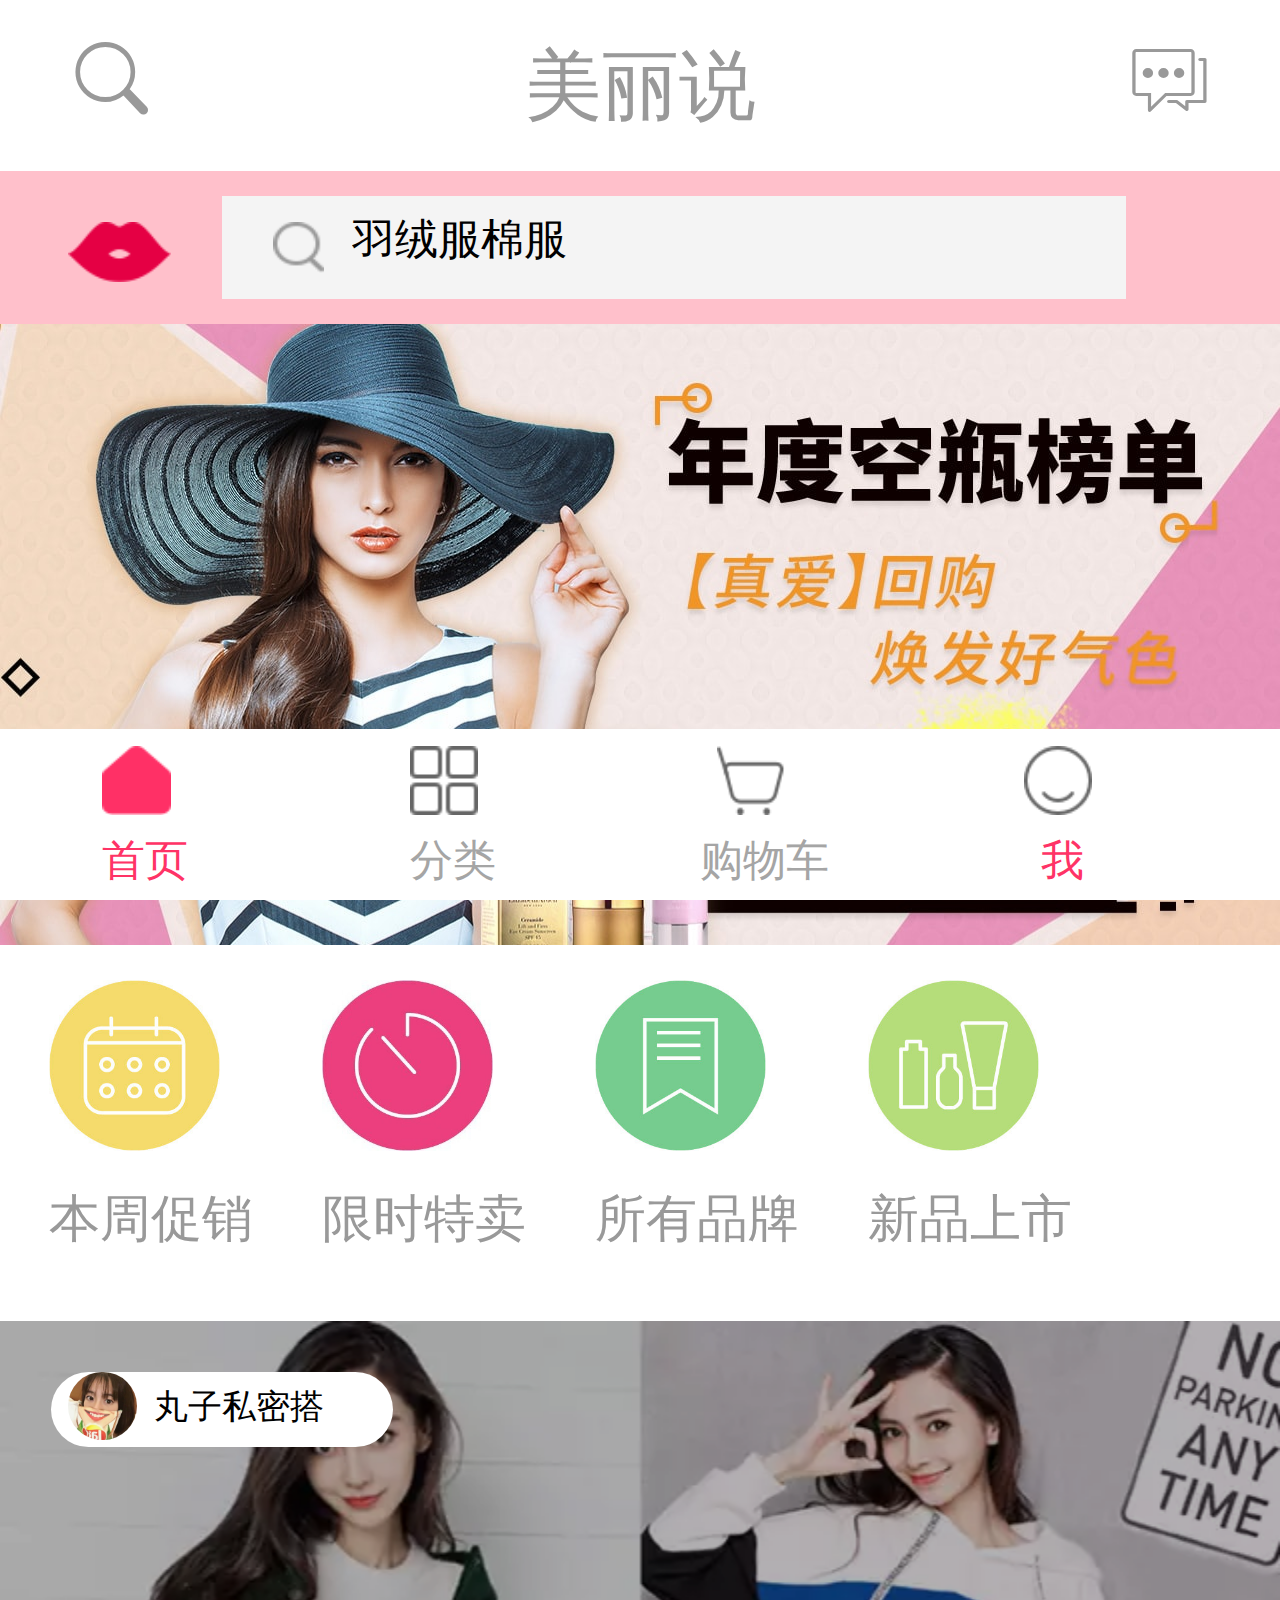
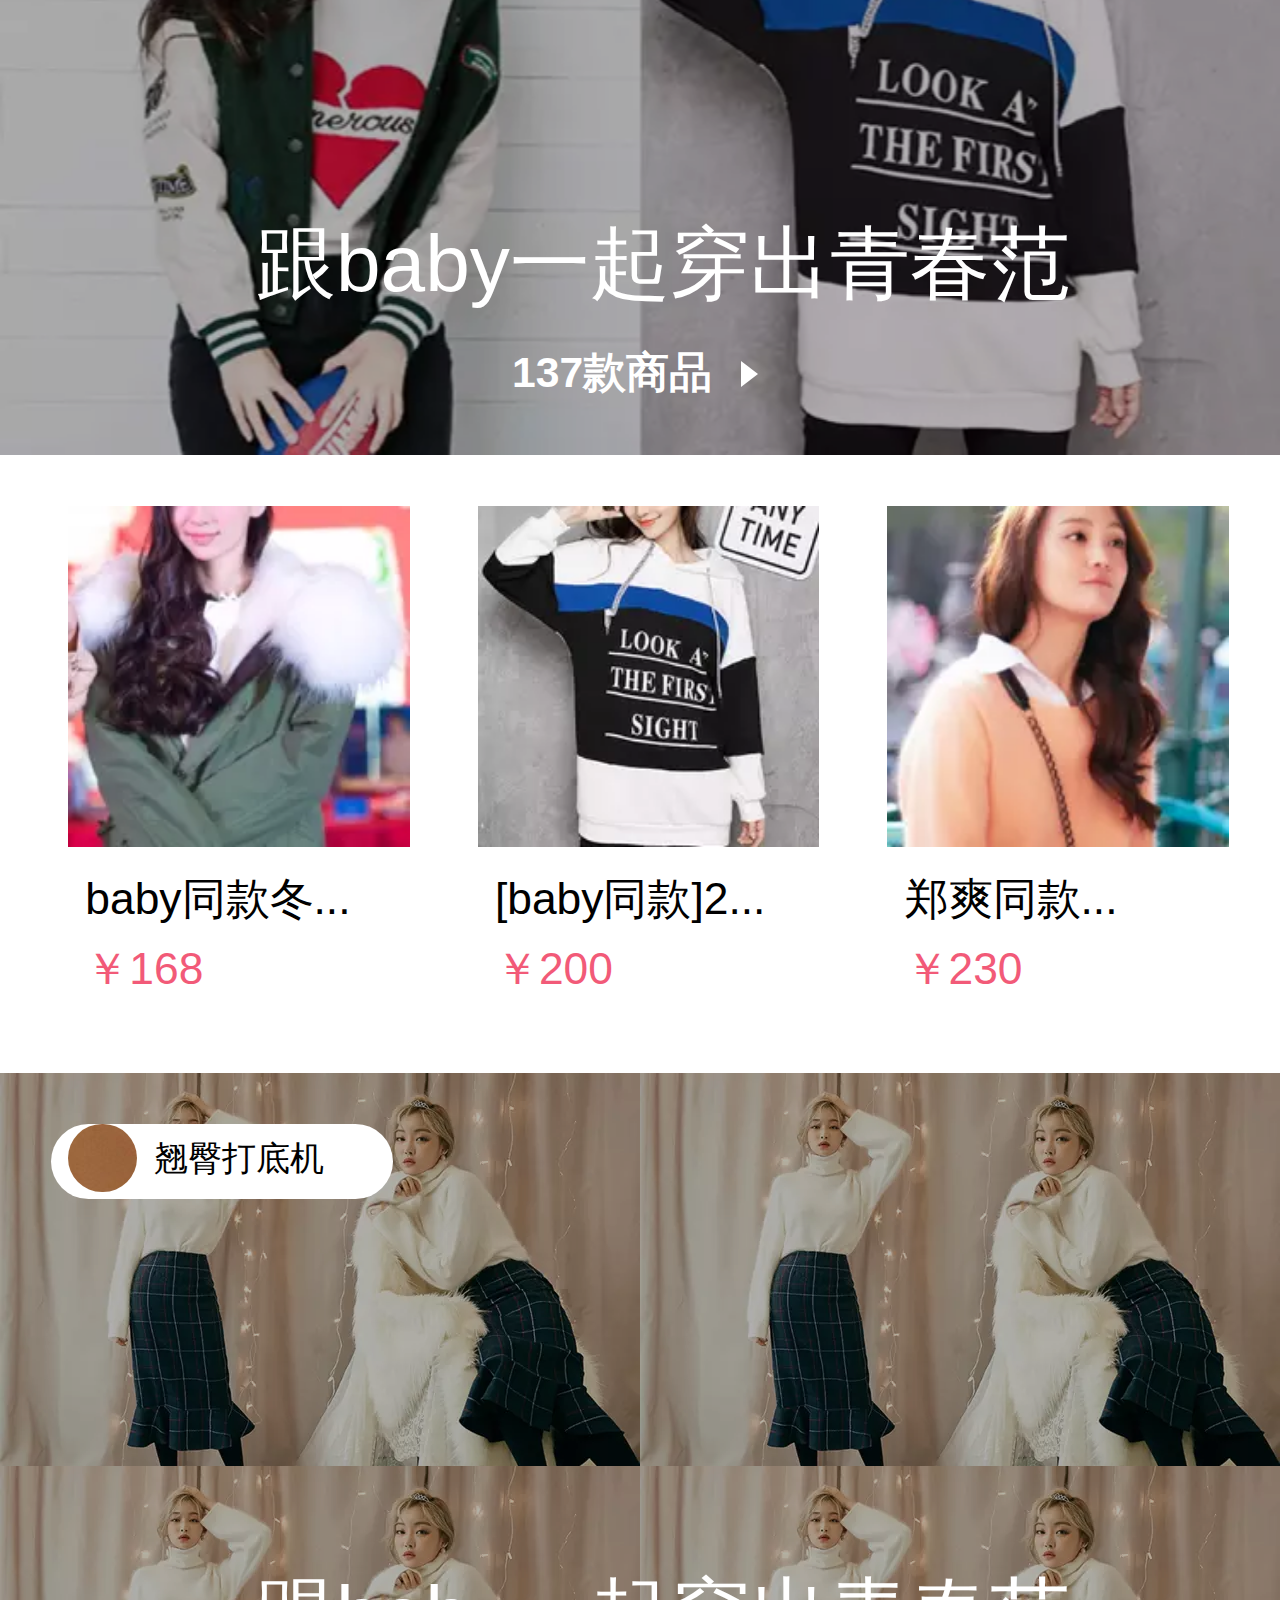
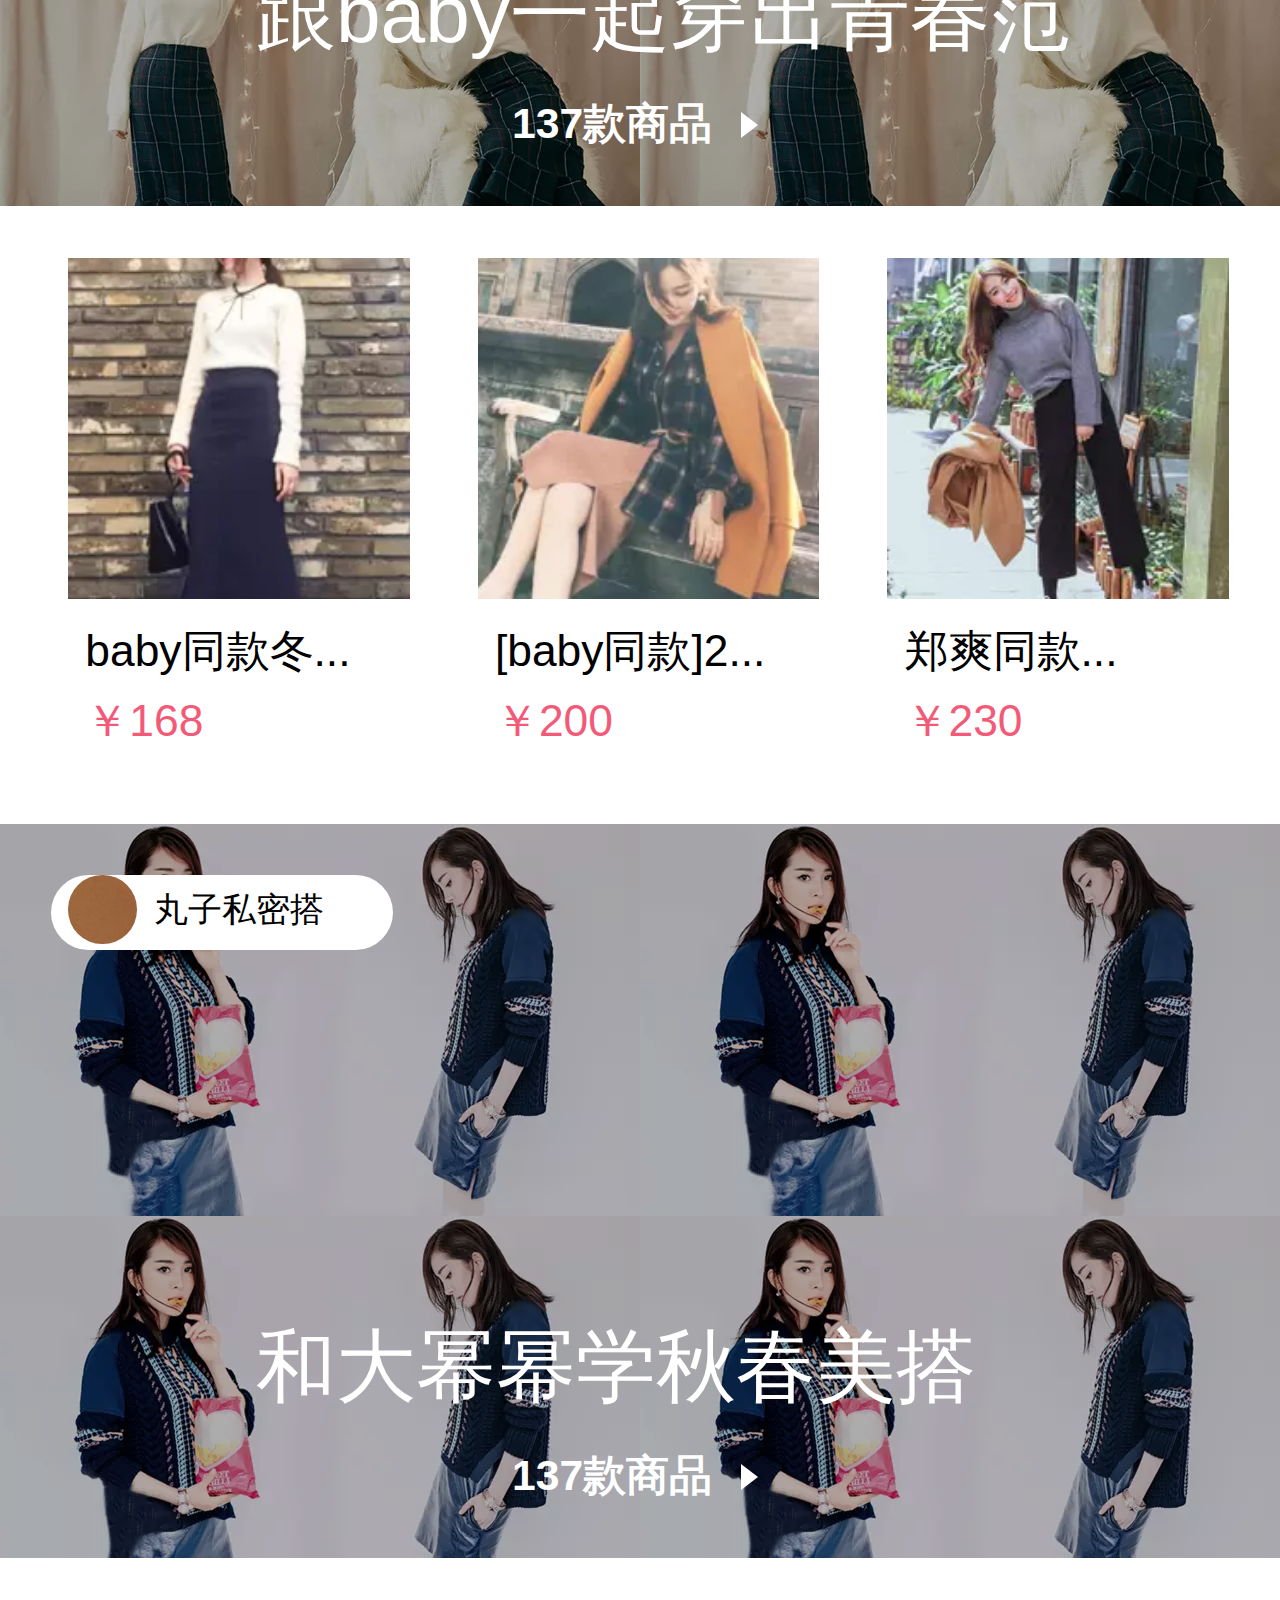
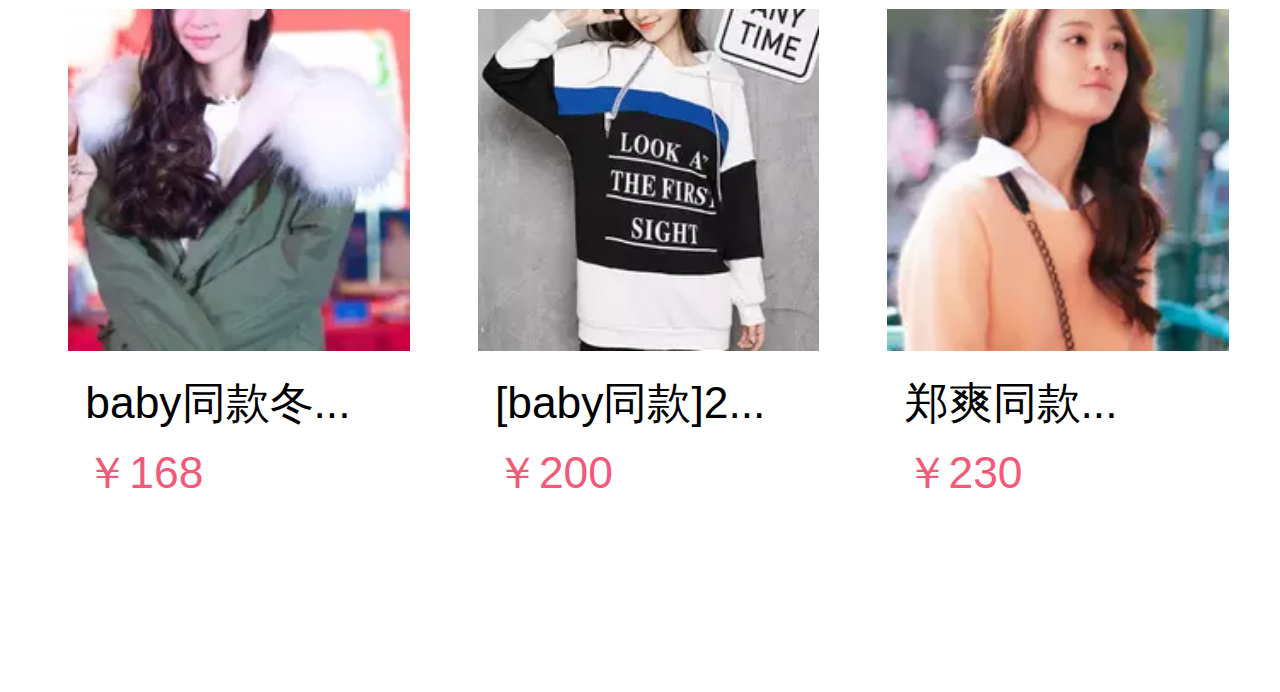
<file: index.html>
<!doctype html>
<html lang="en">
<head>
    <meta charset="UTF-8">
    <meta name="viewport"
          content="width=device-width, user-scalable=no, initial-scale=1.0, maximum-scale=1.0, minimum-scale=1.0">
    <meta http-equiv="X-UA-Compatible" content="ie=edge">
    <title>Document</title>
    <script src="js/jquery.js"></script>
    <script src="js/swiper.animate1.0.2.min (1).js"></script>
    <script src="js/swiper.jquery.js"></script>
    <script src="js/bili.js"></script>
    <link rel="stylesheet" href="css/animate.min.css">
    <link rel="stylesheet" href="css/swiper.min.css">
    <link rel="stylesheet" href="css/index.css">
    <script>
        window.onload=function(){
            resize(750);
        }
    </script>
</head>
<body>
<div class="header">
    <div class="iconfont search"></div>
    <a href="reg.html"><div class="iconfont new"></div></a>
    <div class="zhong">美丽说</div>
</div>
<div class="sou">
    <img src="img/chun.png" alt="">
    <div class="searchs">
        <img src="img/search.png" alt="">
        <input type="text" value="羽绒服棉服"></div>
</div>
<div class="swiper-container">
    <div class="swiper-wrapper">
        <div class="swiper-slide"></div>
        <div class="swiper-slide"></div>
        <div class="swiper-slide"></div>
        <div class="swiper-slide"></div>
    </div>
    <div class="swiper-pagination"></div>
</div>
<ul class="xinpin">
    <li><a href="">本周促销</a></li>
    <li><a href="">限时特卖</a></li>
    <li><a href="">所有品牌</a></li>
    <li><a href="">新品上市</a></li>
</ul>
<div class="yong">
    <a href="list.html"><div class="zhezhao"> </div></a>
    <div class="da">
        <span class="pingtu"></span>
        <span class="pingzi">丸子私密搭</span>
    </div>
    <p class="yongzi">跟baby一起穿出青春范</p>
    <p class="yongzi1">137款商品
    <i class="icon"></i></p>
</div>
<div class="shop">
    <div class="shop1">
        <img src="img/shop1.png_200x200.v1cAC.70.webp" alt="">
        <p><a href="">baby同款冬...</a></p>
        <span>￥168</span>
    </div>
    <div class="shop1">
        <img src="img/shop2.jpg_200x200.v1cAC.70.webp" alt="">
        <p><a href="">[baby同款]2...</a></p>
        <span>￥200</span>
    </div>
    <div class="shop1">
        <img src="img/shop3.png_200x200.v1cAC.70.webp" alt="">
        <p><a href="">郑爽同款...</a></p>
        <span>￥230</span>
    </div>
</div>



<div class="yong yong1">
    <div class="zhezhao"> </div>
    <div class="da">
        <span class="pingtu pingtu1"></span>
        <span class="pingzi">翘臀打底机</span>
    </div>
    <p class="yongzi">跟baby一起穿出青春范</p>
    <p class="yongzi1">137款商品
        <i class="icon"></i></p>
</div>
<div class="shop">
    <div class="shop1">
        <img src="img/shop4.png_200x200.v1cAC.70.webp" alt="">
        <p><a href="">baby同款冬...</a></p>
        <span>￥168</span>
    </div>
    <div class="shop1">
        <img src="img/shop5.png_200x200.v1cAC.70.webp" alt="">
        <p><a href="">[baby同款]2...</a></p>
        <span>￥200</span>
    </div>
    <div class="shop1">
        <img src="img/shop6.jpg_200x200.v1cAC.70.webp" alt="">
        <p><a href="">郑爽同款...</a></p>
        <span>￥230</span>
    </div>
</div>


<div class="yong yong1 yong3">
    <div class="zhezhao"> </div>
    <div class="da">
        <span class="pingtu pingtu1"></span>
        <span class="pingzi">丸子私密搭</span>
    </div>
    <p class="yongzi">和大幂幂学秋春美搭</p>
    <p class="yongzi1">137款商品
        <i class="icon"></i></p>
</div>
<div class="shop shops">
    <div class="shop1">
        <img src="img/shop1.png_200x200.v1cAC.70.webp" alt="">
        <p><a href="">baby同款冬...</a></p>
        <span>￥168</span>
    </div>
    <div class="shop1">
        <img src="img/shop2.jpg_200x200.v1cAC.70.webp" alt="">
        <p><a href="">[baby同款]2...</a></p>
        <span>￥200</span>
    </div>
    <div class="shop1">
        <img src="img/shop3.png_200x200.v1cAC.70.webp" alt="">
        <p><a href="">郑爽同款...</a></p>
        <span>￥230</span>
    </div>
</div>
<footer>
    <div class="foot">
        <div class="foot1">
            <img src="img/index.png" alt="">
            <p><a href="">首页</a></p>
        </div>
        <div class="foot1 foot2">
            <img src="img/2.png" alt="">
            <p><a href="">分类</a></p>
        </div>
        <div class="foot1 foot2 foot3">
            <img src="img/3.png" alt="">
            <p><a href="">购物车</a></p>
        </div>
        <div class="foot1 foot2 foot4">
            <a href="about.html"><img src="img/4.png" alt=""></a>
            <p>我</p>
        </div>
    </div>
</footer>
</body>
<script>
    var swiper = new Swiper('.swiper-container',{
                pagination: '.swiper-pagination'
            }
    )
</script>
</html>
</file>
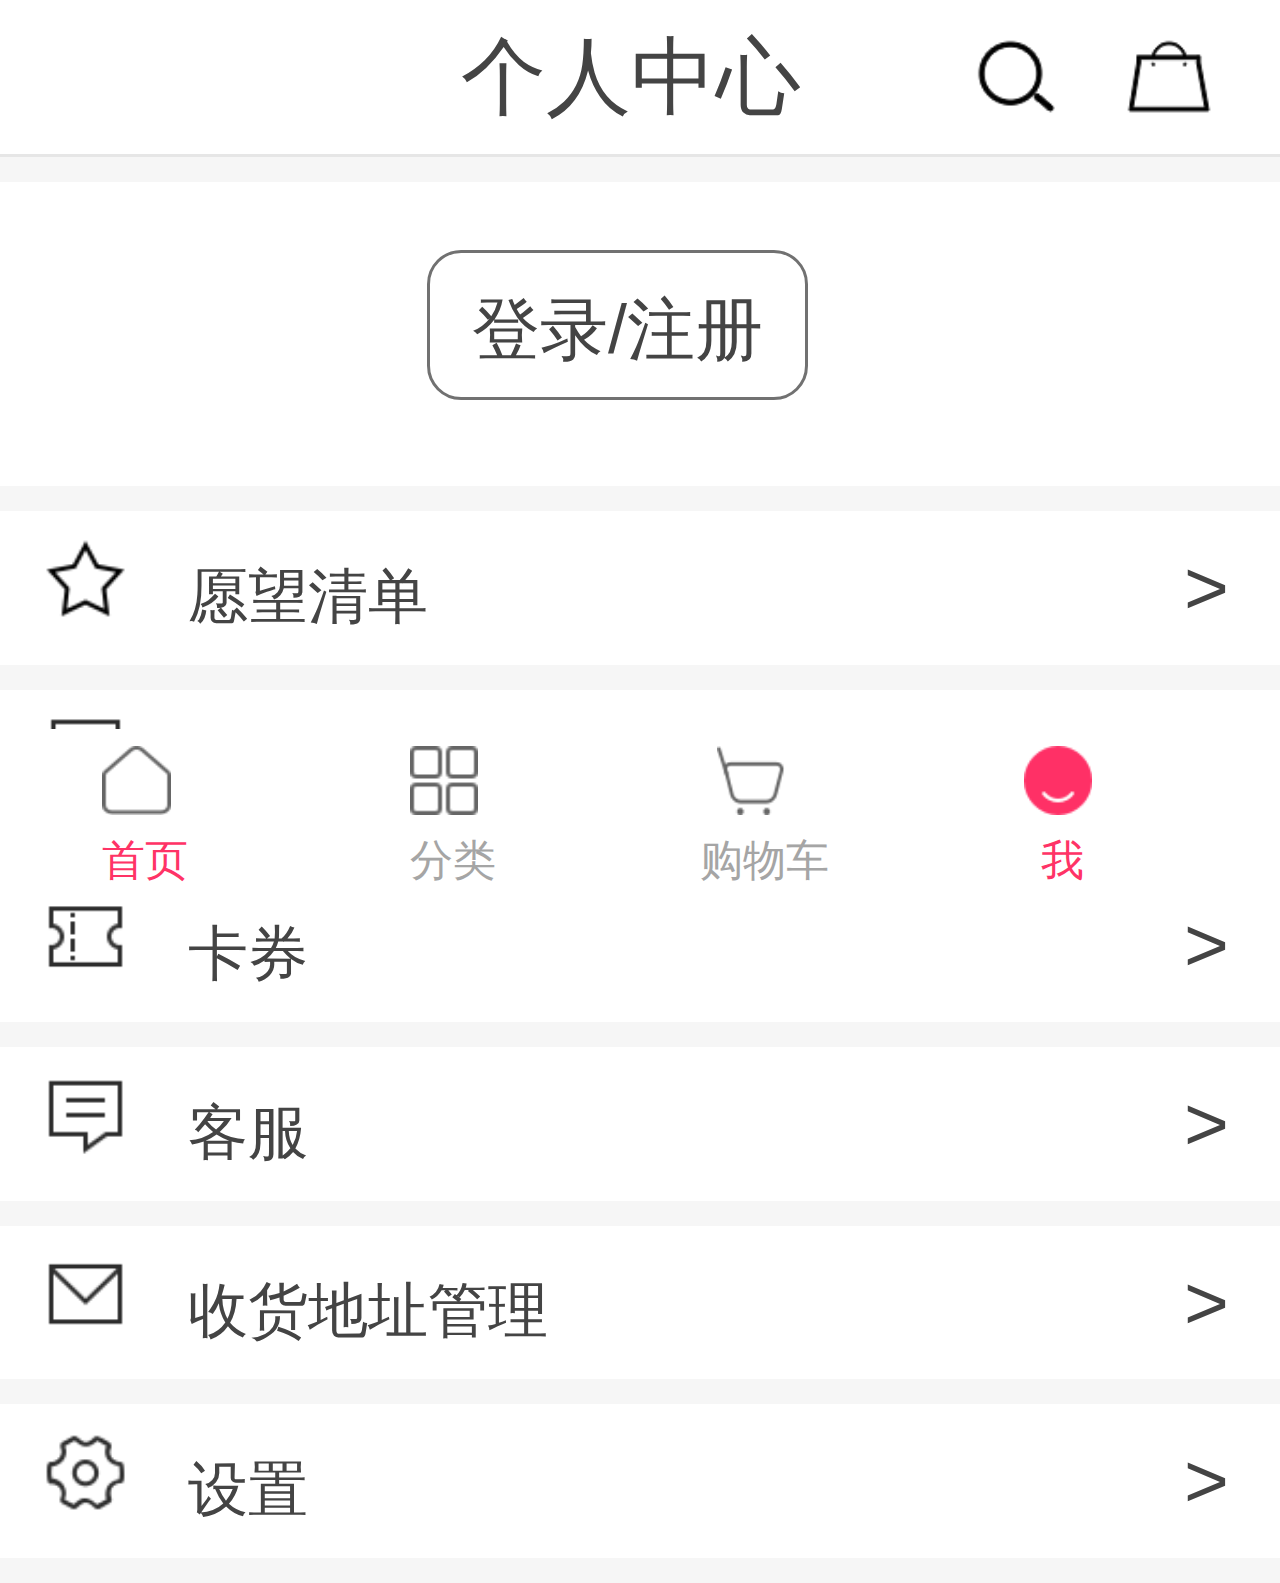
<file: about.html>
<!doctype html>
<html lang="en">
<head>
    <meta charset="UTF-8">
    <meta name="viewport"
          content="width=device-width, user-scalable=no, initial-scale=1.0, maximum-scale=1.0, minimum-scale=1.0">
    <meta http-equiv="X-UA-Compatible" content="ie=edge">
    <title>Document</title>
    <script src="js/jquery.js"></script>
    <script src="js/swiper.animate1.0.2.min (1).js"></script>
    <script src="js/swiper.jquery.js"></script>
    <script src="js/bili.js"></script>
    <link rel="stylesheet" href="css/animate.min.css">
    <link rel="stylesheet" href="css/swiper.min.css">
    <link rel="stylesheet" href="css/index.css">
    <script>
        window.onload=function(){
            resize(750);
        }
    </script>
</head>
<body>
<header>
 <span class="personal">个人中心</span>
    <img src="img/search_icon.png" alt="" class="search1">
    <img src="img/cart_icon.png" alt="" class="cart">
</header>
<div class="abfenge"></div>
<div class="ablogin"><a href="login.html">登录/注册</a></div>
<div class="abfenge1"></div>
<div class="abxin">
    <img src="img/wish.png" alt="">
    <p>愿望清单</p>
    <span> <a href="login.html">></a> </span>
</div>
<div class="abxin">
    <img src="img/wish1.png" alt="">
    <p>订单</p>
    <span><a href="login.html"> > </a></span>
</div>
<div class="abxin">
    <img src="img/wish2.png" alt="">
    <p>卡券</p>
    <span><a href="login.html">></a>  </span>
</div>
<div class="abxin">
    <img src="img/wish3.png" alt="">
    <p>客服</p>
    <span><a href="login.html">></a>  </span>
</div>
<div class="abxin">
    <img src="img/wish4.png" alt="">
    <p>收货地址管理</p>
    <span><a href="login.html"> > </a></span>
</div>
<div class="abxin">
    <img src="img/wish5.png" alt="">
    <p>设置</p>
    <span><a href="login.html">></a>  </span>
</div>

<footer>
    <div class="foot">
        <div class="foot1 foot2">
            <a href="index.html"><img src="img/indexs.png" alt=""></a>
            <p>首页</p>
        </div>
        <div class="foot1 foot2">
            <img src="img/2.png" alt="">
            <p><a href="">分类</a></p>
        </div>
        <div class="foot1 foot2 foot3">
            <img src="img/3.png" alt="">
            <p><a href="">购物车</a></p>
        </div>
        <div class="foot1 foot2 foot4">
            <img src="img/me.png" alt="">
            <p><a href="">我</a></p>
        </div>
    </div>
</footer>
</body>
</html>
</file>
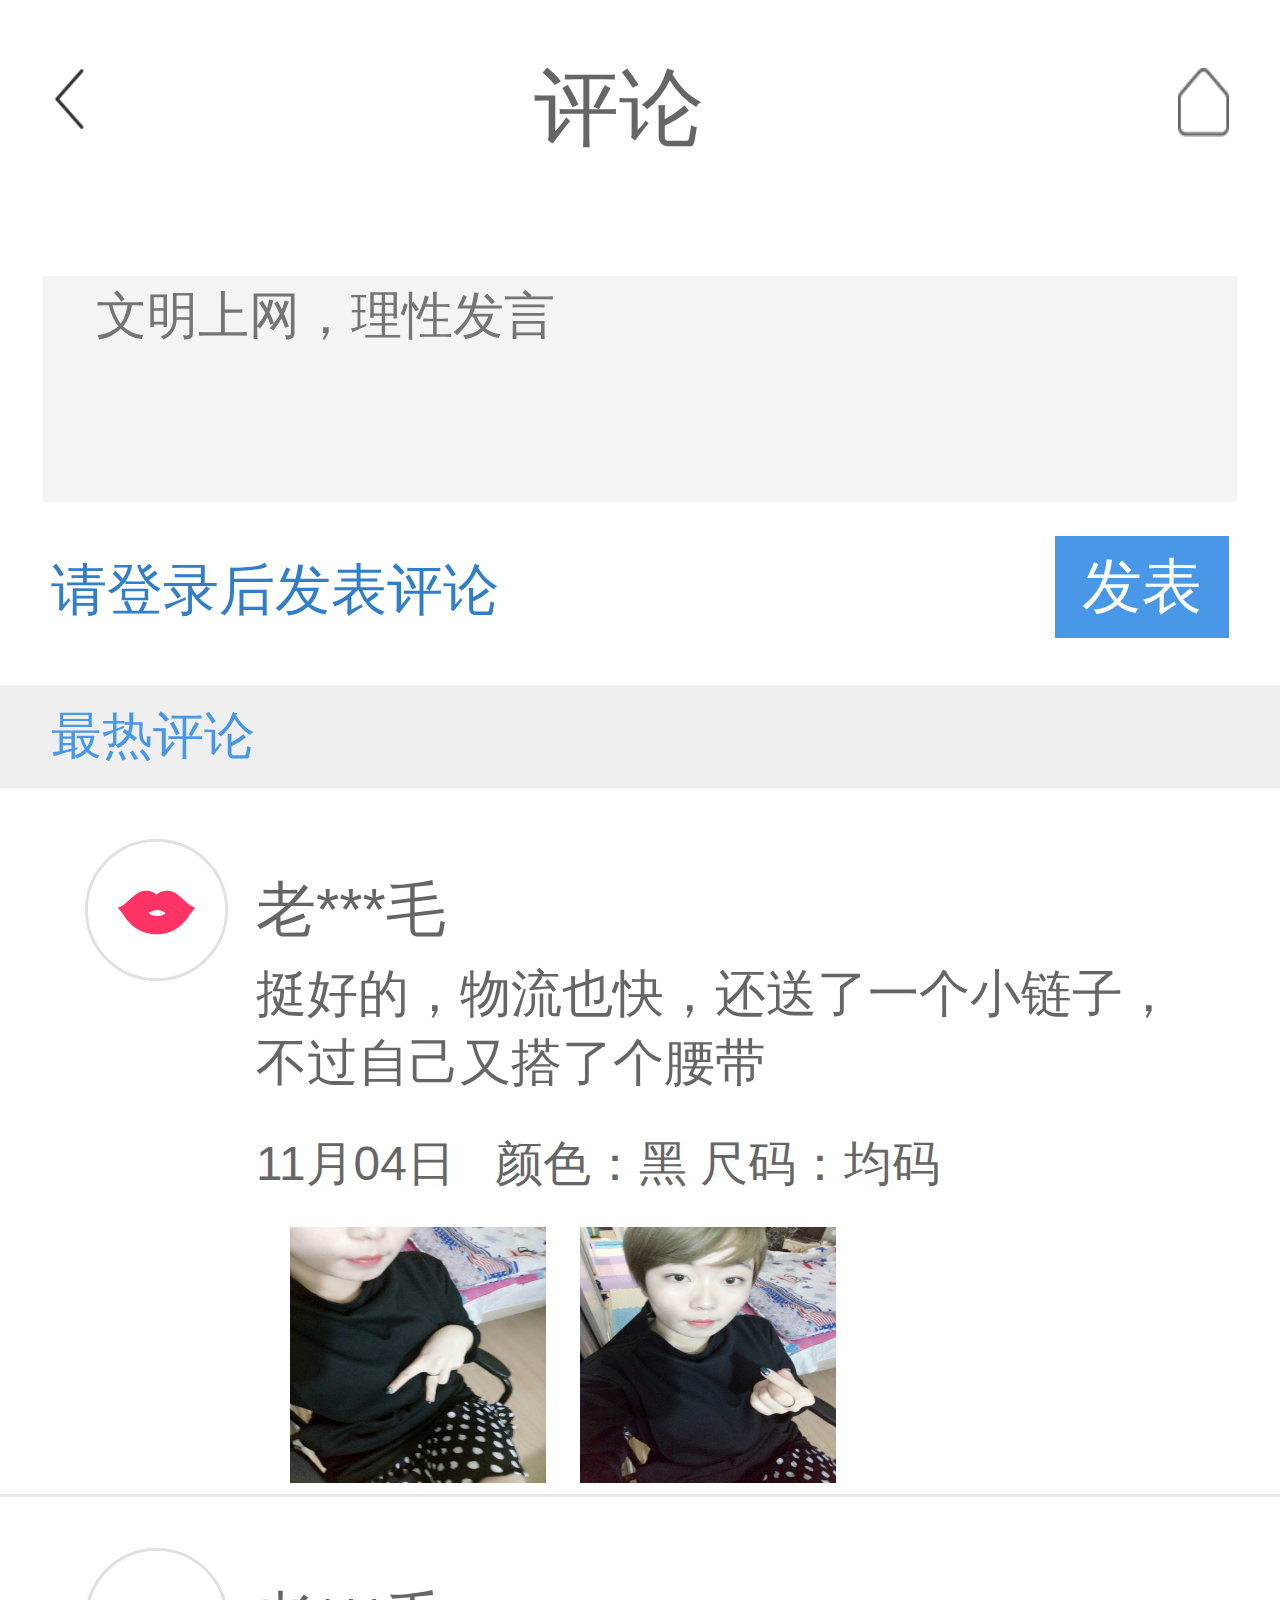
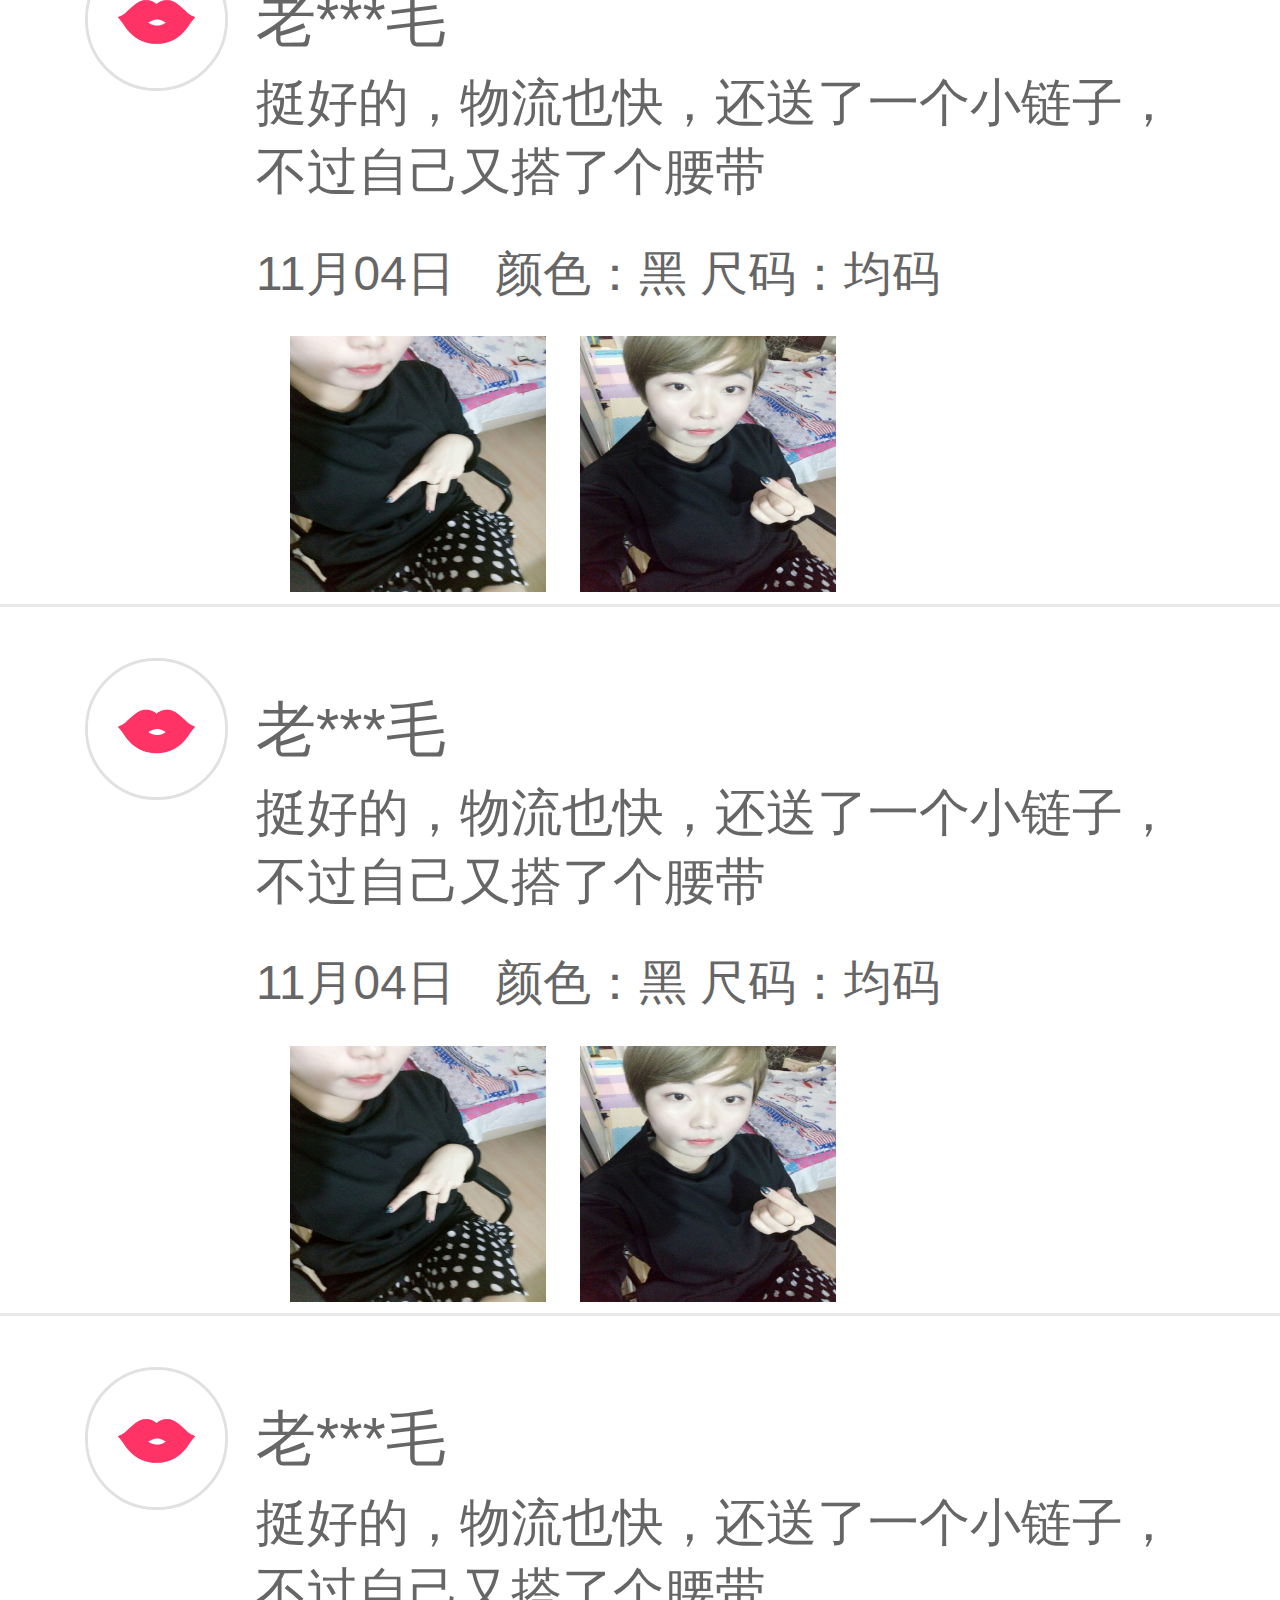
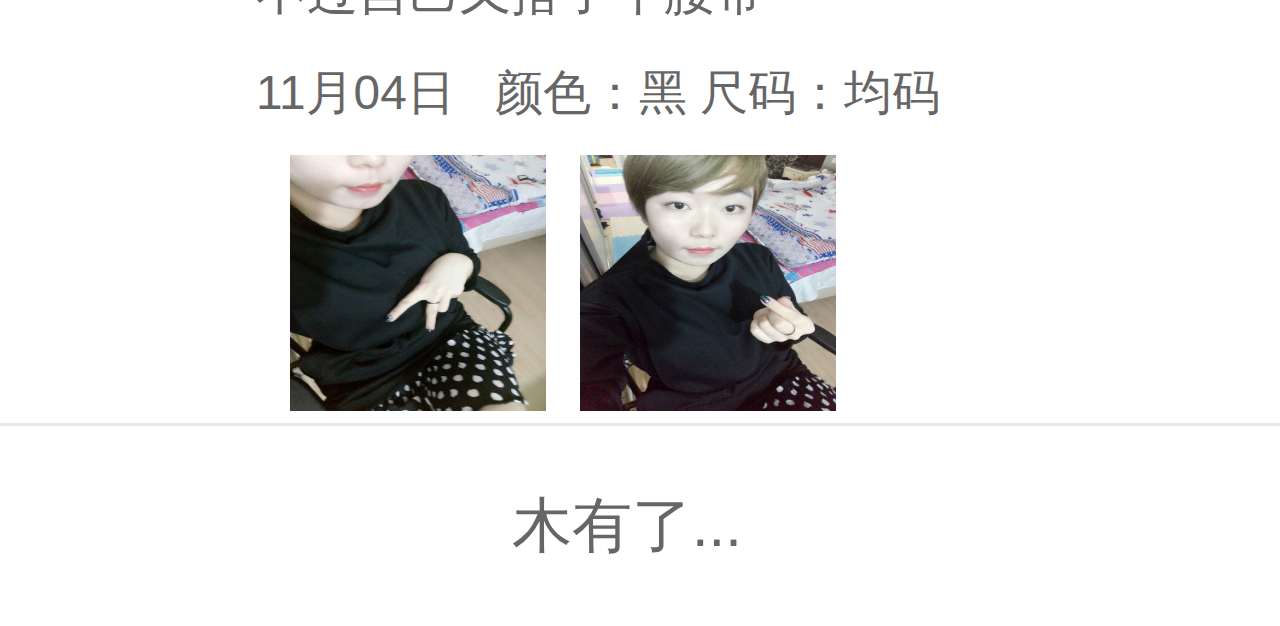
<file: comment.html>
<!doctype html>
<html lang="en">
<head>
    <meta charset="UTF-8">
    <meta name="viewport"
          content="width=device-width, user-scalable=no, initial-scale=1.0, maximum-scale=1.0, minimum-scale=1.0">
    <meta http-equiv="X-UA-Compatible" content="ie=edge">
    <title>Document</title>
    <script src="js/jquery.js"></script>
    <script src="js/swiper.animate1.0.2.min (1).js"></script>
    <script src="js/swiper.jquery.js"></script>
    <script src="js/bili.js"></script>
    <link rel="stylesheet" href="css/animate.min.css">
    <link rel="stylesheet" href="css/swiper.min.css">
    <link rel="stylesheet" href="css/index.css">
    <script>
        window.onload=function(){
            resize(750);
        }
    </script>
</head>
<body>
<div class="coheader">
    <a href="show.html"><img src="img/back.png" alt=""></a>
    <span class="comment">评论</span>
    <a href="index.html"><img src="img/indexs.png" alt="" class="coindex"></a>
</div>
<div class="commentss">
    <textarea name="" id="" cols="30" rows="10" placeholder="文明上网，理性发言"></textarea>
</div>
<p class="comment_zi">请登录后发表评论</p>
<div class="fabiao">发表</div>
<div class="hot">最热评论</div>
<div class="co_coment">
    <div class="cotou">
        <img src="img/cotou.png" alt="">
    </div>
    <div class="colun">
        <p class="couser">老***毛</p>
        <p class="cocon"> 挺好的，物流也快，还送了一个小链子，不过自己又搭了个腰带</p>
        <p class="cotime">11月04日 &nbsp&nbsp颜色：黑&nbsp尺码：均码</p>
        <img src="img/aa.jpg" alt="">
        <img src="img/bb.jpg" alt="">
    </div>

</div>

<div class="co_coment">
    <div class="cotou">
        <img src="img/cotou.png" alt="">
    </div>
    <div class="colun">
        <p class="couser">老***毛</p>
        <p class="cocon"> 挺好的，物流也快，还送了一个小链子，不过自己又搭了个腰带</p>
        <p class="cotime">11月04日 &nbsp&nbsp颜色：黑&nbsp尺码：均码</p>
        <img src="img/aa.jpg" alt="">
        <img src="img/bb.jpg" alt="">
    </div>

</div>
<div class="co_coment">
    <div class="cotou">
        <img src="img/cotou.png" alt="">
    </div>
    <div class="colun">
        <p class="couser">老***毛</p>
        <p class="cocon"> 挺好的，物流也快，还送了一个小链子，不过自己又搭了个腰带</p>
        <p class="cotime">11月04日 &nbsp&nbsp颜色：黑&nbsp尺码：均码</p>
        <img src="img/aa.jpg" alt="">
        <img src="img/bb.jpg" alt="">
    </div>
</div>

<div class="co_coment">
    <div class="cotou">
        <img src="img/cotou.png" alt="">
    </div>
    <div class="colun">
        <p class="couser">老***毛</p>
        <p class="cocon"> 挺好的，物流也快，还送了一个小链子，不过自己又搭了个腰带</p>
        <p class="cotime">11月04日 &nbsp&nbsp颜色：黑&nbsp尺码：均码</p>
        <img src="img/aa.jpg" alt="">
        <img src="img/bb.jpg" alt="">
    </div>
</div>
<p class="comeiyou">木有了...</p>
</body>
</html>
</file>
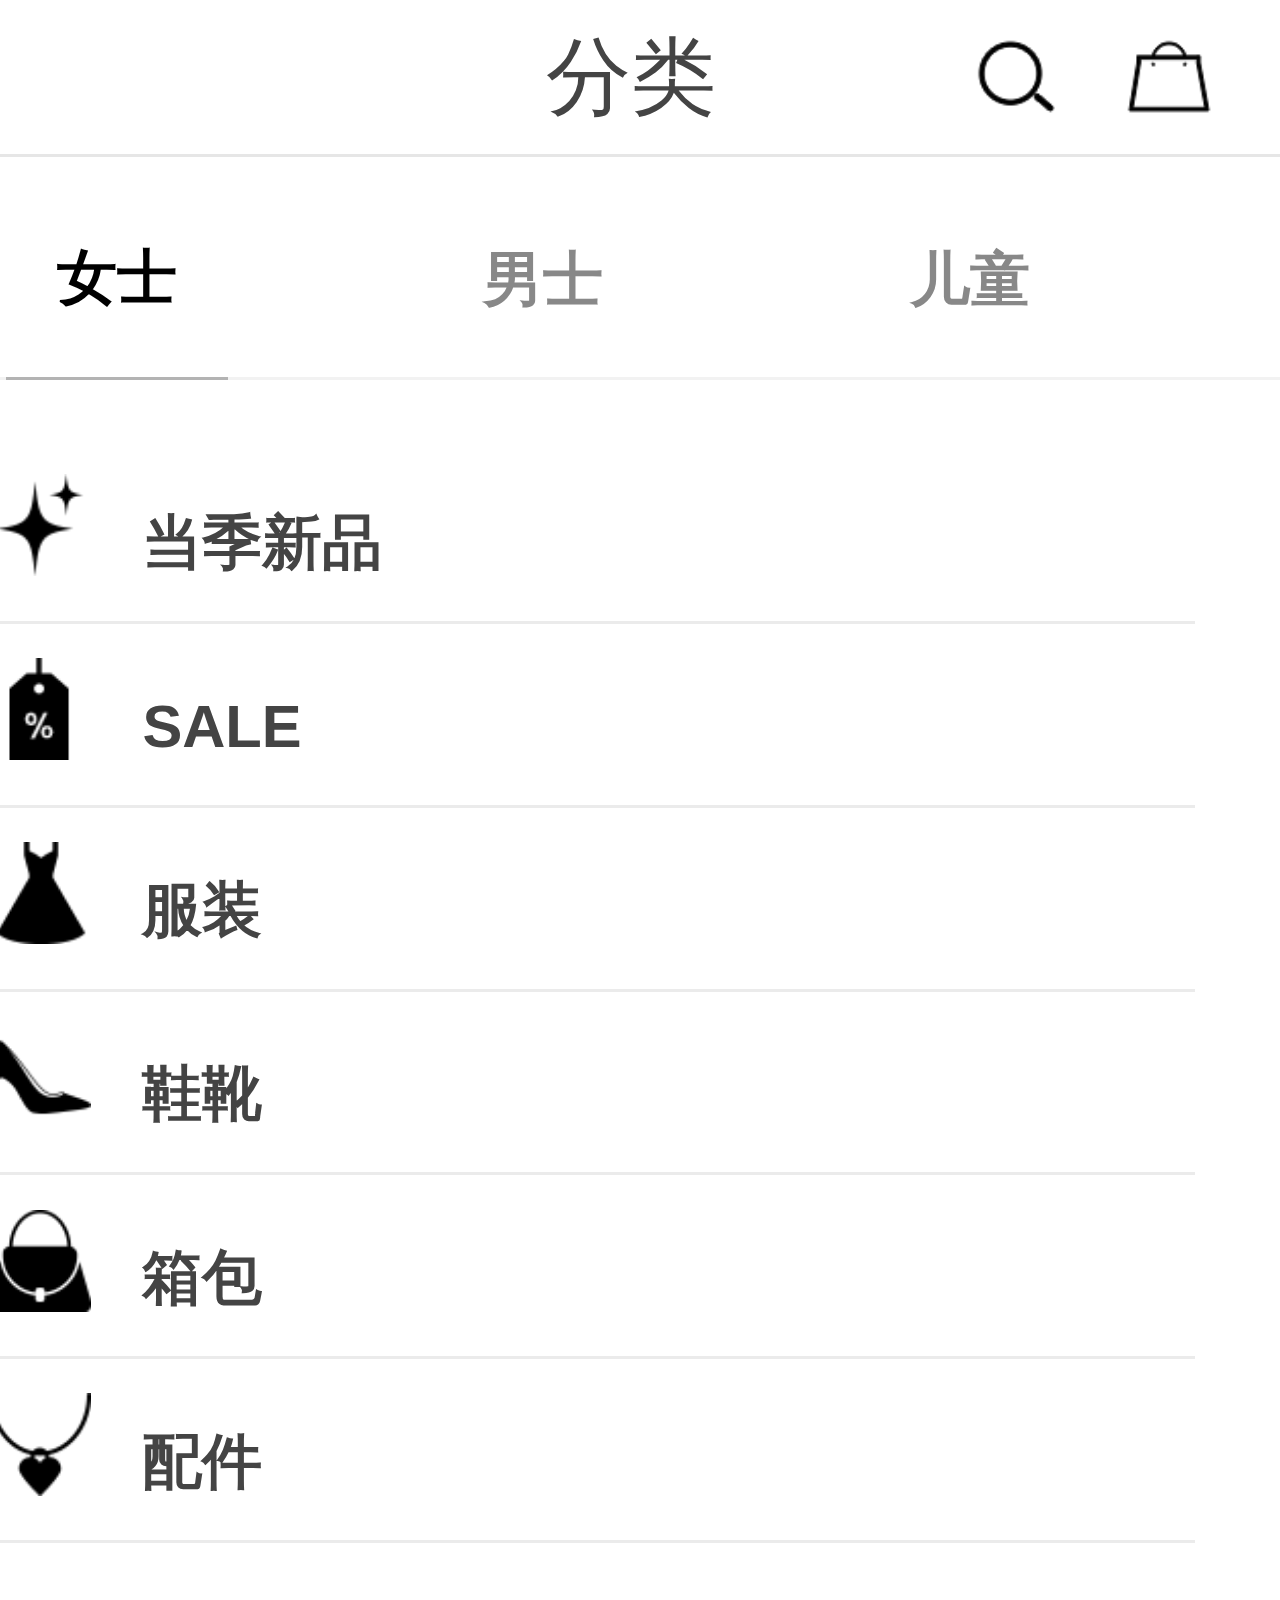
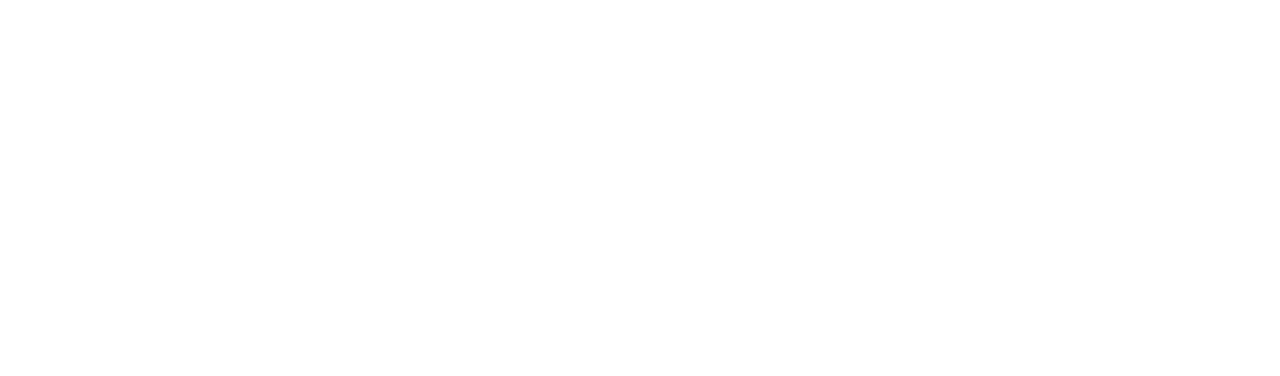
<file: fenlei.html>
<!doctype html>
<html lang="en">
<head>
    <meta charset="UTF-8">
    <meta name="viewport"
          content="width=device-width, user-scalable=no, initial-scale=1.0, maximum-scale=1.0, minimum-scale=1.0">
    <meta http-equiv="X-UA-Compatible" content="ie=edge">
    <title>Document</title>
    <script src="js/jquery.js"></script>
    <script src="js/swiper.animate1.0.2.min (1).js"></script>
    <script src="js/swiper.jquery.js"></script>
    <script src="js/bili.js"></script>
    <script src="js/index.js"></script>
    <link rel="stylesheet" href="css/animate.min.css">
    <link rel="stylesheet" href="css/swiper.min.css">
    <link rel="stylesheet" href="css/index.css">
    <script>
        window.onload=function(){
            resize(750);
        }
    </script>
</head>
<body>
<header>
    <span class="personal">分类</span>
    <img src="img/search_icon.png" alt="" class="search1">
    <img src="img/cart_icon.png" alt="" class="cart">
</header>
<ul class="menu">
    <li class="list active"><a href="javascript:;">女士</a></li>
    <li class="list"><a href="javascript:;">男士</a></li>
    <li class="list" ><a href="javascript:;">儿童</a></li>
</ul>
<div class="main">
 <ul class="menu_list">
     <li>
         <img src="img/c1.jpg" alt="">
         <p>当季新品</p>
         <!--<span><a href="login.html">></a>  </span>-->
     </li>
     <li>
         <img src="img/c2.jpg" alt="">
         <p>SALE</p>
         <!--<span><a href="login.html">></a>  </span>-->
     </li>
     <li>
         <img src="img/n1.jpg" alt="">
         <p>服装</p>
         <!--<span><a href="login.html">></a>  </span>-->
     </li>
     <li>
         <img src="img/n2.jpg" alt="">
         <p>鞋靴</p>
         <!--<span><a href="login.html">></a>  </span>-->
     </li>
     <li>
         <img src="img/n3.jpg" alt="">
         <p>箱包</p>
         <!--<span><a href="login.html">></a>  </span>-->
     </li>
     <li>
         <img src="img/n4.jpg" alt="">
         <p>配件</p>
         <!--<span><a href="login.html">></a>  </span>-->
     </li>

 </ul>



    <ul class="menu_list">
        <li>
            <img src="img/c1.jpg" alt="">
            <p>当季新品</p>
            <!--<span><a href="login.html">></a>  </span>-->
        </li>
        <li>
            <img src="img/c2.jpg" alt="">
            <p>SALE</p>
            <!--<span><a href="login.html">></a>  </span>-->
        </li>
        <li>
            <img src="img/nan1.jpg" alt="">
            <p>服装</p>
            <!--<span><a href="login.html">></a>  </span>-->
        </li>
        <li>
            <img src="img/nan2.jpg" alt="">
            <p>鞋靴</p>
            <!--<span><a href="login.html">></a>  </span>-->
        </li>
        <li>
            <img src="img/nan3.jpg" alt="">
            <p>箱包</p>
            <!--<span><a href="login.html">></a>  </span>-->
        </li>
        <li>
            <img src="img/nan5.jpg" alt="">
            <p>配件</p>
            <!--<span><a href="login.html">></a>  </span>-->
        </li>

    </ul>

    <ul class="menu_list">
        <li>
            <img src="img/c1.jpg" alt="">
            <p>当季新品</p>
            <!--<span><a href="login.html">></a>  </span>-->
        </li>
        <li>
            <img src="img/c2.jpg" alt="">
            <p>SALE</p>
            <!--<span><a href="login.html">></a>  </span>-->
        </li>
        <li>
            <img src="img/c3.jpg" alt="">
            <p>女童装</p>
            <!--<span><a href="login.html">></a>  </span>-->
        </li>
        <li>
            <img src="img/c4.jpg" alt="">
            <p>男童装</p>
            <!--<span><a href="login.html">></a>  </span>-->
        </li>
        <li>
            <img src="img/c5.jpg" alt="">
            <p>女童鞋</p>
            <!--<span><a href="login.html">></a>  </span>-->
        </li>
        <li>
            <img src="img/c6.jpg" alt="">
            <p>男童鞋</p>
            <!--<span><a href="login.html">></a>  </span>-->
        </li>
        <li>
            <img src="img/c7.jpg" alt="">
            <p>女童装饰</p>
            <!--<span><a href="login.html">></a>  </span>-->
        </li>
        <li>
            <img src="img/c8.jpg" alt="">
            <p>男童装饰</p>
            <!--<span><a href="login.html">></a>  </span>-->
        </li>

    </ul>
</div>
</body>
</html>
</file>
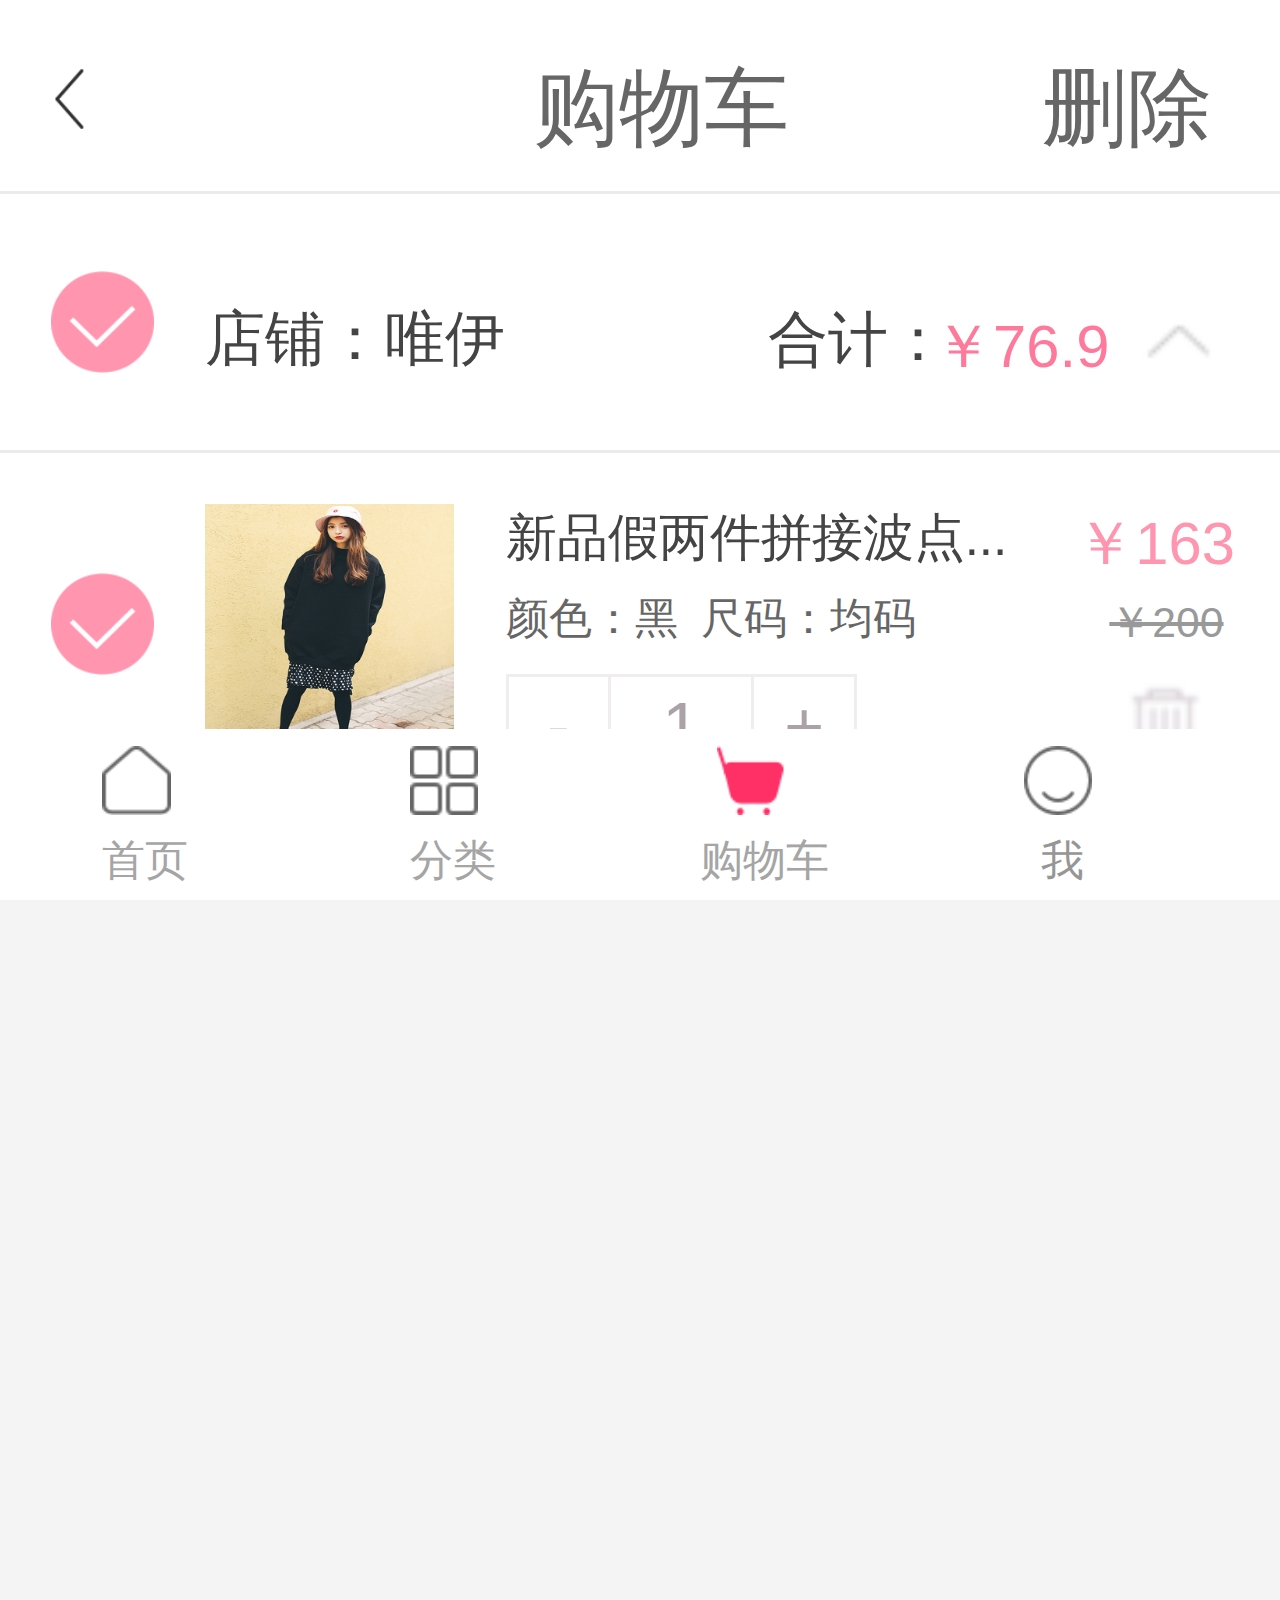
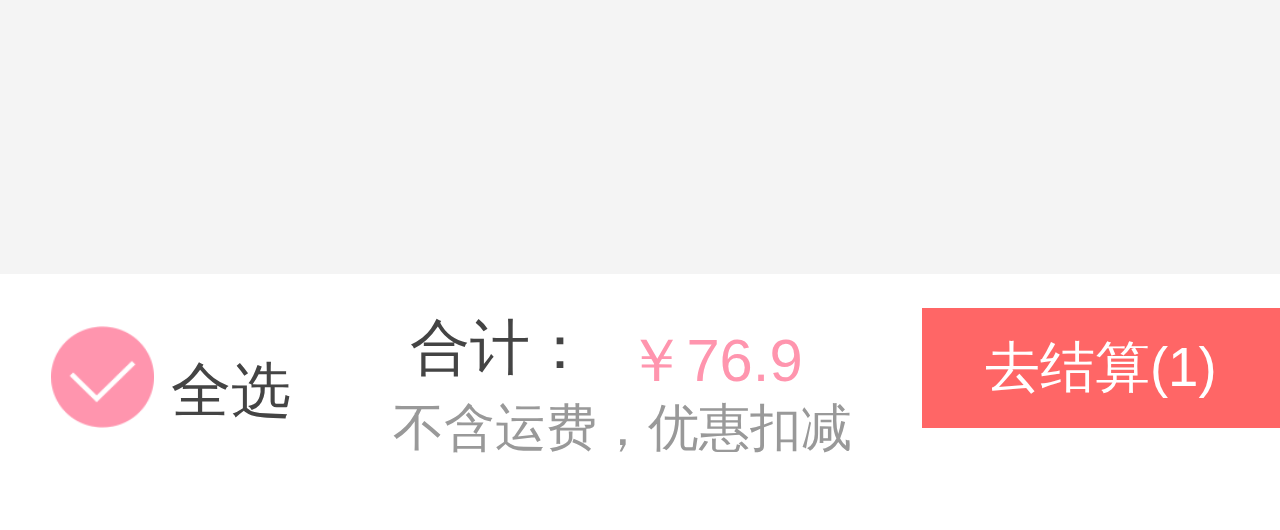
<file: gouwu.html>
<!doctype html>
<html lang="en">
<head>
    <meta charset="UTF-8">
    <meta name="viewport"
          content="width=device-width, user-scalable=no, initial-scale=1.0, maximum-scale=1.0, minimum-scale=1.0">
    <meta http-equiv="X-UA-Compatible" content="ie=edge">
    <title>Document</title>
    <script src="js/jquery.js"></script>
    <script src="js/swiper.animate1.0.2.min (1).js"></script>
    <script src="js/swiper.jquery.js"></script>
    <script src="js/bili.js"></script>
    <link rel="stylesheet" href="css/animate.min.css">
    <link rel="stylesheet" href="css/swiper.min.css">
    <link rel="stylesheet" href="css/index.css">
    <script>
        window.onload=function(){
            resize(750);
        }
    </script>
</head>
<body>
<div class="coheader coheader1">
    <a href="show.html"><img src="img/back.png" alt=""></a>
    <span class="comment">购物车</span>
   <span class="delete">删除</span>
</div>
<div class="go_gowu">
    <img src="img/godui.png" alt="">
    <p class="godian">店铺：唯伊</p>
    <div class="gojia">合计：<span>￥76.9</span></div>
    <a href=""><div class="gojian"></div></a>

</div>
<div class="gotu">
    <img src="img/godui.png" alt="">
    <img src="img/xiao.jpg" alt="" class="goxiao">
    <div class="middle">
        <p class="titles">新品假两件拼接波点...</p>
        <p class="cotimes">颜色：黑&nbsp&nbsp尺码：均码</p>
        <div class="cojian">-</div>
        <div class="cojian1">1</div>
        <div class="cojian2">+</div>
    </div>
    <div class="goright">
        <p>￥163</p>
        <s>￥200</s>
    </div>
    <div class="gode"></div>
</div>
<div class="kongbai"></div>
 <div class="gobuy">
     <img src="img/godui.png" alt="">
     <span>全选</span>
     <div class="goadd">合计：<span>￥76.9</span></div>
     <p>不含运费，优惠扣减</p>
     <div class="gojiesuan">去结算(1)</div>
 </div>
<footer>
    <div class="foot">
        <div class="foot1 foots">
            <img src="img/indexs.png" alt="">
            <p><a href="">首页</a></p>
        </div>
        <div class="foot1 foot2">
            <img src="img/2.png" alt="">
            <p><a href="">分类</a></p>
        </div>
        <div class="foot1 foot2 foot3">
            <img src="img/buyy.png" alt="">
            <p class="goche"><a href="">购物车</a></p>
        </div>
        <div class="foot1 foot2 foot4">
            <a href="about.html"><img src="img/4.png" alt=""></a>
            <p class="me">我</p>
        </div>
    </div>
</footer>
</body>
</html>
</file>
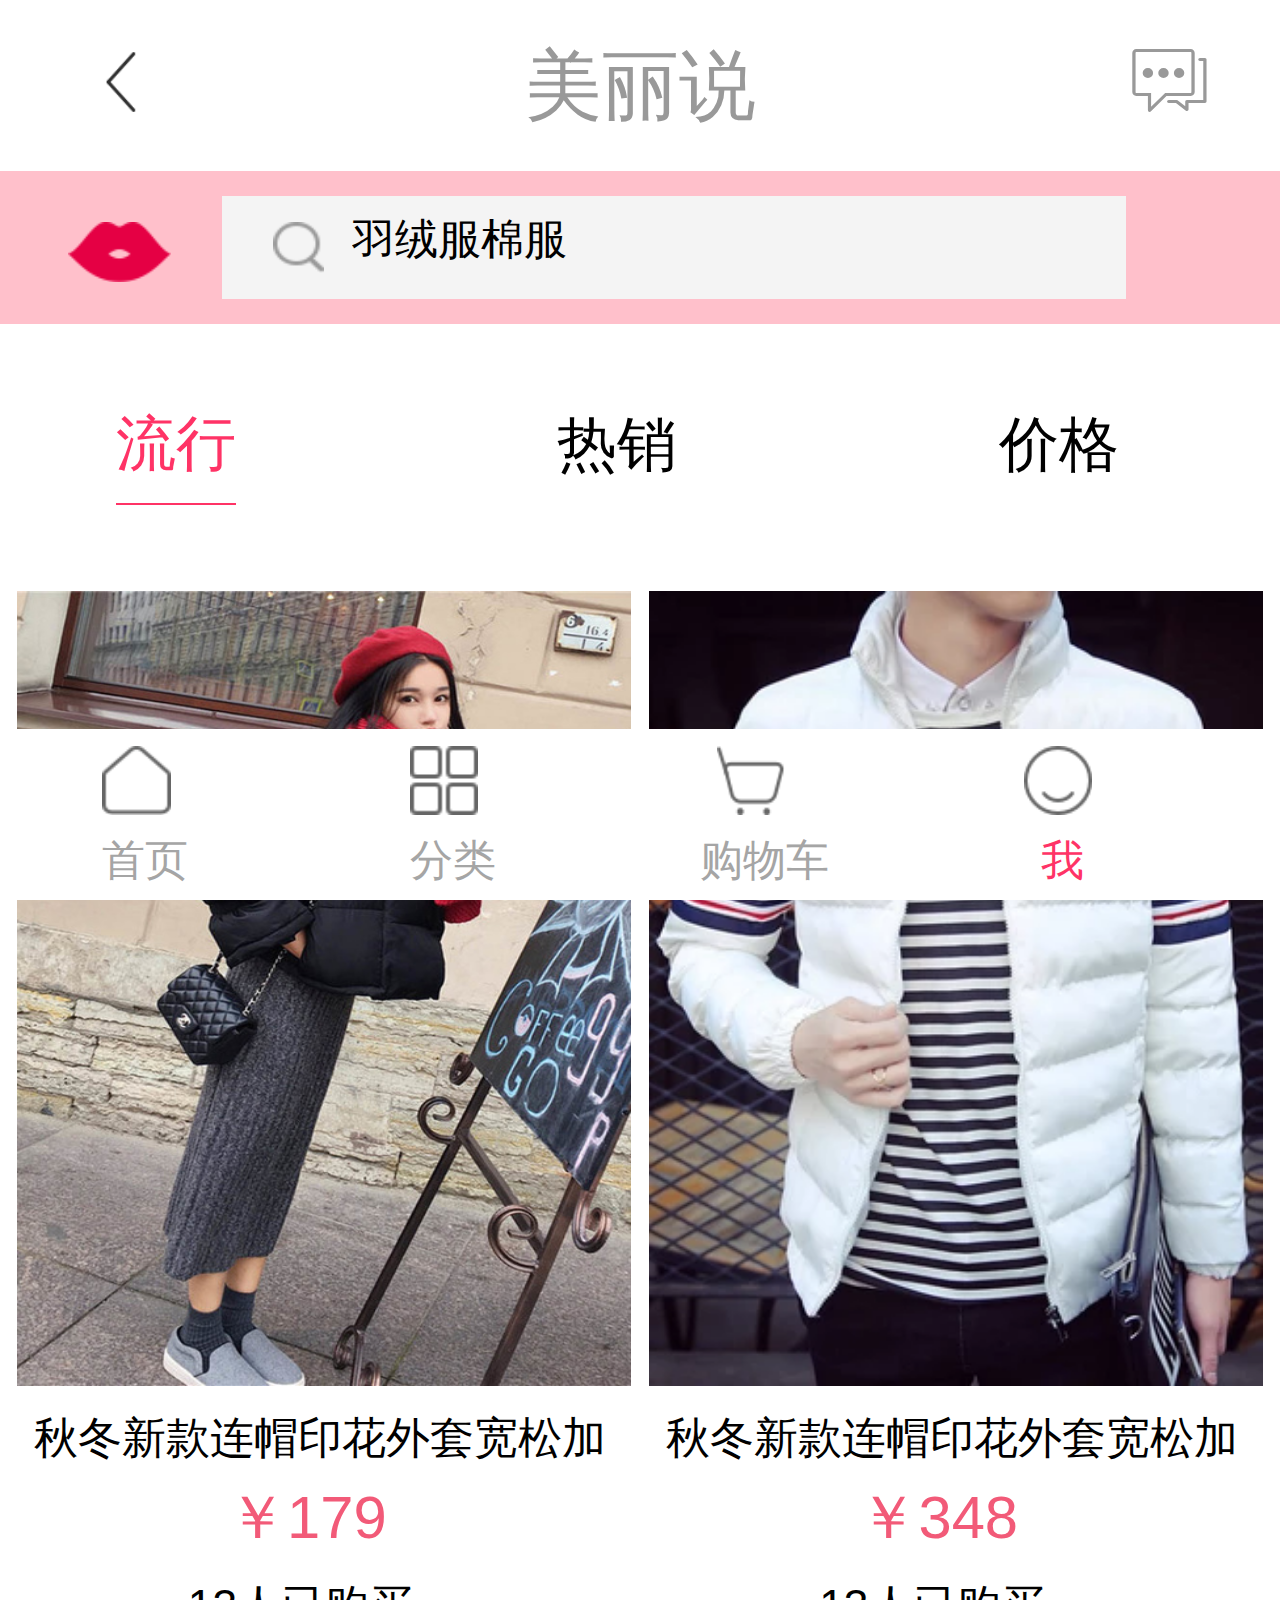
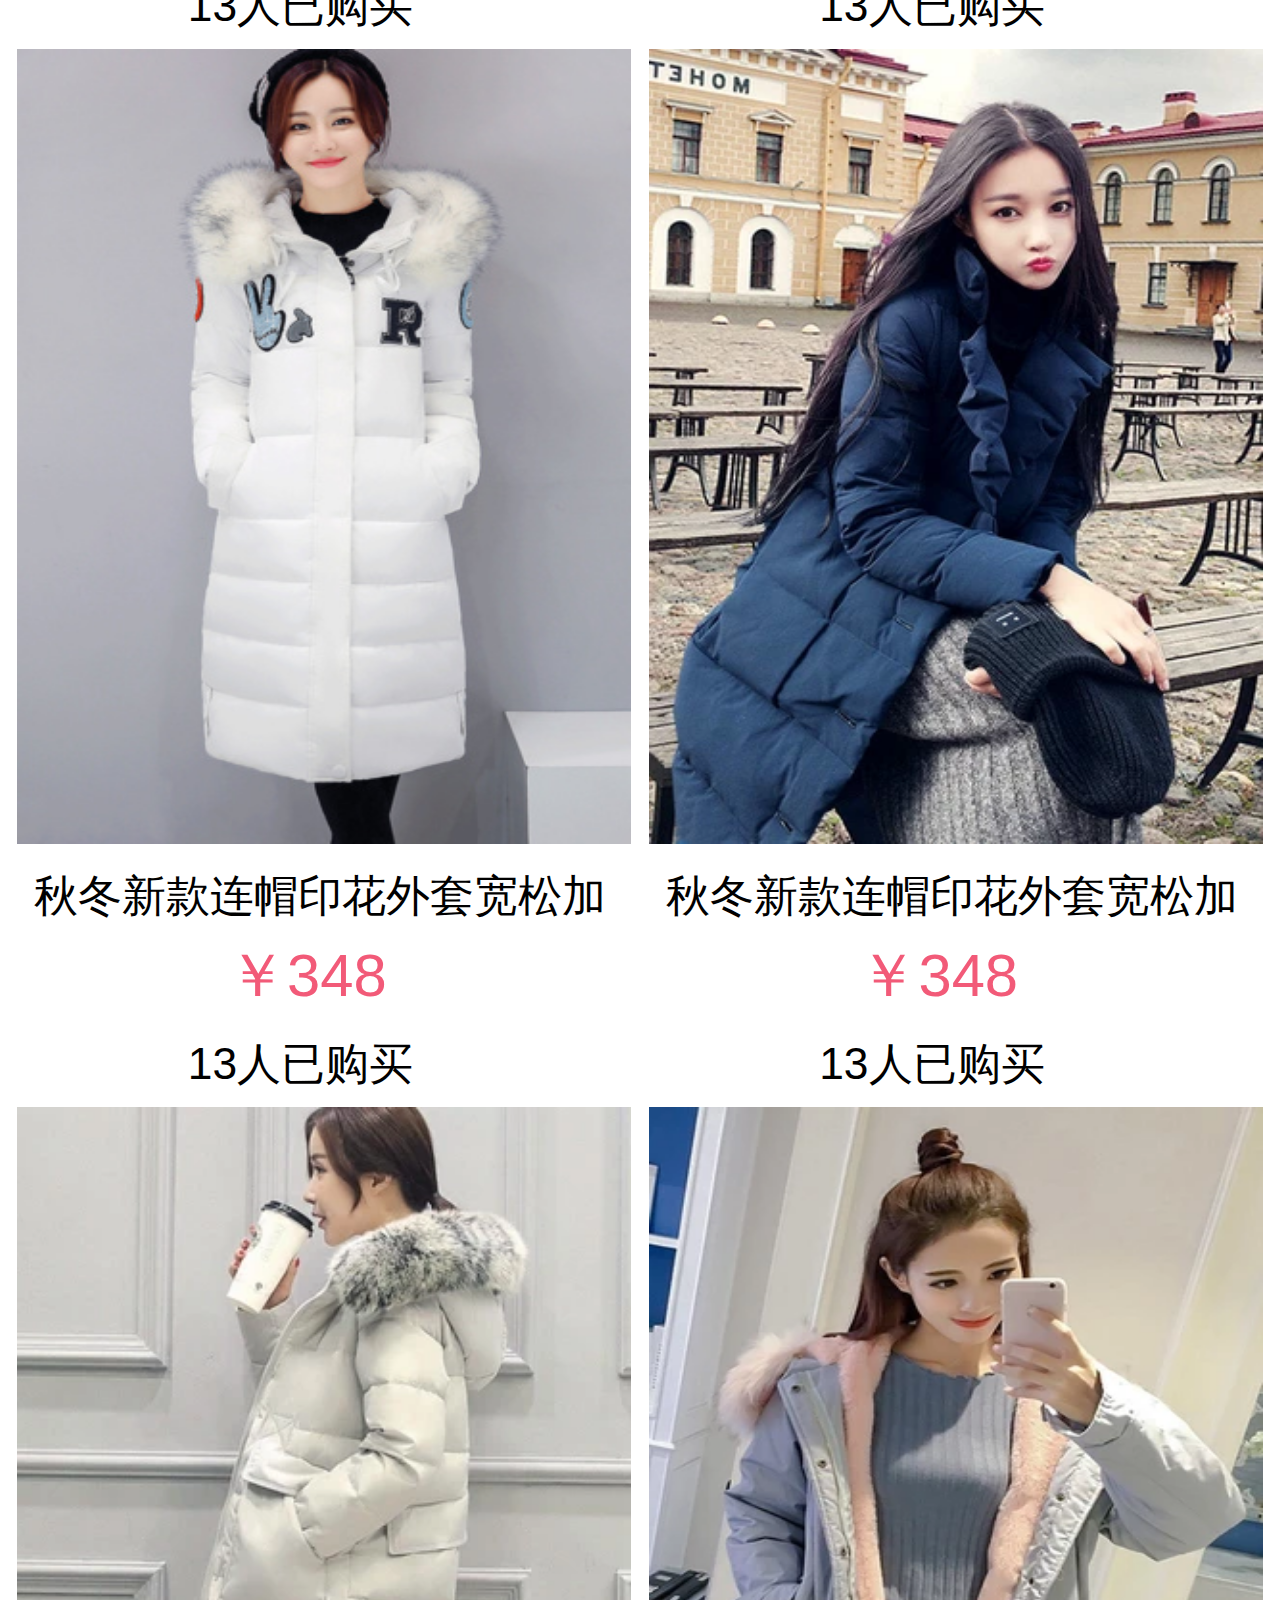
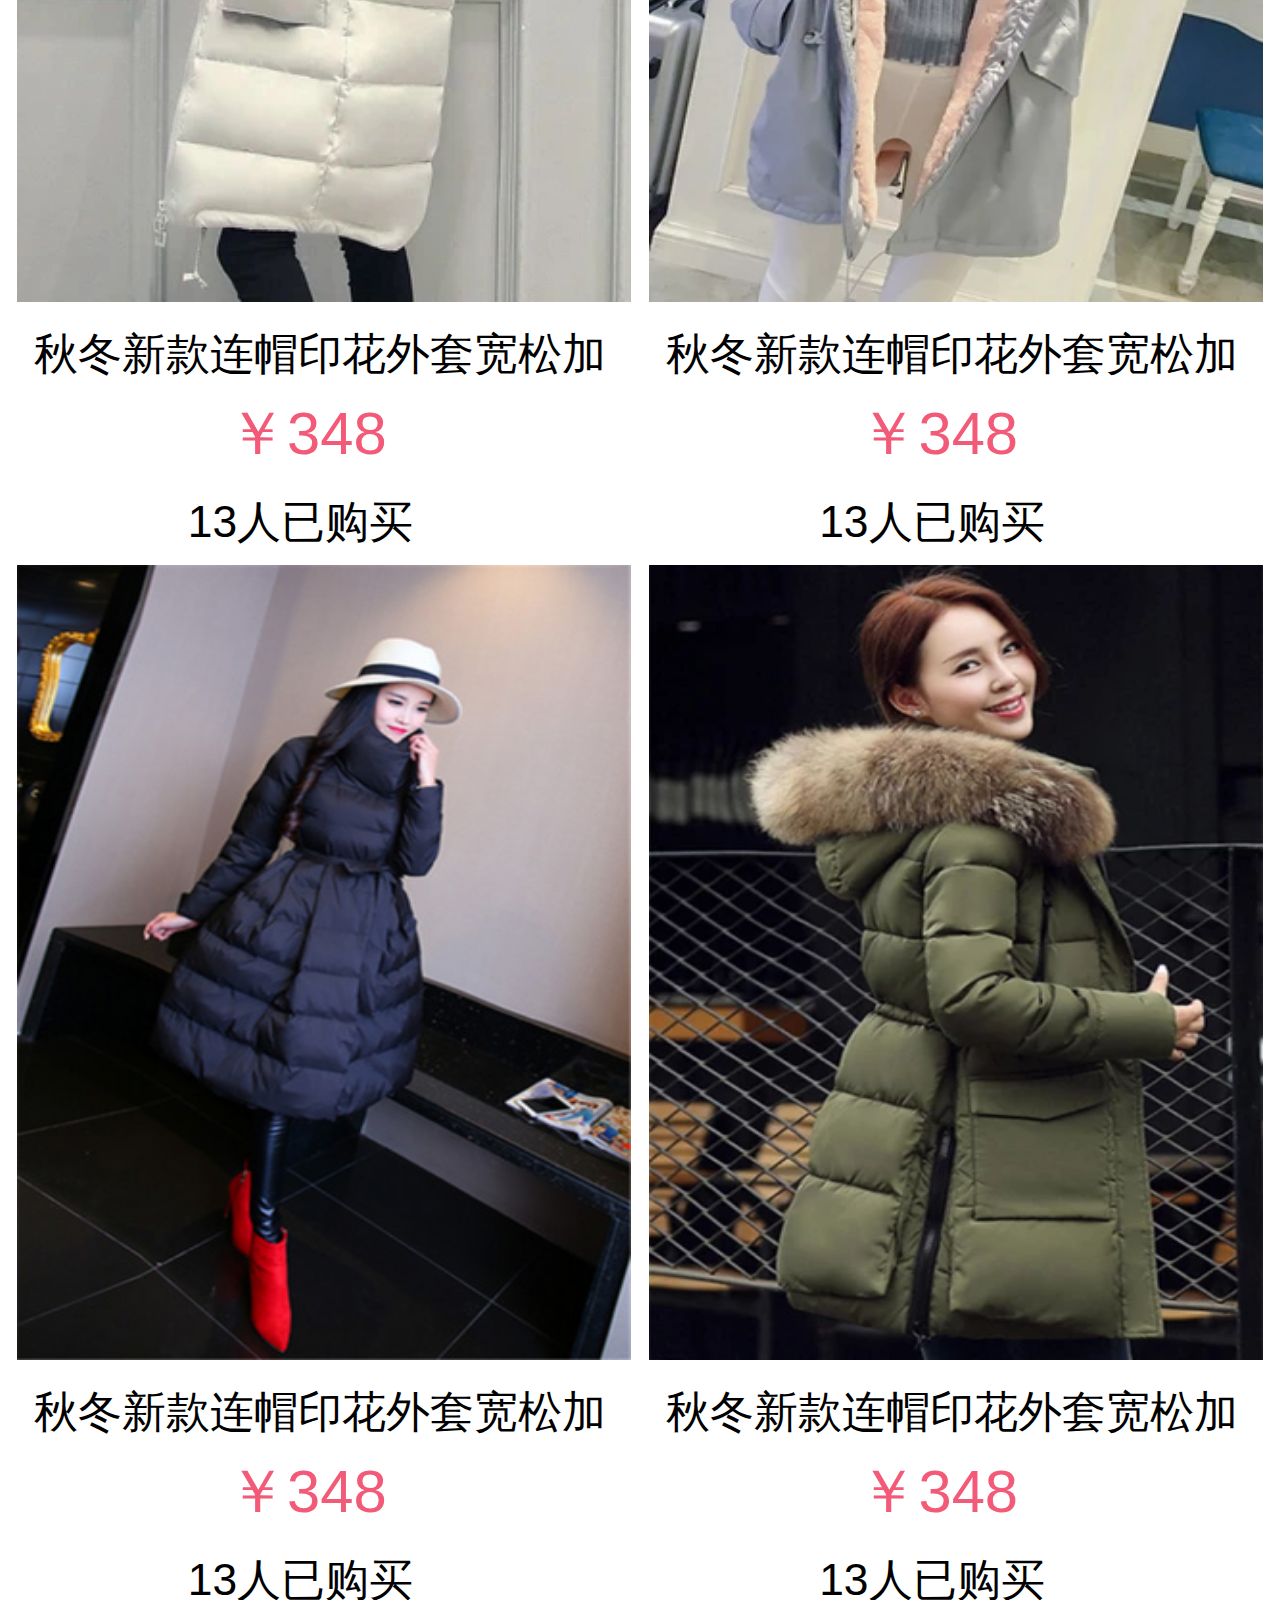
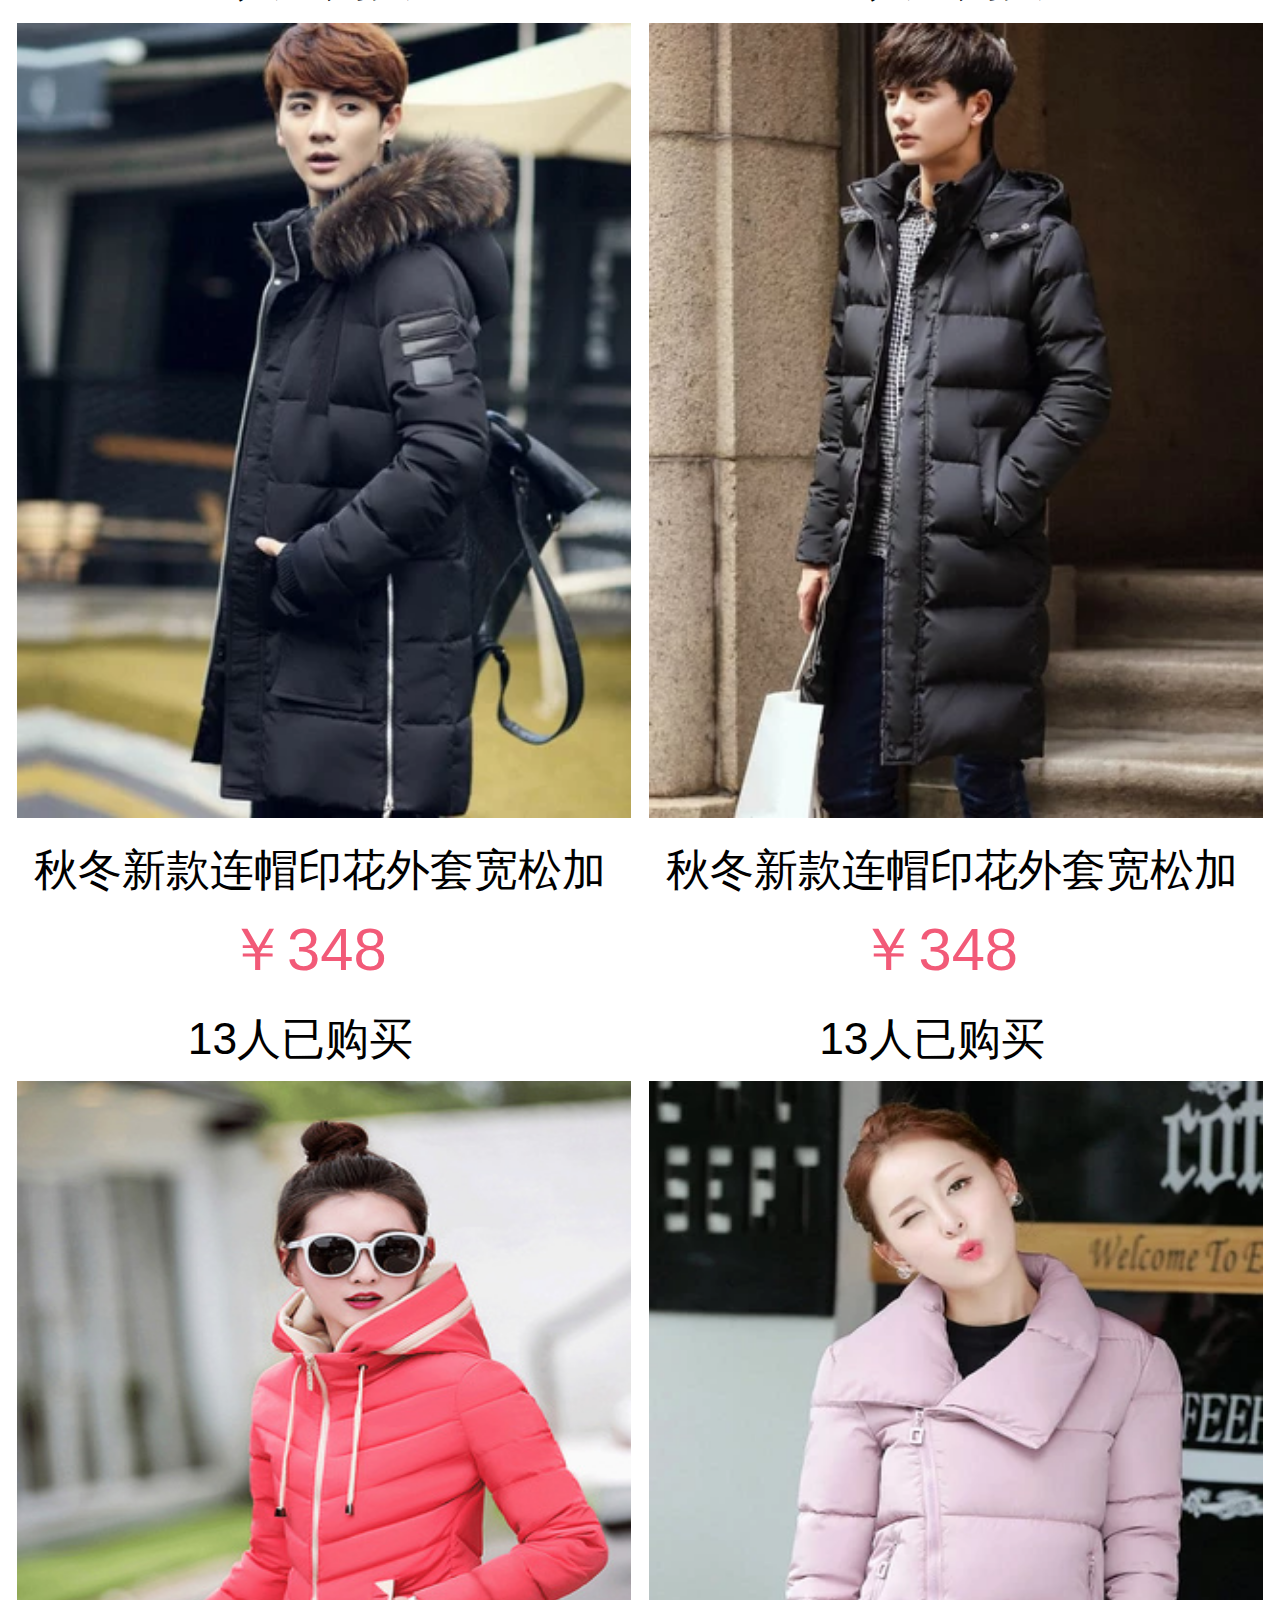
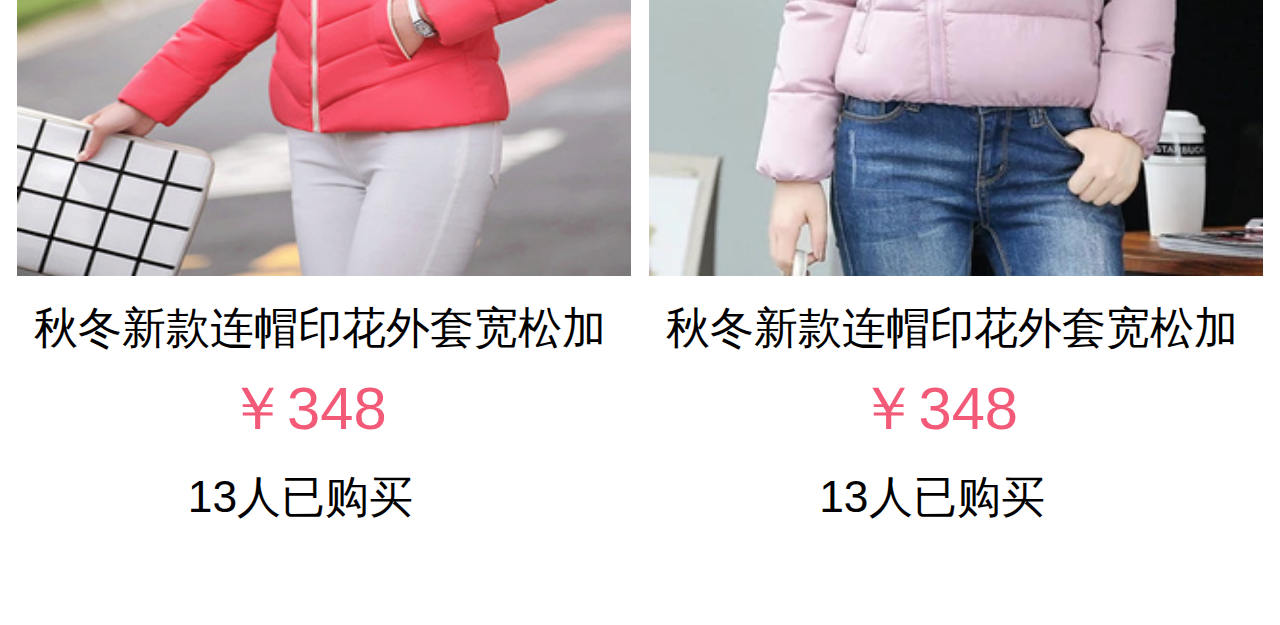
<file: list.html>
<!doctype html>
<html lang="en">
<head>
    <meta charset="UTF-8">
    <meta name="viewport"
          content="width=device-width, user-scalable=no, initial-scale=1.0, maximum-scale=1.0, minimum-scale=1.0">
    <meta http-equiv="X-UA-Compatible" content="ie=edge">
    <title>Document</title>
    <script src="js/jquery.js"></script>
    <script src="js/swiper.animate1.0.2.min (1).js"></script>
    <script src="js/swiper.jquery.js"></script>
    <script src="js/bili.js"></script>
    <link rel="stylesheet" href="css/animate.min.css">
    <link rel="stylesheet" href="css/swiper.min.css">
    <link rel="stylesheet" href="css/index.css">
    <script>
        window.onload=function(){
            resize(750);
        }
    </script>
</head>
<body>
<div class="header">
    <div class="back">
        <a href="index.html"><img src="img/back.png" alt=""></a>
    </div>
    <a href="login.html"><div class="iconfont new"></div></a>
    <div class="zhong">美丽说</div>
</div>
<div class="sou">
    <img src="img/chun.png" alt="">
    <div class="searchs">
        <img src="img/search.png" alt="">
        <input type="text" value="羽绒服棉服"></div>
</div>
<ul class="list">
    <li class="list1"><a href="">流行</a></li>
    <li><a href="">热销</a></li>
    <li><a href="">价格</a></li>
</ul>



    <div class="pop">
        <a href="show.html"><img src="img/bo1.jpg_468x468 (1).jpg" alt=""></a>
        <p class="jieshao"><a href="">秋冬新款连帽印花外套宽松加</a></p>
        <span>￥179</span>
        <p class="people">13人已购买</p>
    </div>

<div class="pop">
    <img src="img/22.jpg_320x999.webp" alt="">
    <p class="jieshao"><a href="">秋冬新款连帽印花外套宽松加</a></p>
    <span>￥348</span>
    <p class="people">13人已购买</p>
</div>

<div class="pop">
    <img src="img/33.jpg" alt="">
    <p class="jieshao"><a href="">秋冬新款连帽印花外套宽松加</a></p>
    <span>￥348</span>
    <p class="people">13人已购买</p>
</div>

<div class="pop">
    <img src="img/44.jpg_320x999.webp" alt="">
    <p class="jieshao"><a href="">秋冬新款连帽印花外套宽松加</a></p>
    <span>￥348</span>
    <p class="people">13人已购买</p>
</div>

<div class="pop">
    <img src="img/55.jpg_320x999.webp" alt="">
    <p class="jieshao"><a href="">秋冬新款连帽印花外套宽松加</a></p>
    <span>￥348</span>
    <p class="people">13人已购买</p>
</div>

<div class="pop">
    <img src="img/66.jpg_320x999.webp" alt="">
    <p class="jieshao"><a href="">秋冬新款连帽印花外套宽松加</a></p>
    <span>￥348</span>
    <p class="people">13人已购买</p>
</div>

<div class="pop">
    <img src="img/77.png_320x999.jpg" alt="">
    <p class="jieshao"><a href="">秋冬新款连帽印花外套宽松加</a></p>
    <span>￥348</span>
    <p class="people">13人已购买</p>
</div>

<div class="pop">
    <img src="img/88.jpg_320x999.webp" alt="">
    <p class="jieshao"><a href="">秋冬新款连帽印花外套宽松加</a></p>
    <span>￥348</span>
    <p class="people">13人已购买</p>
</div>
<div class="pop">
    <img src="img/99.jpg_320x999.webp" alt="">
    <p class="jieshao"><a href="">秋冬新款连帽印花外套宽松加</a></p>
    <span>￥348</span>
    <p class="people">13人已购买</p>
</div>
<div class="pop">
    <img src="img/1010.jpg_320x999.webp" alt="">
    <p class="jieshao"><a href="">秋冬新款连帽印花外套宽松加</a></p>
    <span>￥348</span>
    <p class="people">13人已购买</p>
</div>
<div class="pop">
    <img src="img/1111.jpg" alt="">
    <p class="jieshao"><a href="">秋冬新款连帽印花外套宽松加</a></p>
    <span>￥348</span>
    <p class="people">13人已购买</p>
</div>
<div class="pop">
    <img src="img/1212.jpg_320x999.webp" alt="">
    <p class="jieshao"><a href="">秋冬新款连帽印花外套宽松加</a></p>
    <span>￥348</span>
    <p class="people">13人已购买</p>
</div>

<footer>
    <div class="foot">
        <div class="foot1 foots">
            <img src="img/indexs.png" alt="">
            <p><a href="">首页</a></p>
        </div>
        <div class="foot1 foot2">
            <img src="img/2.png" alt="">
            <p><a href="">分类</a></p>
        </div>
        <div class="foot1 foot2 foot3">
            <img src="img/3.png" alt="">
            <p><a href="">购物车</a></p>
        </div>
        <div class="foot1 foot2 foot4">
            <a href="about.html"><img src="img/4.png" alt=""></a>
            <p>我</p>
        </div>
    </div>
</footer>
</body>
</html>
</file>
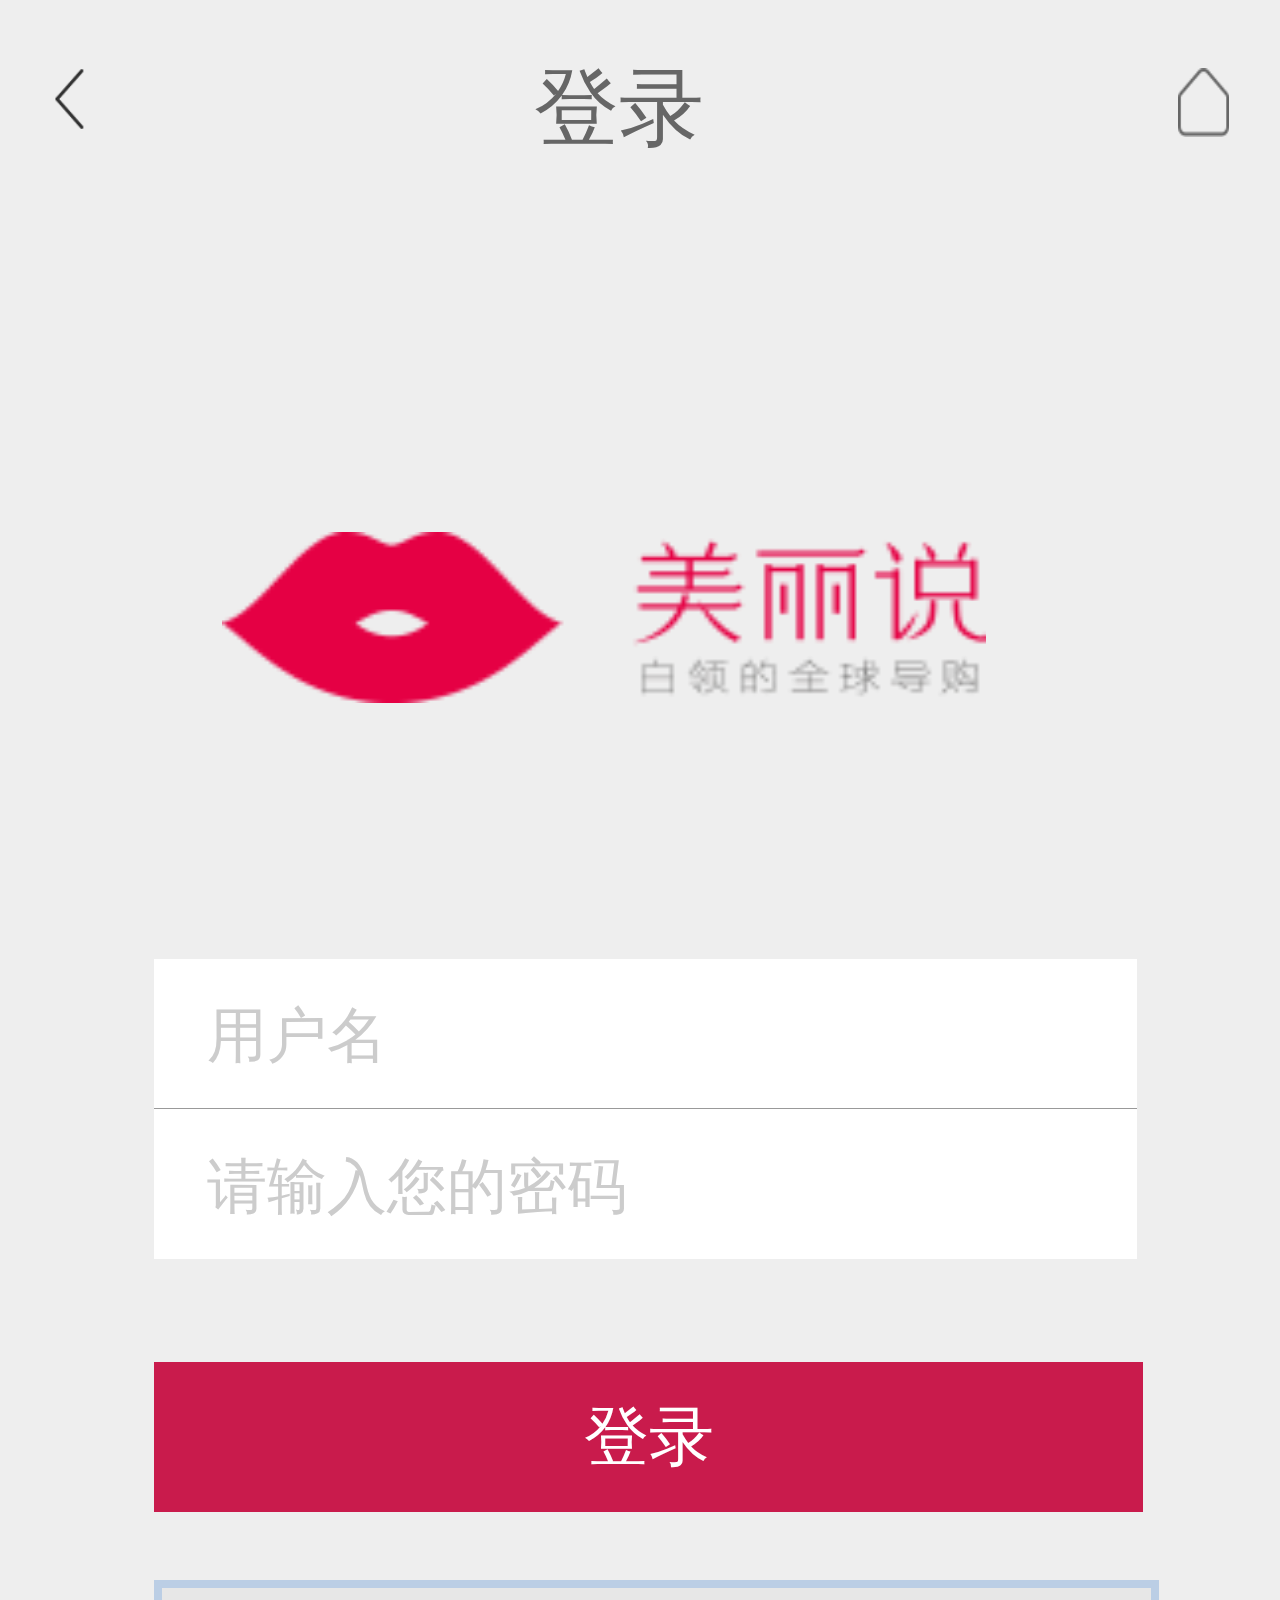
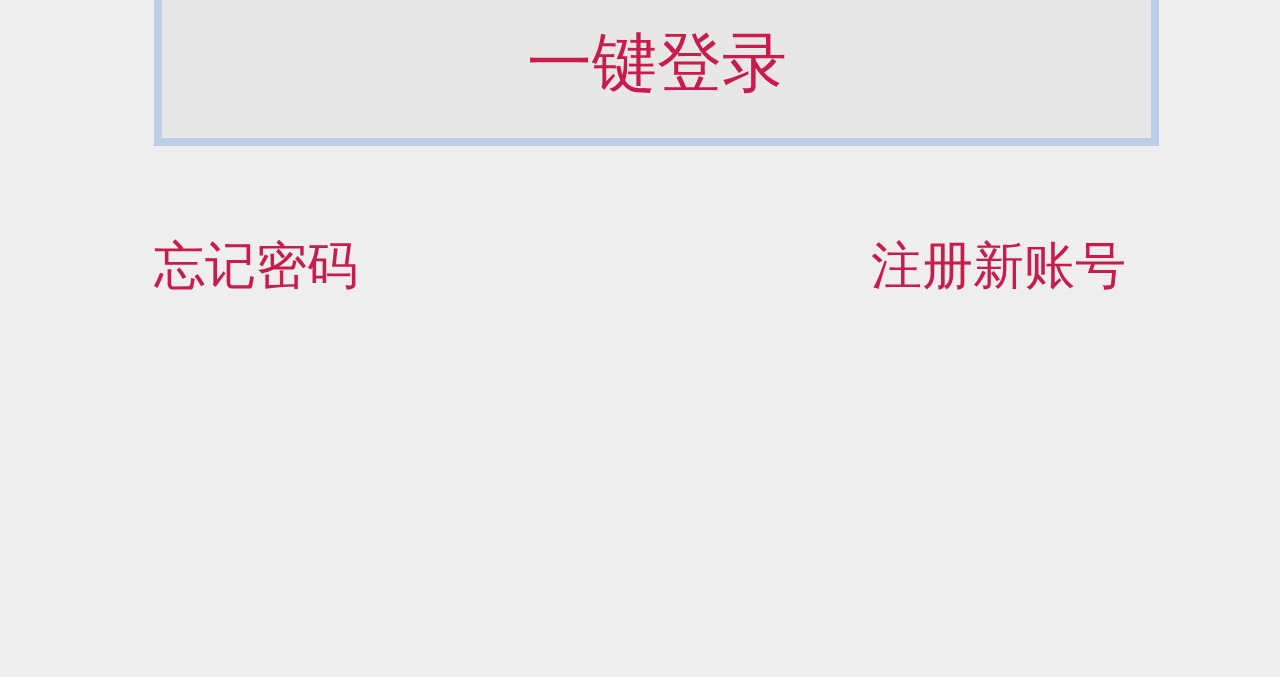
<file: login.html>
<!doctype html>
<html lang="en">
<head>
    <meta charset="UTF-8">
    <meta name="viewport"
          content="width=device-width, user-scalable=no, initial-scale=1.0, maximum-scale=1.0, minimum-scale=1.0">
    <meta http-equiv="X-UA-Compatible" content="ie=edge">
    <title>Document</title>
    <script src="js/jquery.js"></script>
    <script src="js/swiper.animate1.0.2.min (1).js"></script>
    <script src="js/swiper.jquery.js"></script>
    <script src="js/bili.js"></script>
    <link rel="stylesheet" href="css/animate.min.css">
    <link rel="stylesheet" href="css/swiper.min.css">
    <link rel="stylesheet" href="css/index.css">
    <script>
        window.onload=function(){
            resize(750);
        }
    </script>
</head>
<body>
<div class="coheader">
    <a href="show.html"><img src="img/back.png" alt=""></a>
    <span class="comment">登录</span>
    <a href="index.html"><img src="img/indexs.png" alt="" class="coindex"></a>
</div>
<div class="logins">
    <div class="logos"></div>
    <div class="user">
        <input type="text" value="用户名">
    </div>
    <div class="pass">
        <input type="text" value="请输入您的密码">
    </div>
    <div class="deng">登录</div>
    <div class="dengs">一键登录</div>
    <p class="wang">忘记密码</p>
    <p class="zhuce"><a href="reg.html">注册新账号</a></p>

</body>
</html>
</file>
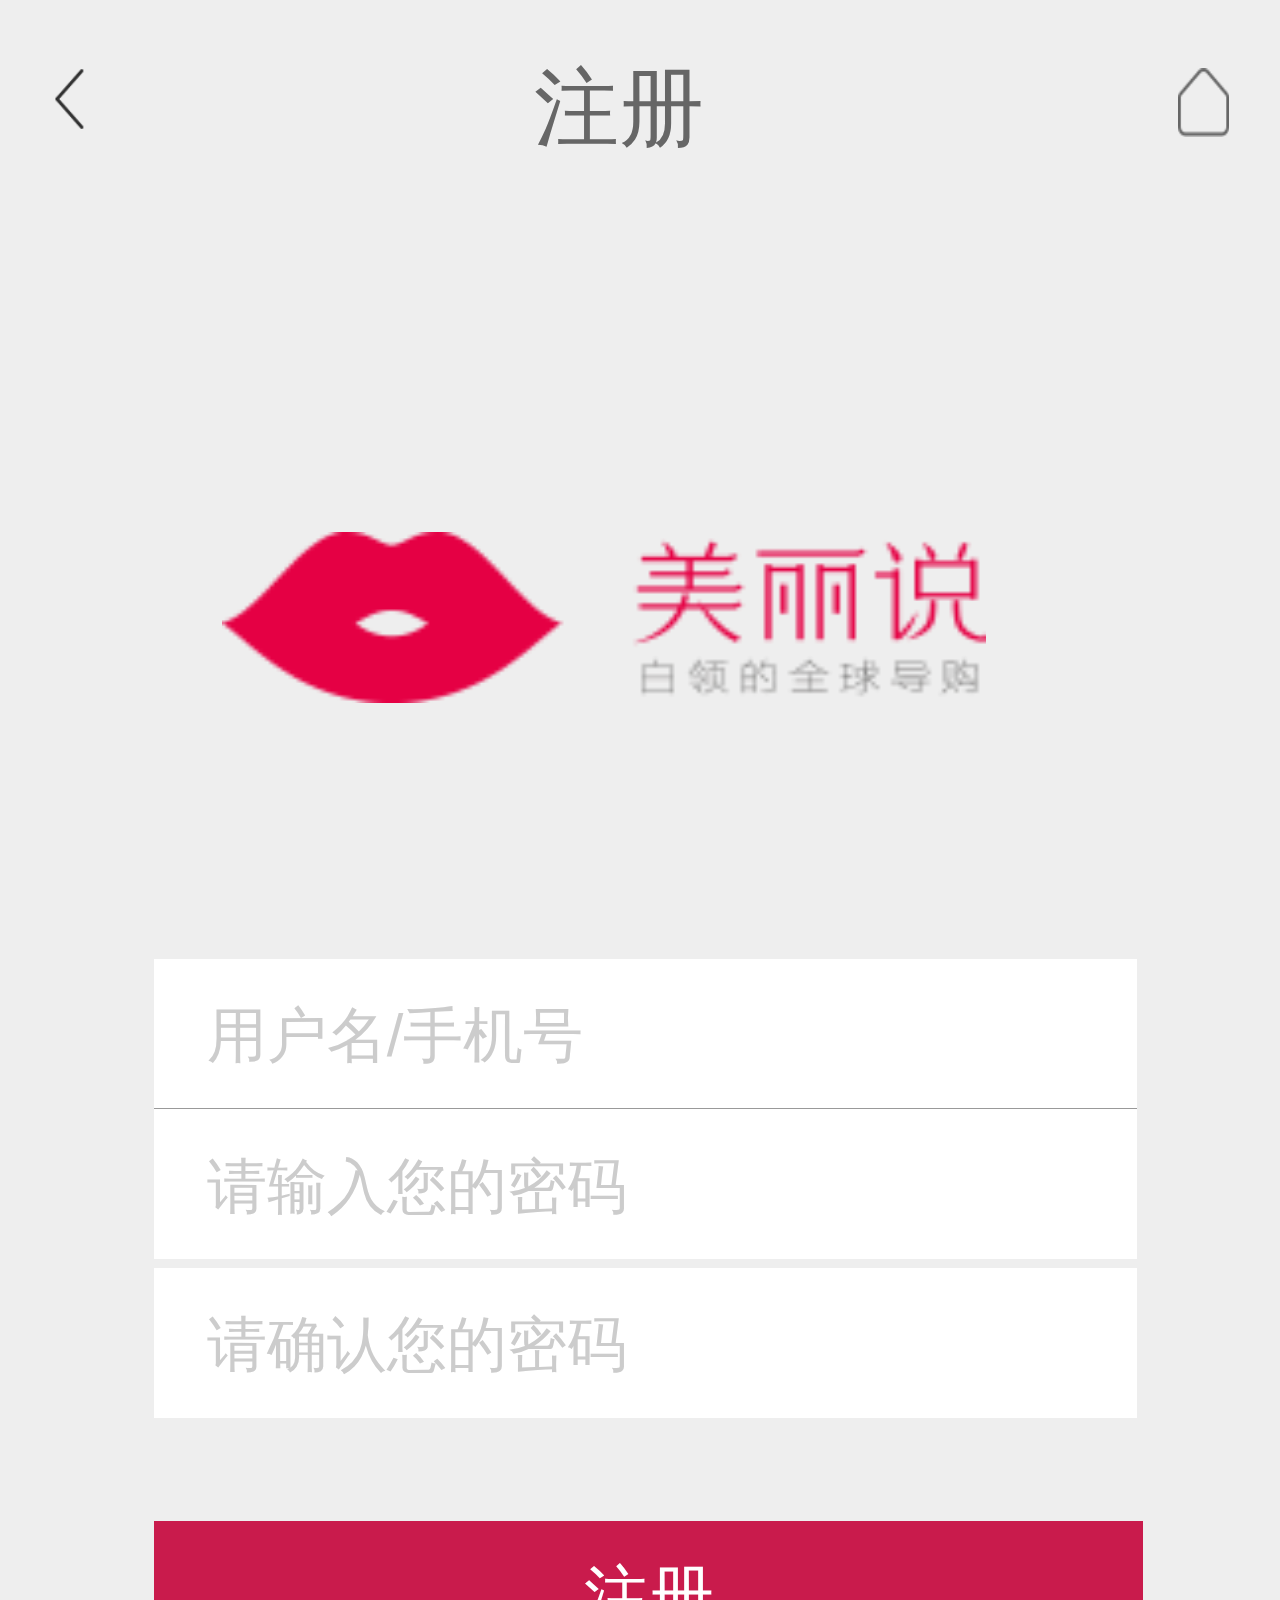
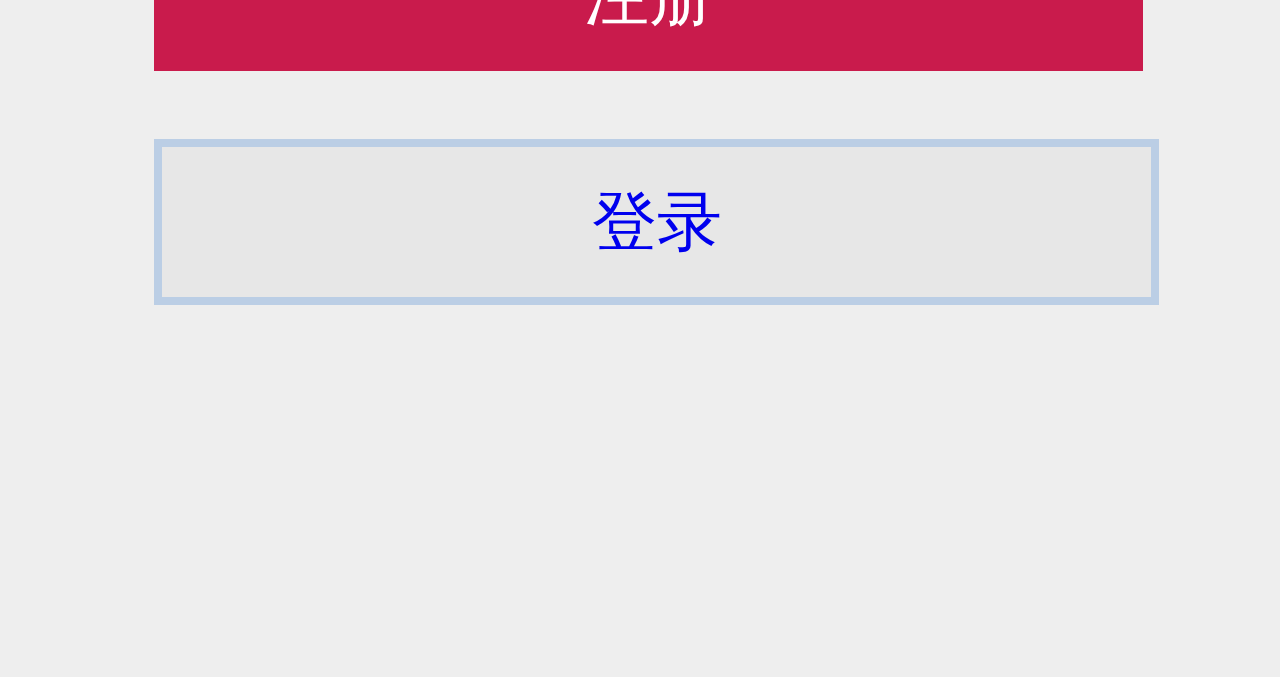
<file: reg.html>
<!doctype html>
<html lang="en">
<head>
    <meta charset="UTF-8">
    <meta name="viewport"
          content="width=device-width, user-scalable=no, initial-scale=1.0, maximum-scale=1.0, minimum-scale=1.0">
    <meta http-equiv="X-UA-Compatible" content="ie=edge">
    <title>Document</title>
    <script src="js/jquery.js"></script>
    <script src="js/swiper.animate1.0.2.min (1).js"></script>
    <script src="js/swiper.jquery.js"></script>
    <script src="js/bili.js"></script>
    <link rel="stylesheet" href="css/animate.min.css">
    <link rel="stylesheet" href="css/swiper.min.css">
    <link rel="stylesheet" href="css/index.css">
    <script>
        window.onload=function(){
            resize(750);
        }
    </script>
</head>
<body>
<div class="coheader">
    <a href="login.html"><img src="img/back.png" alt=""></a>
    <span class="comment">注册</span>
    <a href="index.html"><img src="img/indexs.png" alt="" class="coindex"></a>
</div>
<div class="logins">
    <div class="logos"></div>
    <div class="user">
        <input type="text" value="用户名/手机号">
    </div>
    <div class="pass">
        <input type="text" value="请输入您的密码">
    </div>
    <div class="pass pss1">
        <input type="text" value="请确认您的密码">
    </div>
    <div class="deng">注册</div>
    <div class="dengs"><a href="login.html">登录</a></div>
</body>
</html>
</file>
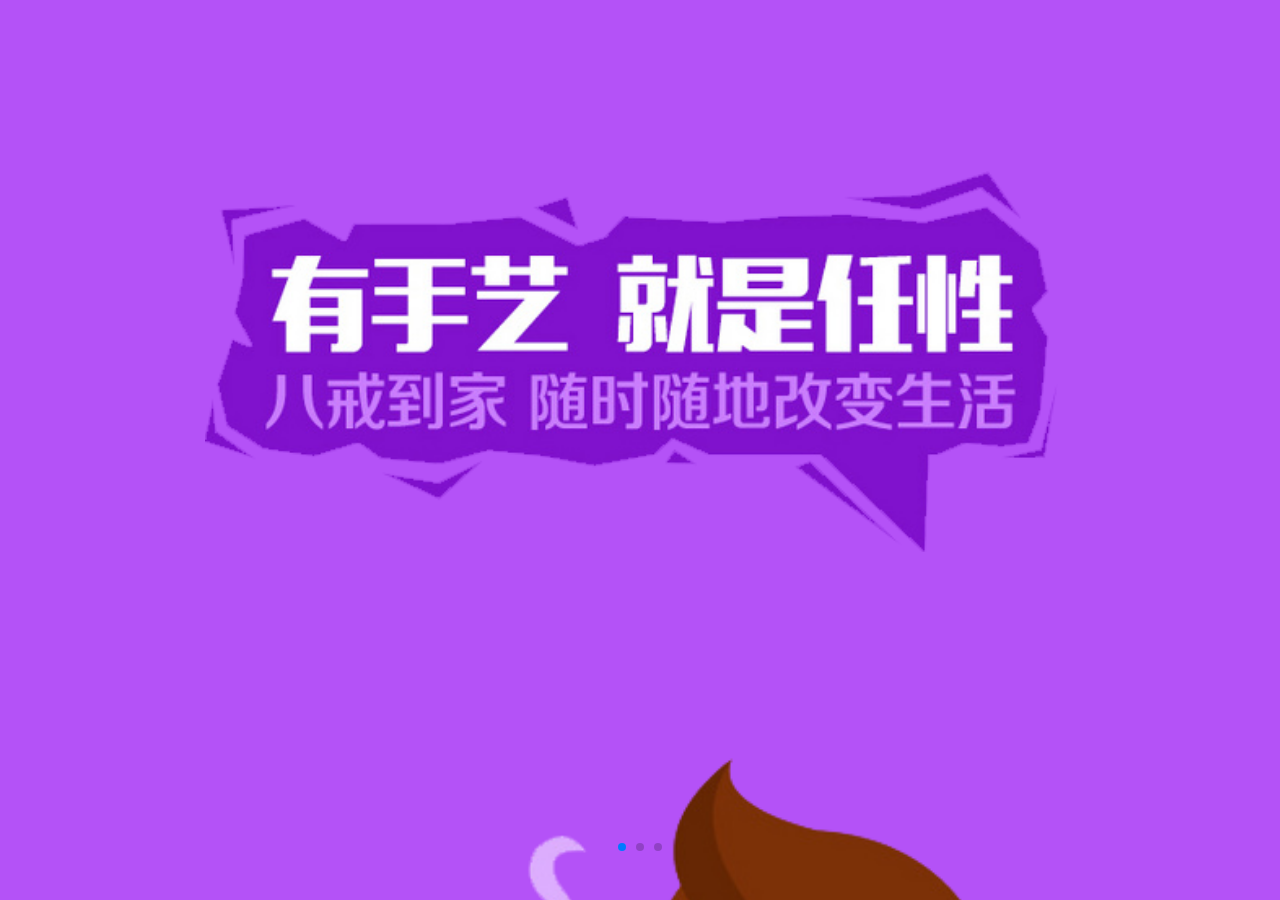
<file: shan.html>
<!doctype html>
<html lang="en">
<head>
    <meta charset="UTF-8">
    <meta name="viewport"
          content="width=device-width, user-scalable=no, initial-scale=1.0, maximum-scale=1.0, minimum-scale=1.0">
    <meta http-equiv="X-UA-Compatible" content="ie=edge">
    <title>Document</title>
    <title>Document</title>
    <script src="js/jquery.js"></script>
    <script src="js/swiper.animate1.0.2.min (1).js"></script>
    <script src="js/swiper.jquery.js"></script>
    <script src="js/bili.js"></script>
    <script src="js/index.js"></script>
    <link rel="stylesheet" href="css/animate.min.css">
    <link rel="stylesheet" href="css/swiper.min.css">
    <link rel="stylesheet" href="css/shan.css">
    <script>
        window.onload=function(){
            resize(750);
        }
    </script>
</head>
<body>
<div class="swiper-container">
    <div class="swiper-wrapper">
        <div class="swiper-slide">
            <div class="tou1 ani"swiper-animate-effect="bounceInDown" swiper-animate-duration="0.5s" swiper-animate-delay="0.3s"></div>
            <div class="con1 ani"swiper-animate-effect="zoomInLeft" swiper-animate-duration="0.5s" swiper-animate-delay="0.3s"></div>
        </div>
        <div class="swiper-slide">
            <div class="tou1 tou2  ani"swiper-animate-effect="bounceInDown" swiper-animate-duration="0.5s" swiper-animate-delay="0.3s"></div>
            <div class="con1 con2 ani"swiper-animate-effect="bounceInUp" swiper-animate-duration="0.5s" swiper-animate-delay="0.3s"></div>
        </div>
        <div class="swiper-slide">
            <div class="tou1 tou3   ani"swiper-animate-effect="bounceInDown" swiper-animate-duration="0.5s" swiper-animate-delay="0.3s"></div>
            <div class="con1 con3 ani"swiper-animate-effect="fadeIn" swiper-animate-duration="0.5s" swiper-animate-delay="0.3s"></div>
            <a href="index.html">  <div class="start ani"swiper-animate-effect="tada" swiper-animate-duration="0.5s" swiper-animate-delay="0.3s">马上体验</div></a>

        </div>


</div>
    <div class="swiper-pagination"></div>
</div>
</body>
<script>
    var swiper = new Swiper('.swiper-container',{
        pagination: '.swiper-pagination',
        onInit: function(swiper){ //Swiper2.x的初始化是onFirstInit
            swiperAnimateCache(swiper);
            swiperAnimate(swiper);
        },
        onSlideChangeEnd: function(swiper){
            swiperAnimate(swiper);
        }
    });
</script>
</html>
</file>
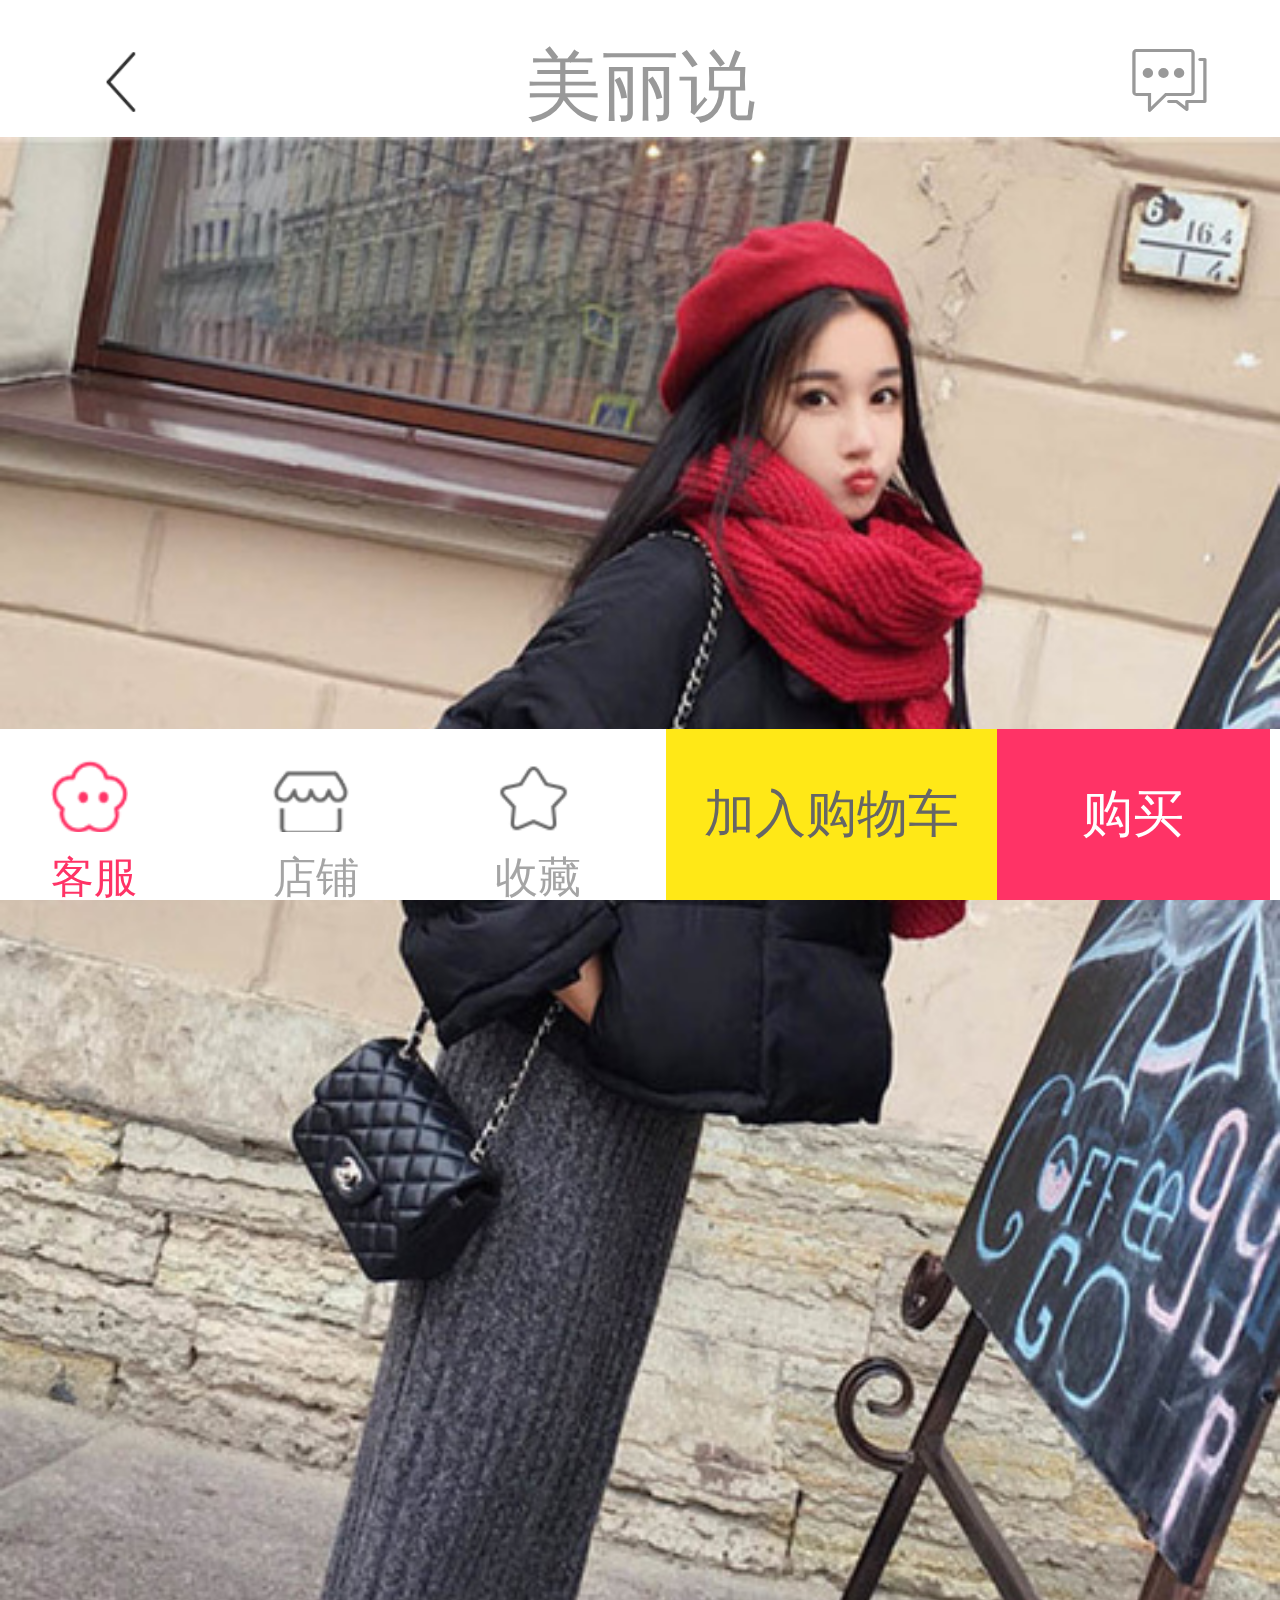
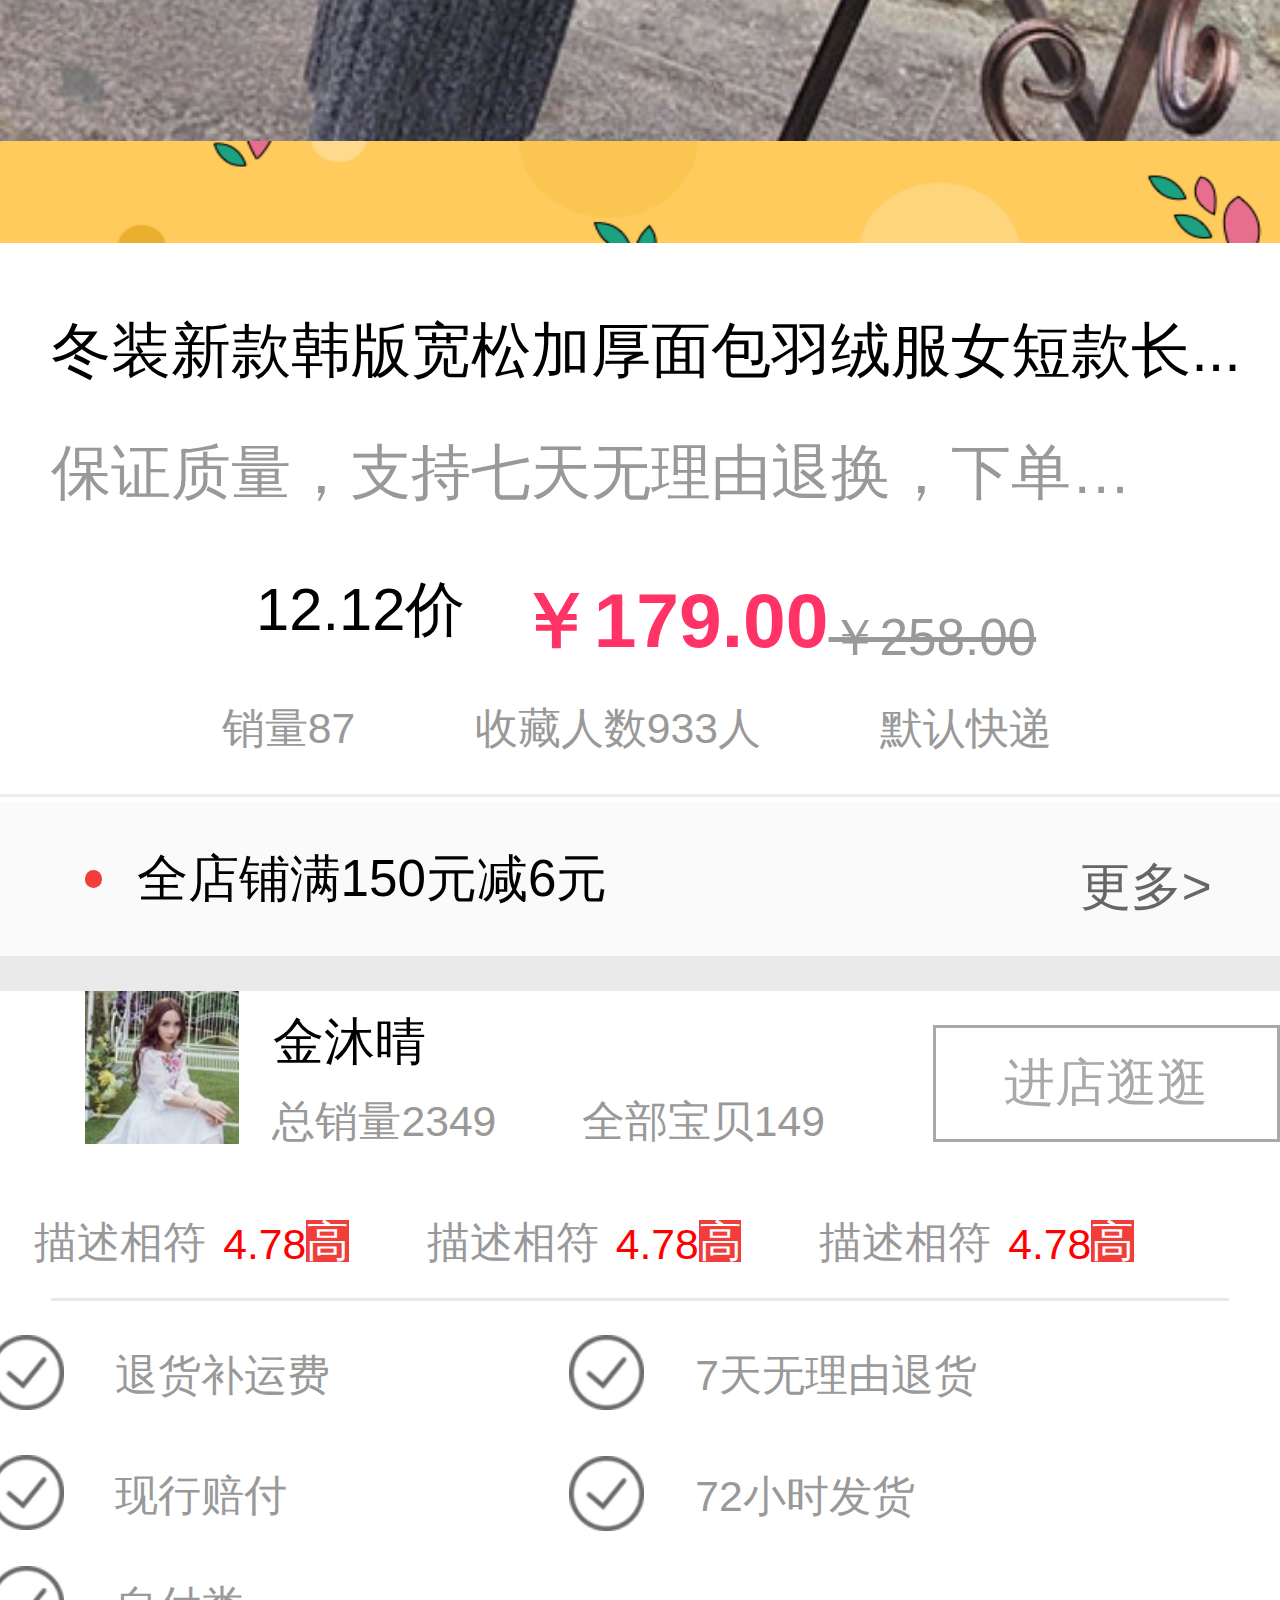
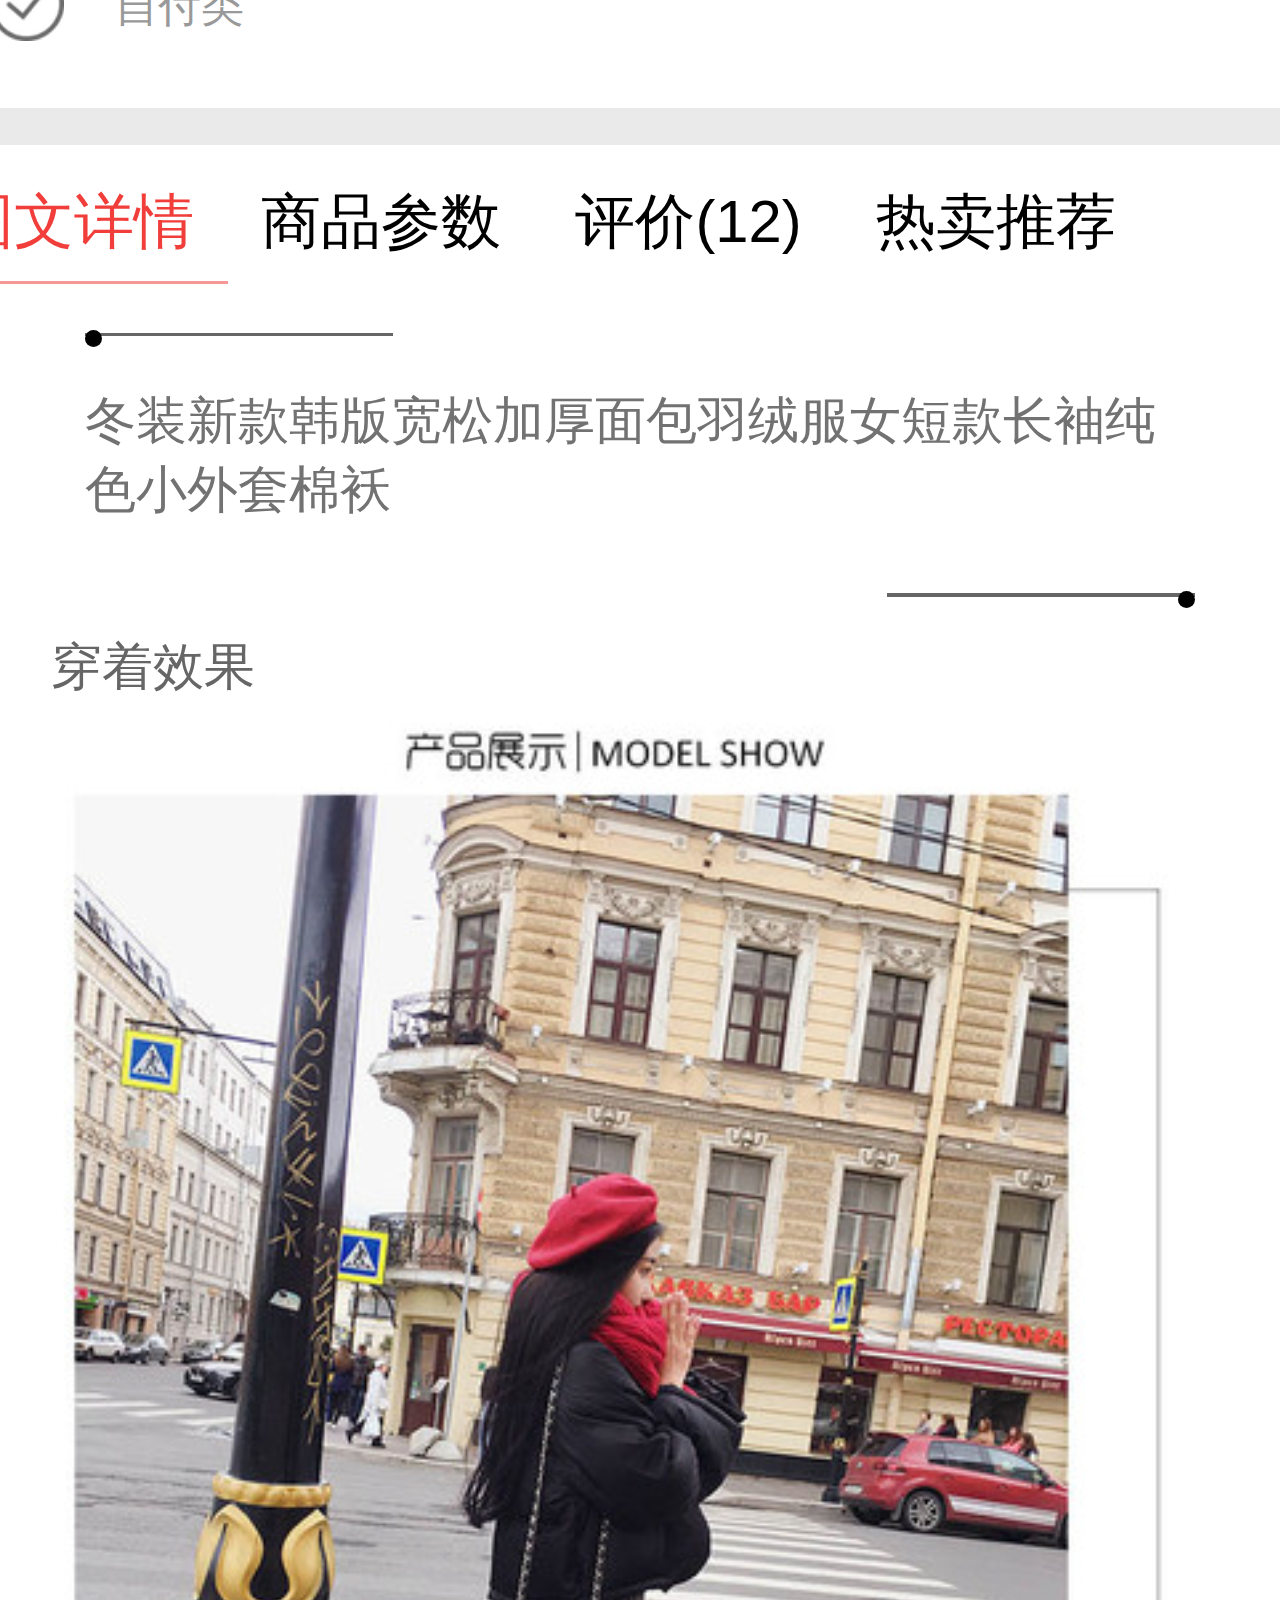
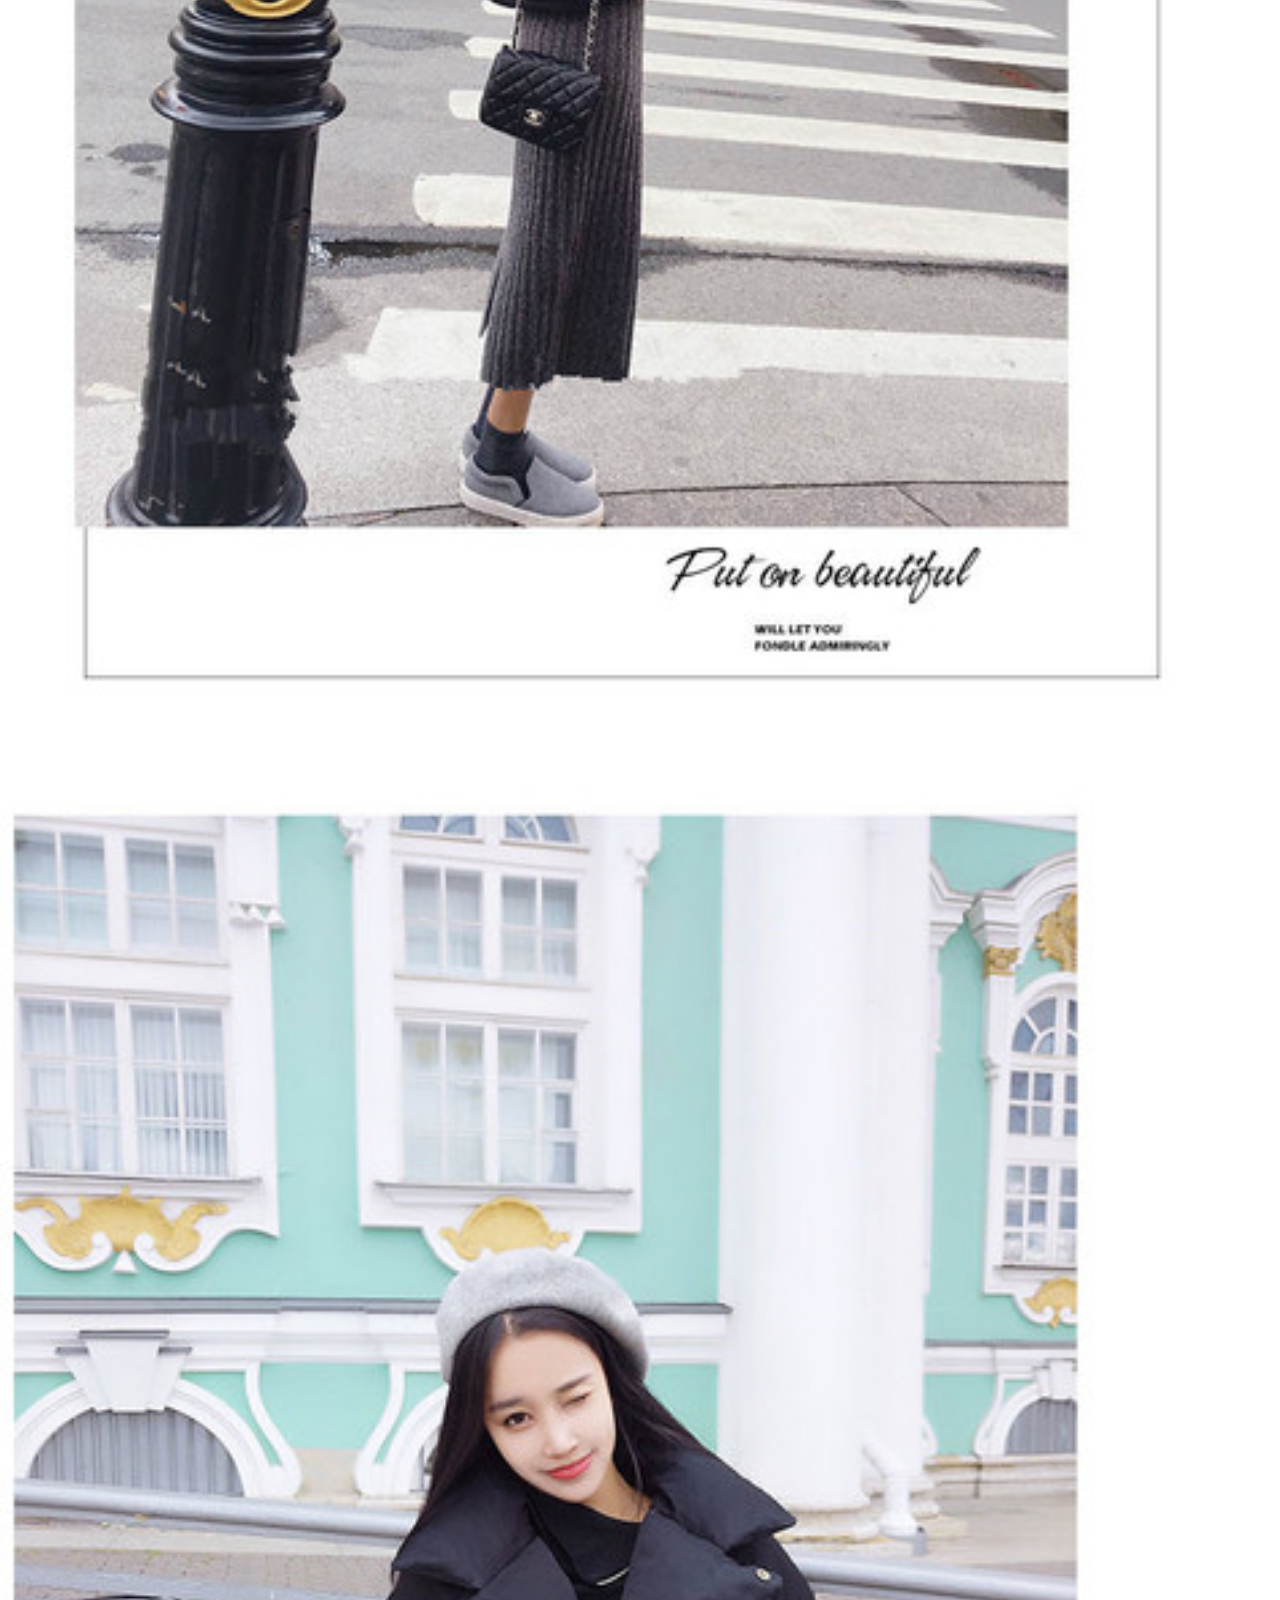
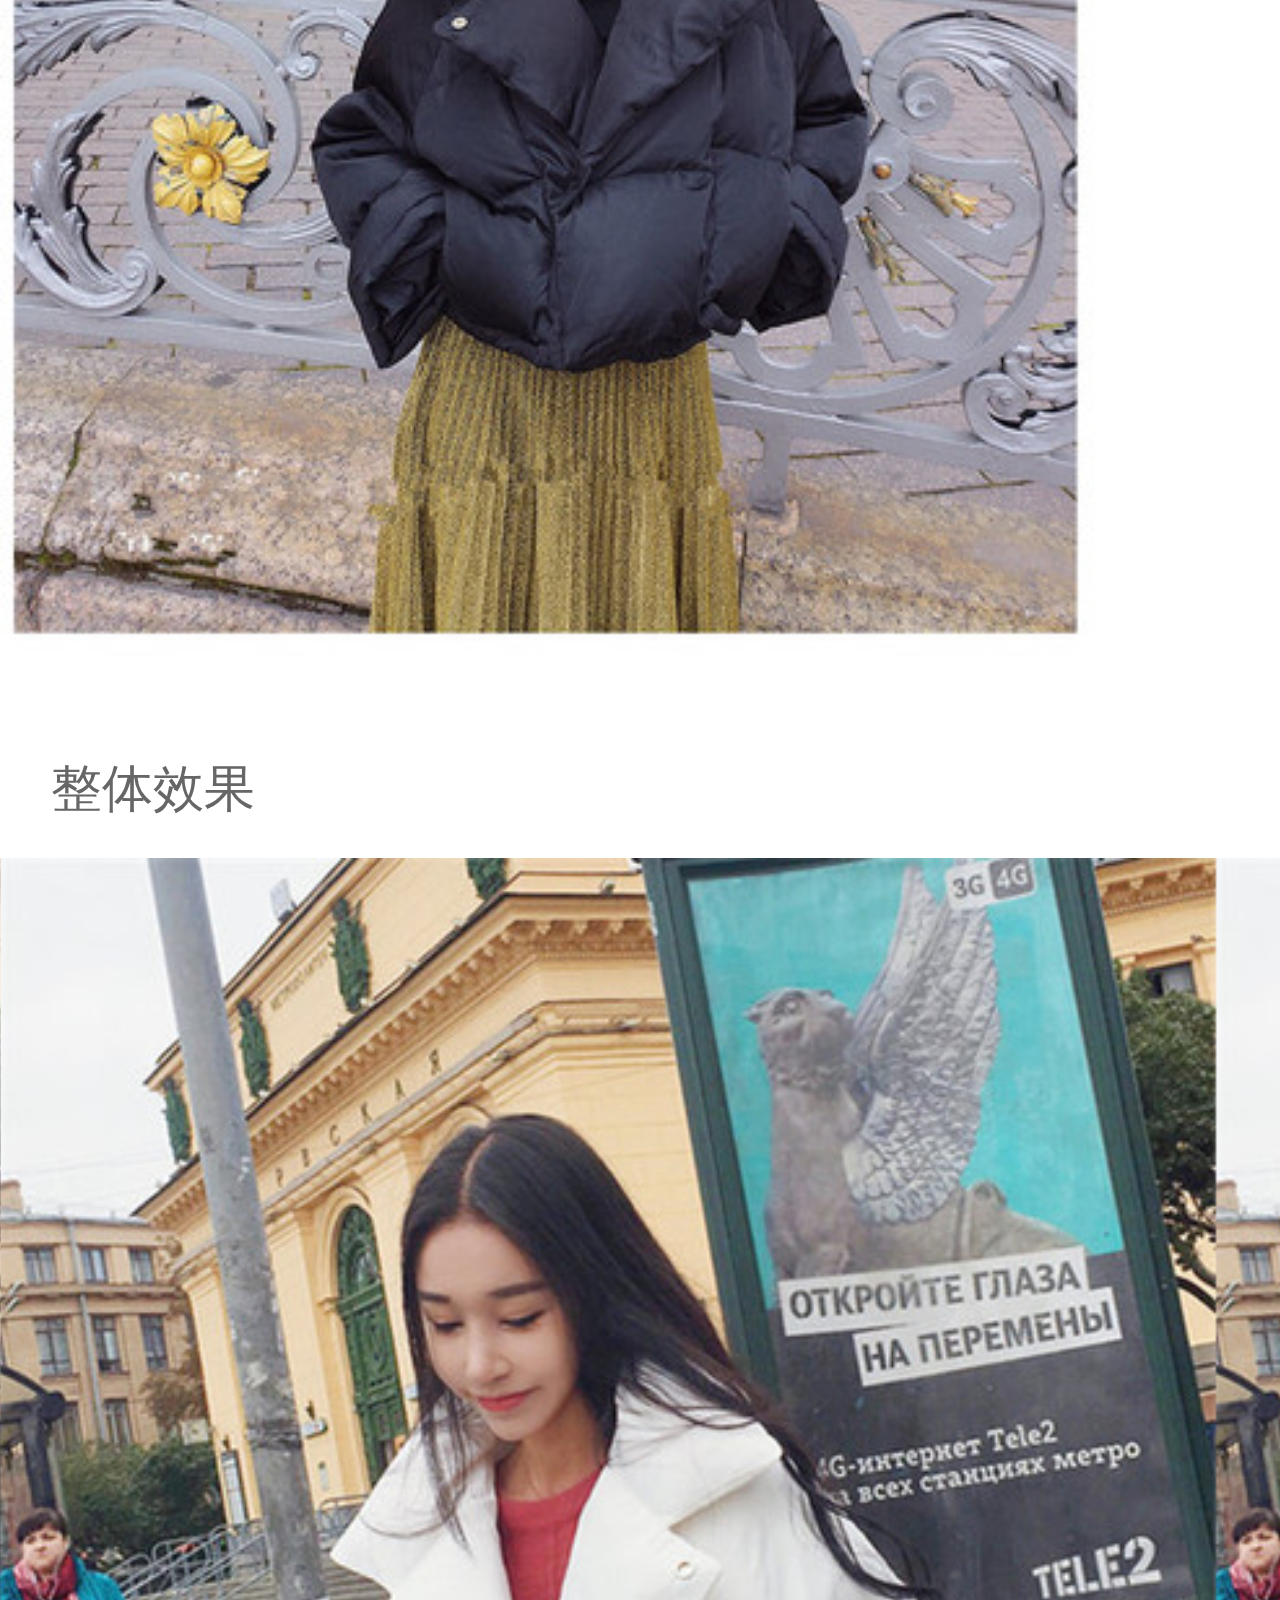
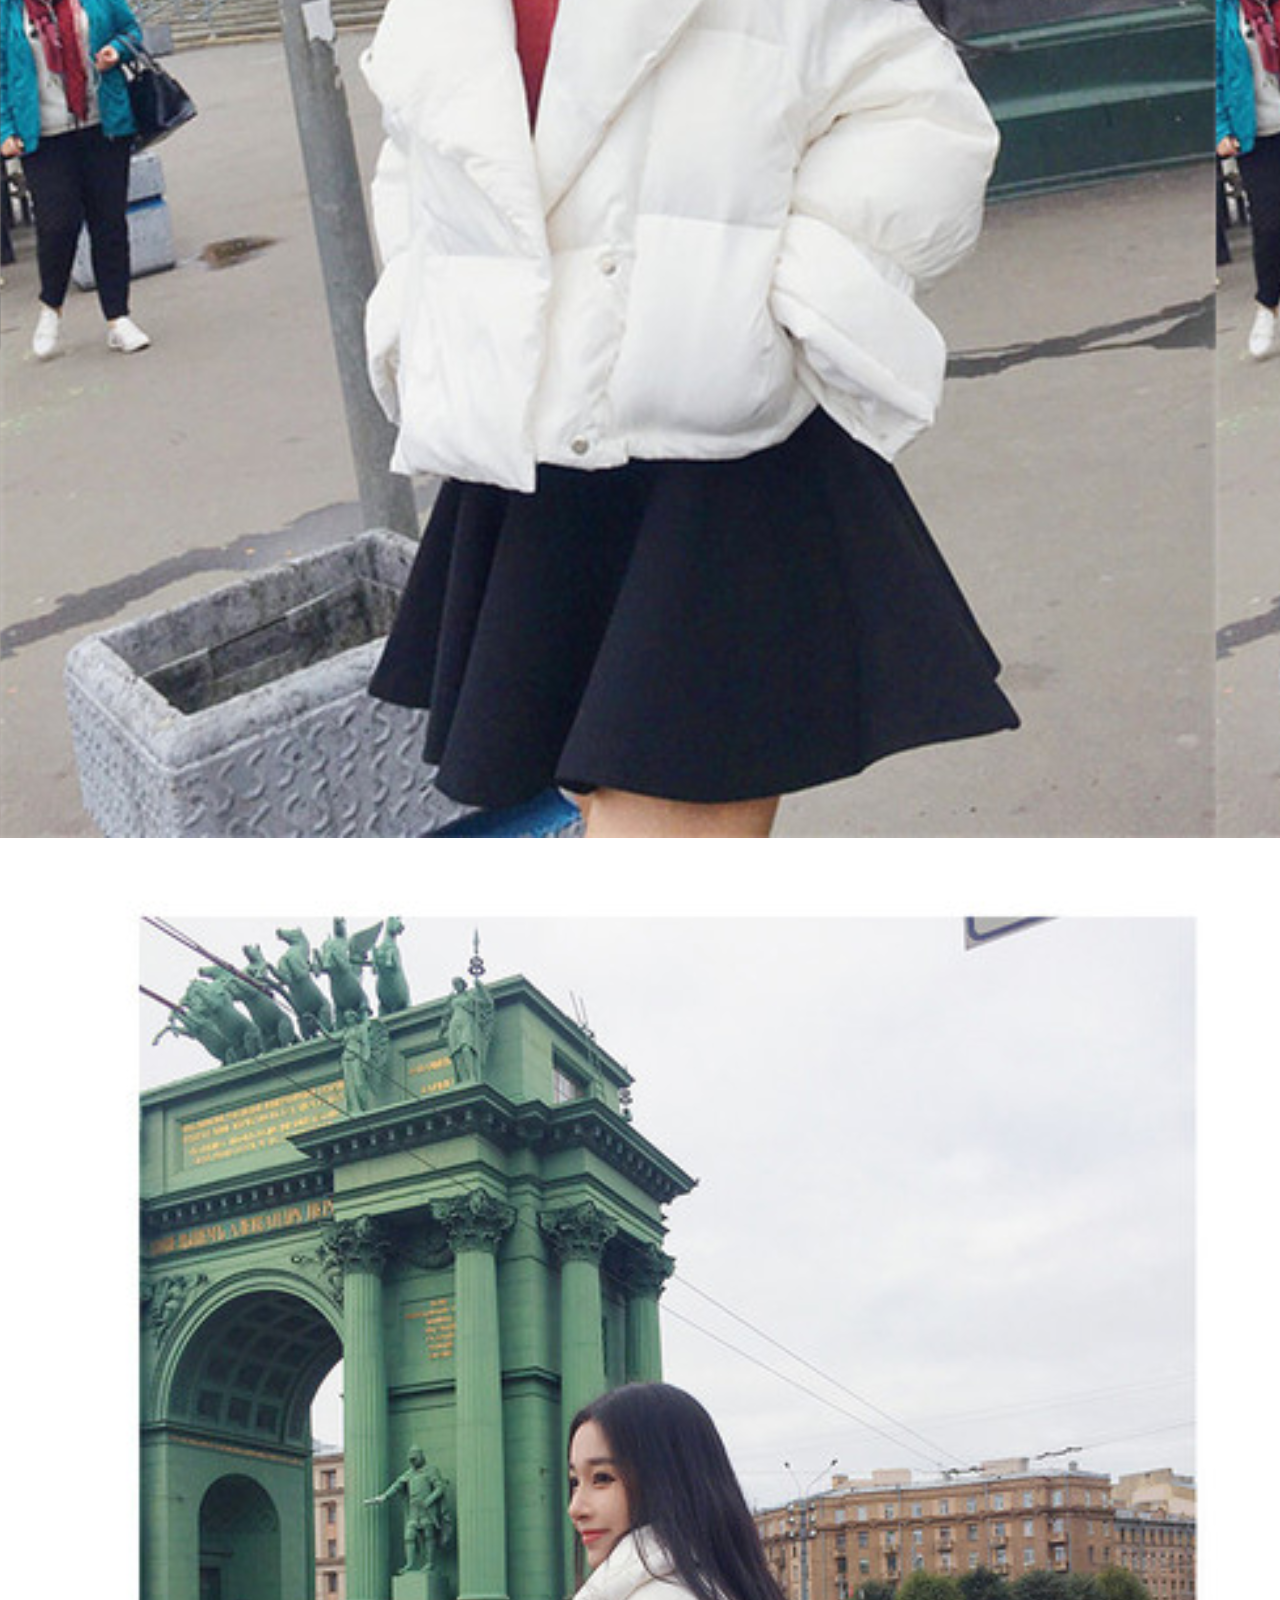
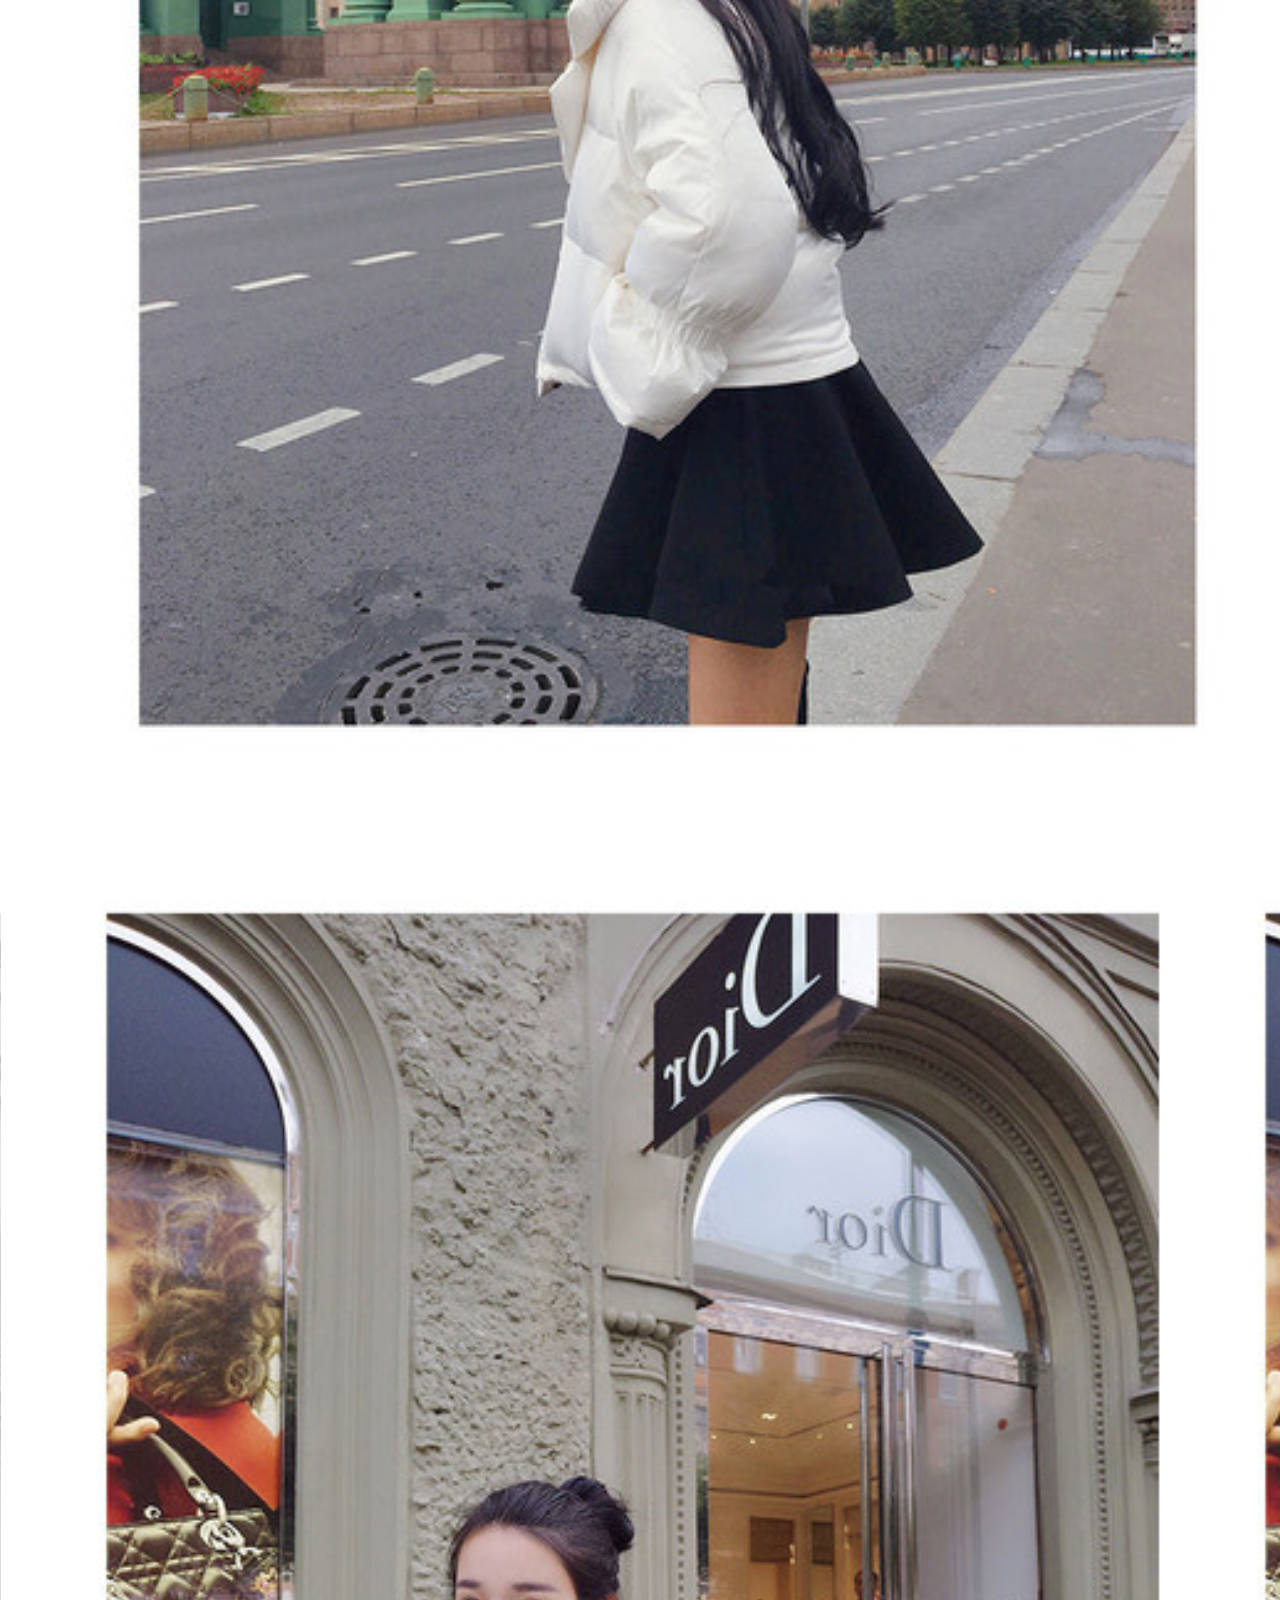
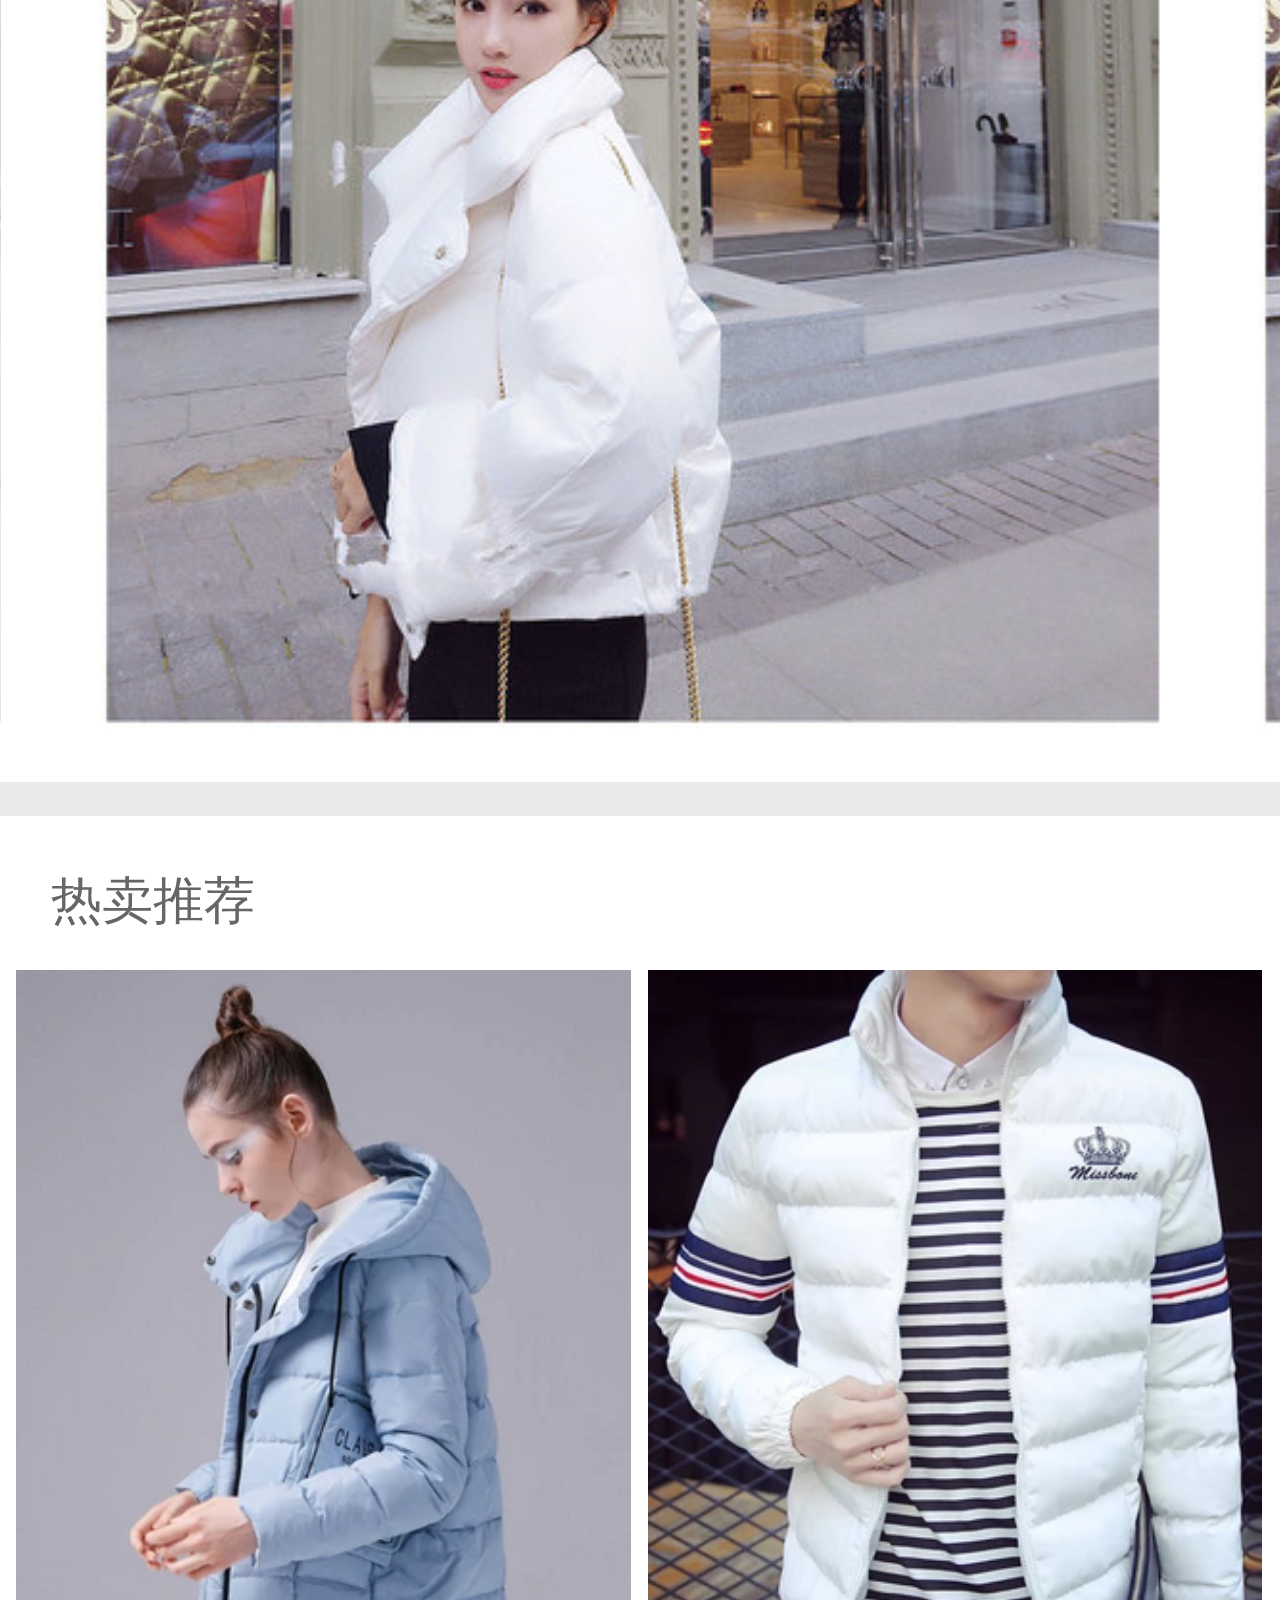
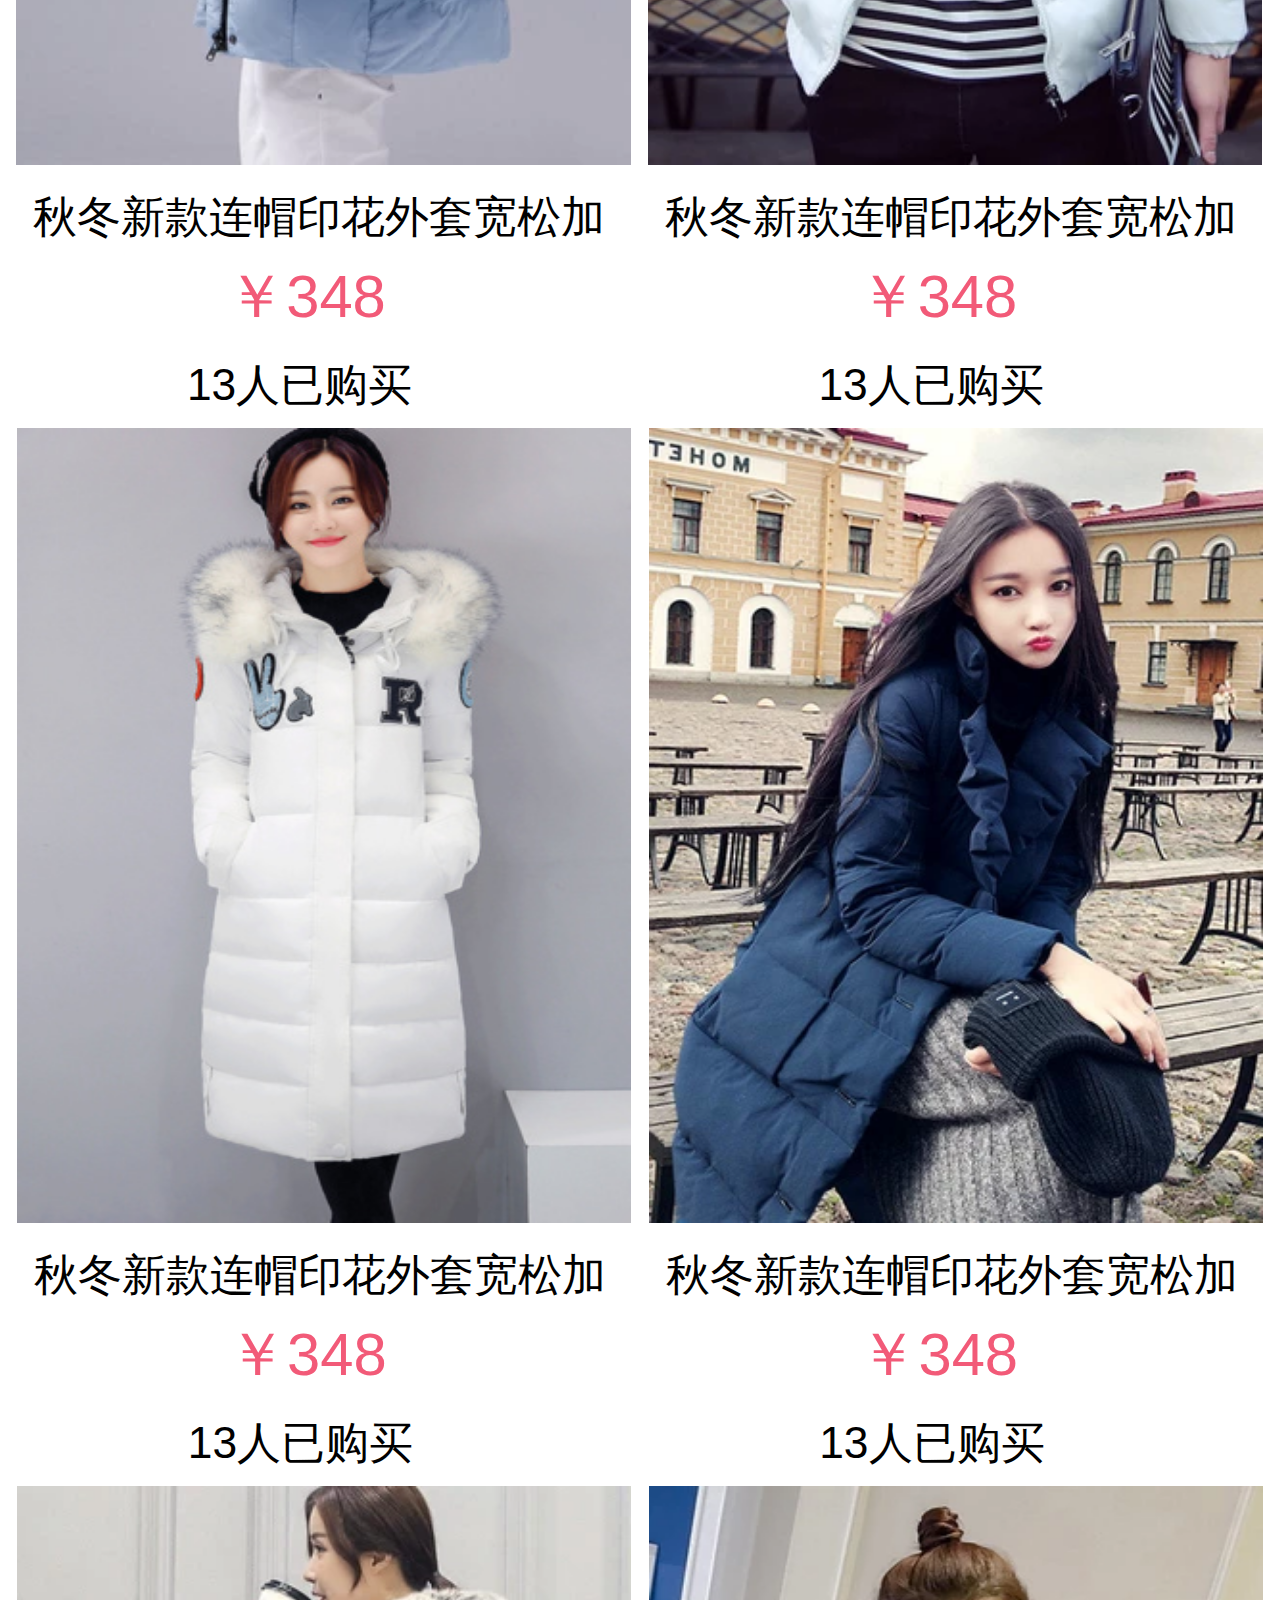
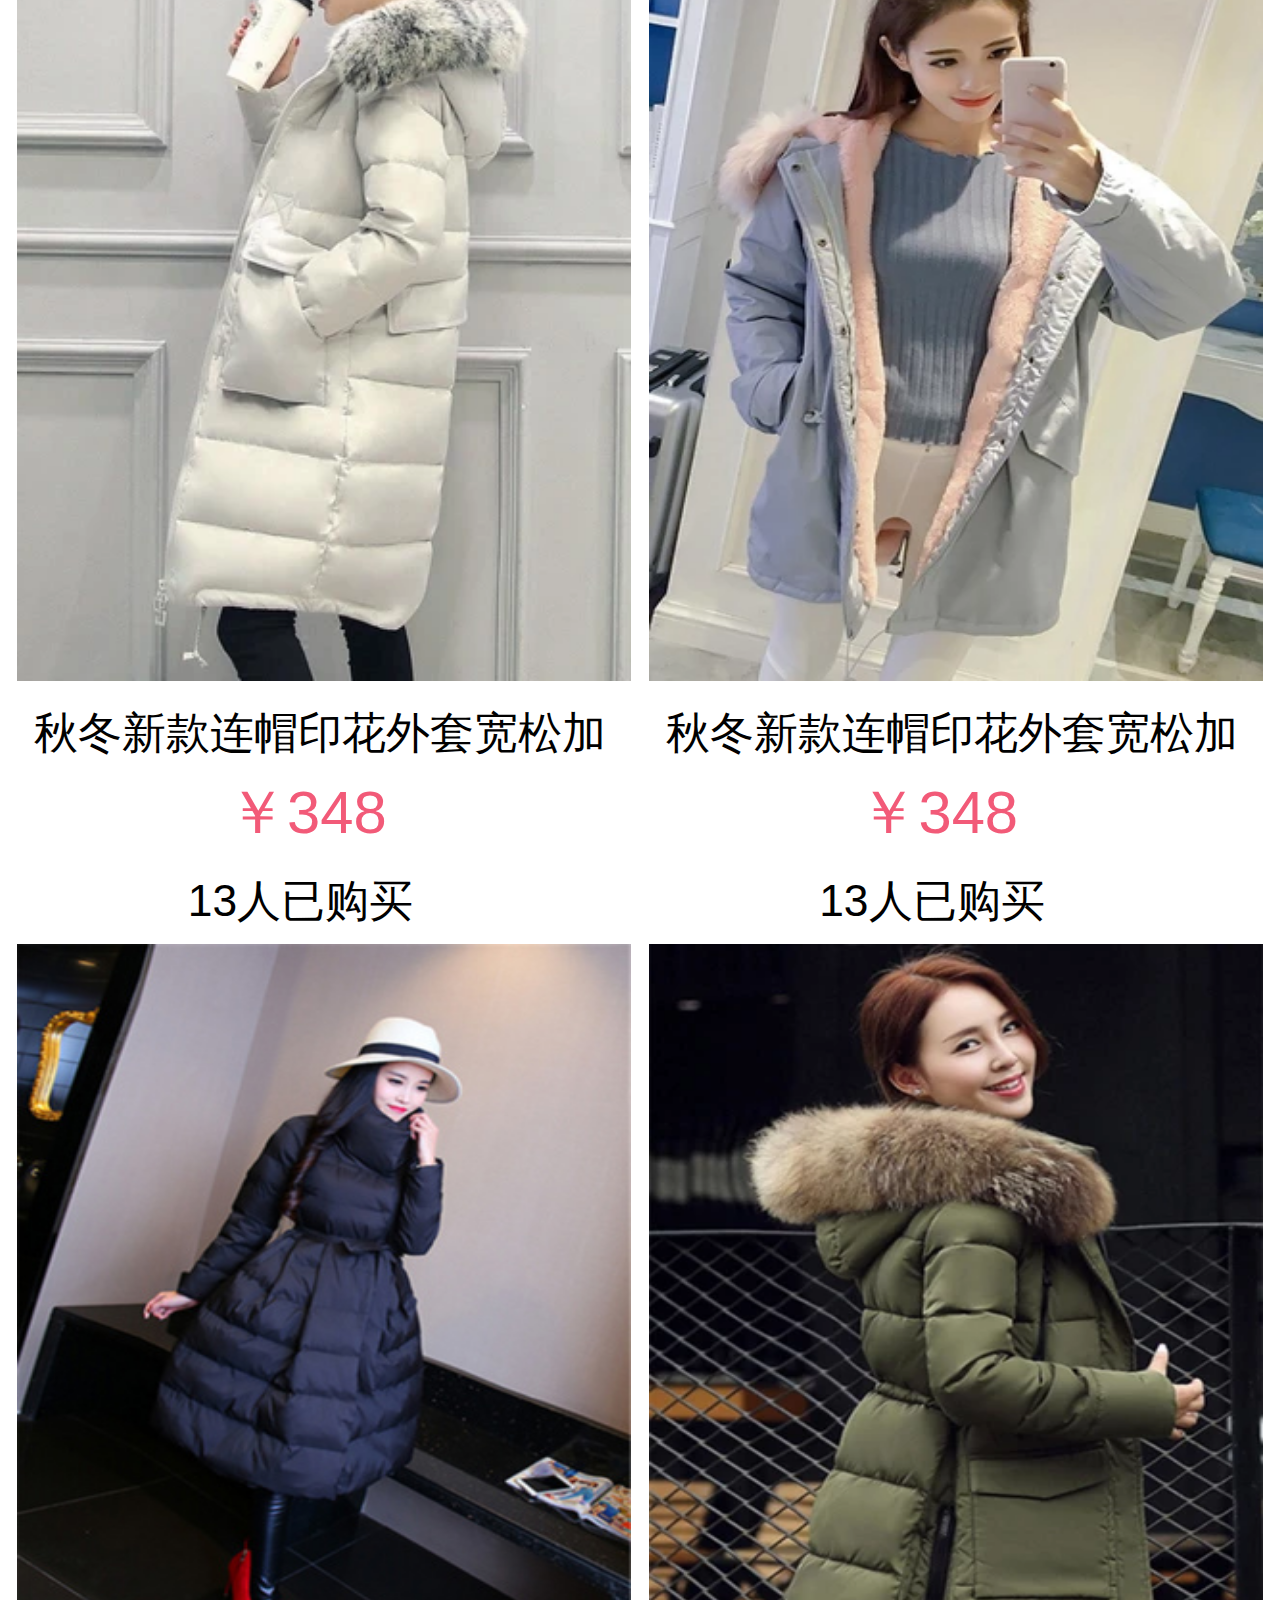
<file: show.html>
<!doctype html>
<html lang="en">
<head>
    <meta charset="UTF-8">
    <meta name="viewport"
          content="width=device-width, user-scalable=no, initial-scale=1.0, maximum-scale=1.0, minimum-scale=1.0">
    <meta http-equiv="X-UA-Compatible" content="ie=edge">
    <title>Document</title>
    <script src="js/jquery.js"></script>
    <script src="js/swiper.animate1.0.2.min (1).js"></script>
    <script src="js/swiper.jquery.js"></script>
    <script src="js/bili.js"></script>
    <link rel="stylesheet" href="css/animate.min.css">
    <link rel="stylesheet" href="css/swiper.min.css">
    <link rel="stylesheet" href="css/index.css">
    <script>
        window.onload=function(){
            resize(750);
        }
    </script>
</head>
<body>
<div class="header">
    <div class="back">
        <a href="list.html"><img src="img/back.png" alt=""></a>
    </div>
    <a href="login.html"><div class="iconfont new"></div></a>
    <div class="zhong">美丽说</div>
</div>
<div class="swiper-container swiper-containers">
    <div class="swiper-wrapper">
        <div class="swiper-slide"></div>
        <div class="swiper-slide"></div>
        <div class="swiper-slide"></div>
        <div class="swiper-slide"></div>
    </div>
    <div class="tiao"></div>
    <div class="swiper-paginations"></div>
</div>
<p class="title">冬装新款韩版宽松加厚面包羽绒服女短款长...</p>
<p class="con">保证质量，支持七天无理由退换，下单免费赠送运费险，关注店铺即可赠送精美小礼物一份。全五星好评可以返现3元哦,晒图好评返现5 元哦!</p>
<sapn class="price">12.12价</sapn>
 <h5 class="money">￥179.00</h5>
<s>￥258.00</s>
<div class="xiaoliang">
    <span class="number">销量87</span>
    <span class="number1">收藏人数933人</span>
    <span class="number2">默认快递</span>

</div>
<div class="xian"></div>
<div class="youhui">
    <span>
        <i></i>
        全店铺满150元减6元
    </span>
    <p class="more"><a href="">更多></a></p>
</div>
<div class="fenge"></div>
<div class="store">
    <div class="touxiang">
        <img src="img/tou.jpg_100x100.jpg" alt="">
        <p class="name">金沐晴</p>
        <span class="all">总销量2349</span>
        <span class="alls">全部宝贝149</span>
        <div class="come"><a href="">进店逛逛</a></div>
    </div>
    <div class="cogao">
         <div class="cgao1">
             <span>描述相符</span>
             <p>4.78</p>
             <div>高</div>
         </div>
        <div class="cgao1">
            <span>描述相符</span>
            <p>4.78</p>
            <div>高</div>
        </div>
        <div class="cgao1">
            <span>描述相符</span>
            <p>4.78</p>
            <div>高</div>
        </div>
    </div>
    <div class="tuihuan">
        <ul class="cohuan">
            <li class="cohuo1">
                <img src="img/dui.png" alt="">
                <span>退货补运费</span>
            </li>
            <li class="cohuo2">
                <img src="img/dui.png" alt="">
                <span>7天无理由退货</span>
           </li>
            <li class="cohuo3">
                <img src="img/dui.png" alt="">
                <span>现行赔付</span>
            </li>
            <li class="cohuo4">
                <img src="img/dui.png" alt="">
                <span>72小时发货</span>
            </li>
            <li class="cohuo5">
                <img src="img/dui.png" alt="">
                <span>自付类</span>
            </li>
        </ul>
    </div>
</div>
<div class="fenge"></div>
<ul class="xiangqing">
    <li>图文详情</li>
    <li>商品参数</li>
    <li><a href="comment.html">评价(12)</a></li>
    <li>热卖推荐</li>
</ul>
<div class="text">
    <p class="start">
        <i></i>
    </p>
    <p class="texts">冬装新款韩版宽松加厚面包羽绒服女短款长袖纯色小外套棉袄</p>
    <p class="end">
        <i></i>
    </p>
</div>
<span class="xiaoguo">穿着效果</span>
<div class="display"></div>
<div class="display1"></div>
<span class="xiaoguo">整体效果</span>
<div class="display2"></div>
<div class="display3"></div>
<div class="display4"></div>
<div class="fenge"></div>
<span class="xiaoguo">热卖推荐</span>
<div class="pop pops">
    <img src="img/11.jpg_320x999.webp" alt="">
    <p class="jieshao"><a href="">秋冬新款连帽印花外套宽松加</a></p>
    <span>￥348</span>
    <p class="people">13人已购买</p>
</div>

<div class="pop pop1">
    <img src="img/22.jpg_320x999.webp" alt="">
    <p class="jieshao"><a href="">秋冬新款连帽印花外套宽松加</a></p>
    <span>￥348</span>
    <p class="people">13人已购买</p>
</div>

<div class="pop">
    <img src="img/33.jpg" alt="">
    <p class="jieshao"><a href="">秋冬新款连帽印花外套宽松加</a></p>
    <span>￥348</span>
    <p class="people">13人已购买</p>
</div>

<div class="pop">
    <img src="img/44.jpg_320x999.webp" alt="">
    <p class="jieshao"><a href="">秋冬新款连帽印花外套宽松加</a></p>
    <span>￥348</span>
    <p class="people">13人已购买</p>
</div>

<div class="pop">
    <img src="img/55.jpg_320x999.webp" alt="">
    <p class="jieshao"><a href="">秋冬新款连帽印花外套宽松加</a></p>
    <span>￥348</span>
    <p class="people">13人已购买</p>
</div>

<div class="pop">
    <img src="img/66.jpg_320x999.webp" alt="">
    <p class="jieshao"><a href="">秋冬新款连帽印花外套宽松加</a></p>
    <span>￥348</span>
    <p class="people">13人已购买</p>
</div>

<div class="pop">
    <img src="img/77.png_320x999.jpg" alt="">
    <p class="jieshao"><a href="">秋冬新款连帽印花外套宽松加</a></p>
    <span>￥348</span>
    <p class="people">13人已购买</p>
</div>

<div class="pop">
    <img src="img/88.jpg_320x999.webp" alt="">
    <p class="jieshao"><a href="">秋冬新款连帽印花外套宽松加</a></p>
    <span>￥348</span>
    <p class="people">13人已购买</p>
</div>
<footer>
    <div class="foot">
        <div class="footer">
           <div class="kefu1"></div>
            <p><a href="">客服</a></p>
        </div>
        <div class="footer foot2">
            <div class="kefu2"></div>

            <p><a href="">店铺</a></p>
        </div>
        <div class="footer foot2 foot3">
            <div class="kefu3"></div>

            <p><a href="">收藏</a></p>
        </div>
        <div class="gouwu">加入购物车</div>
        <div class="goumai">购买</div>
    </div>
</footer>
</body>
<script>
    var swiper = new Swiper('.swiper-containers',{
                pagination: '.swiper-paginations'
            }
    )
</script>
</html>
</file>
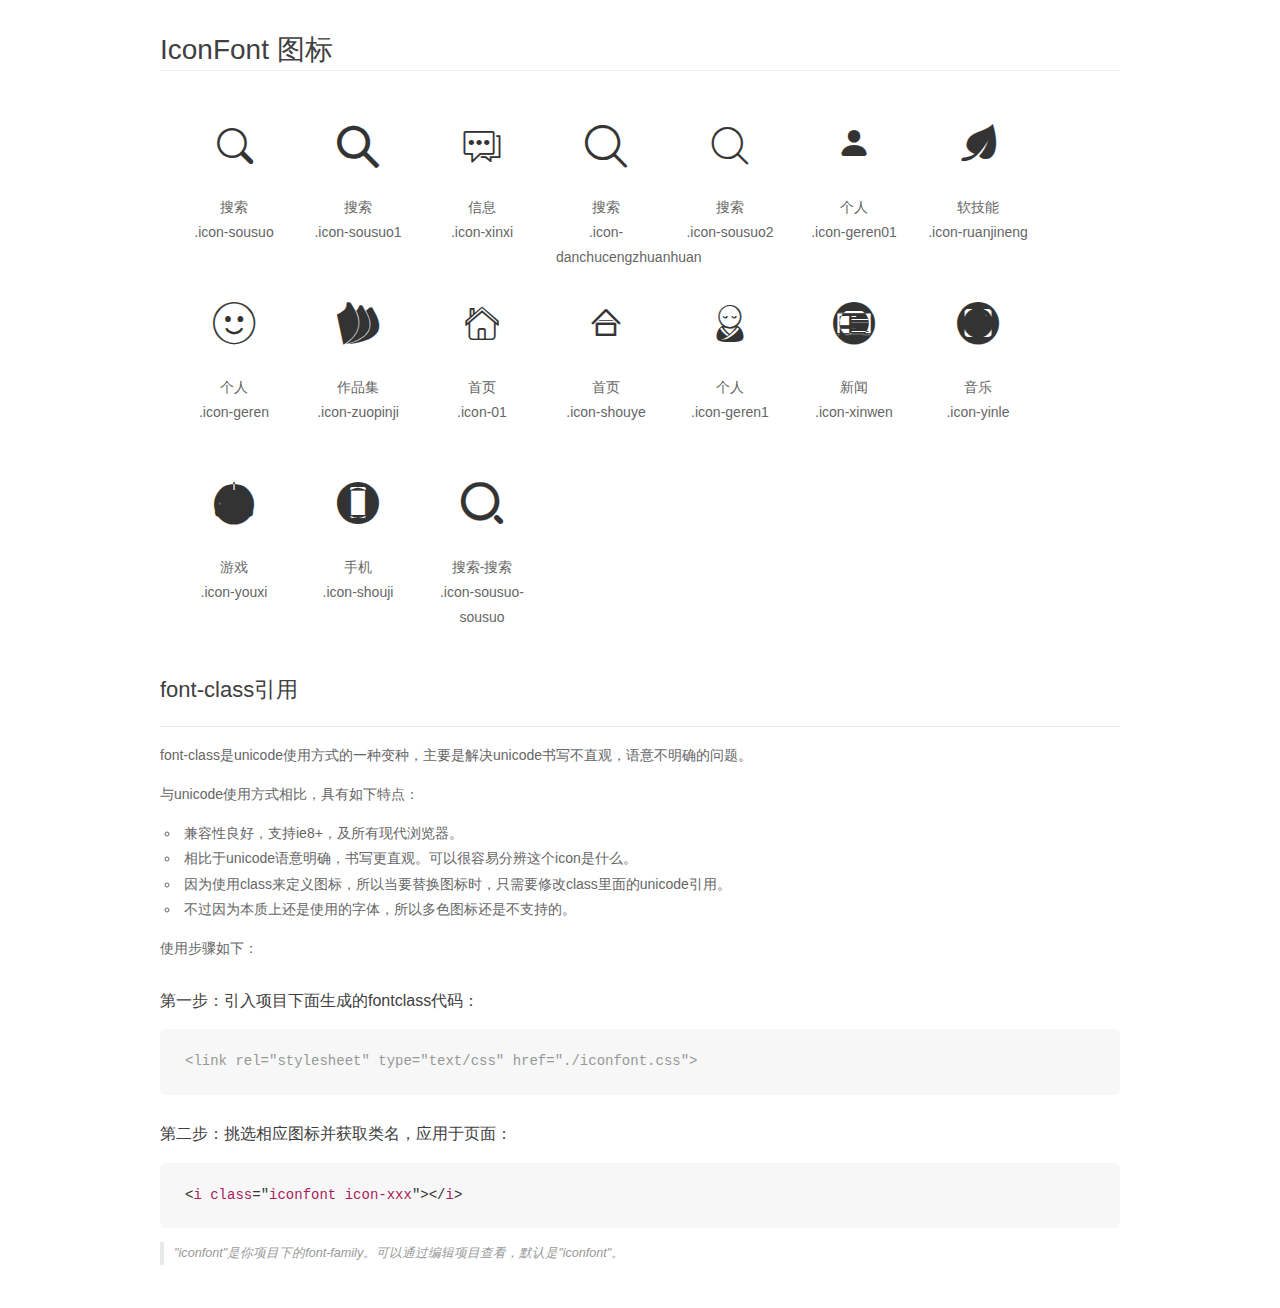
<file: font1/demo_fontclass.html>
<!DOCTYPE html>
<html>
<head>
    <meta charset="utf-8"/>
    <title>IconFont</title>
    <link rel="stylesheet" href="demo.css">
    <link rel="stylesheet" href="iconfont.css">
</head>
<body>
    <div class="main markdown">
        <h1>IconFont 图标</h1>
        <ul class="icon_lists clear">
            
                <li>
                <i class="icon iconfont icon-sousuo"></i>
                    <div class="name">搜索</div>
                    <div class="fontclass">.icon-sousuo</div>
                </li>
            
                <li>
                <i class="icon iconfont icon-sousuo1"></i>
                    <div class="name">搜索</div>
                    <div class="fontclass">.icon-sousuo1</div>
                </li>
            
                <li>
                <i class="icon iconfont icon-xinxi"></i>
                    <div class="name">信息</div>
                    <div class="fontclass">.icon-xinxi</div>
                </li>
            
                <li>
                <i class="icon iconfont icon-danchucengzhuanhuan"></i>
                    <div class="name">搜索</div>
                    <div class="fontclass">.icon-danchucengzhuanhuan</div>
                </li>
            
                <li>
                <i class="icon iconfont icon-sousuo2"></i>
                    <div class="name">搜索</div>
                    <div class="fontclass">.icon-sousuo2</div>
                </li>
            
                <li>
                <i class="icon iconfont icon-geren01"></i>
                    <div class="name">个人</div>
                    <div class="fontclass">.icon-geren01</div>
                </li>
            
                <li>
                <i class="icon iconfont icon-ruanjineng"></i>
                    <div class="name">软技能</div>
                    <div class="fontclass">.icon-ruanjineng</div>
                </li>
            
                <li>
                <i class="icon iconfont icon-geren"></i>
                    <div class="name">个人</div>
                    <div class="fontclass">.icon-geren</div>
                </li>
            
                <li>
                <i class="icon iconfont icon-zuopinji"></i>
                    <div class="name">作品集</div>
                    <div class="fontclass">.icon-zuopinji</div>
                </li>
            
                <li>
                <i class="icon iconfont icon-01"></i>
                    <div class="name">首页</div>
                    <div class="fontclass">.icon-01</div>
                </li>
            
                <li>
                <i class="icon iconfont icon-shouye"></i>
                    <div class="name">首页</div>
                    <div class="fontclass">.icon-shouye</div>
                </li>
            
                <li>
                <i class="icon iconfont icon-geren1"></i>
                    <div class="name">个人</div>
                    <div class="fontclass">.icon-geren1</div>
                </li>
            
                <li>
                <i class="icon iconfont icon-xinwen"></i>
                    <div class="name">新闻</div>
                    <div class="fontclass">.icon-xinwen</div>
                </li>
            
                <li>
                <i class="icon iconfont icon-yinle"></i>
                    <div class="name">音乐</div>
                    <div class="fontclass">.icon-yinle</div>
                </li>
            
                <li>
                <i class="icon iconfont icon-youxi"></i>
                    <div class="name">游戏</div>
                    <div class="fontclass">.icon-youxi</div>
                </li>
            
                <li>
                <i class="icon iconfont icon-shouji"></i>
                    <div class="name">手机</div>
                    <div class="fontclass">.icon-shouji</div>
                </li>
            
                <li>
                <i class="icon iconfont icon-sousuo-sousuo"></i>
                    <div class="name">搜索-搜索</div>
                    <div class="fontclass">.icon-sousuo-sousuo</div>
                </li>
            
        </ul>

        <h2 id="font-class-">font-class引用</h2>
        <hr>

        <p>font-class是unicode使用方式的一种变种，主要是解决unicode书写不直观，语意不明确的问题。</p>
        <p>与unicode使用方式相比，具有如下特点：</p>
        <ul>
        <li>兼容性良好，支持ie8+，及所有现代浏览器。</li>
        <li>相比于unicode语意明确，书写更直观。可以很容易分辨这个icon是什么。</li>
        <li>因为使用class来定义图标，所以当要替换图标时，只需要修改class里面的unicode引用。</li>
        <li>不过因为本质上还是使用的字体，所以多色图标还是不支持的。</li>
        </ul>
        <p>使用步骤如下：</p>
        <h3 id="-fontclass-">第一步：引入项目下面生成的fontclass代码：</h3>


        <pre><code class="lang-js hljs javascript"><span class="hljs-comment">&lt;link rel="stylesheet" type="text/css" href="./iconfont.css"&gt;</span></code></pre>
        <h3 id="-">第二步：挑选相应图标并获取类名，应用于页面：</h3>
        <pre><code class="lang-css hljs">&lt;<span class="hljs-selector-tag">i</span> <span class="hljs-selector-tag">class</span>="<span class="hljs-selector-tag">iconfont</span> <span class="hljs-selector-tag">icon-xxx</span>"&gt;&lt;/<span class="hljs-selector-tag">i</span>&gt;</code></pre>
        <blockquote>
        <p>"iconfont"是你项目下的font-family。可以通过编辑项目查看，默认是"iconfont"。</p>
        </blockquote>
    </div>
</body>
</html>
</file>
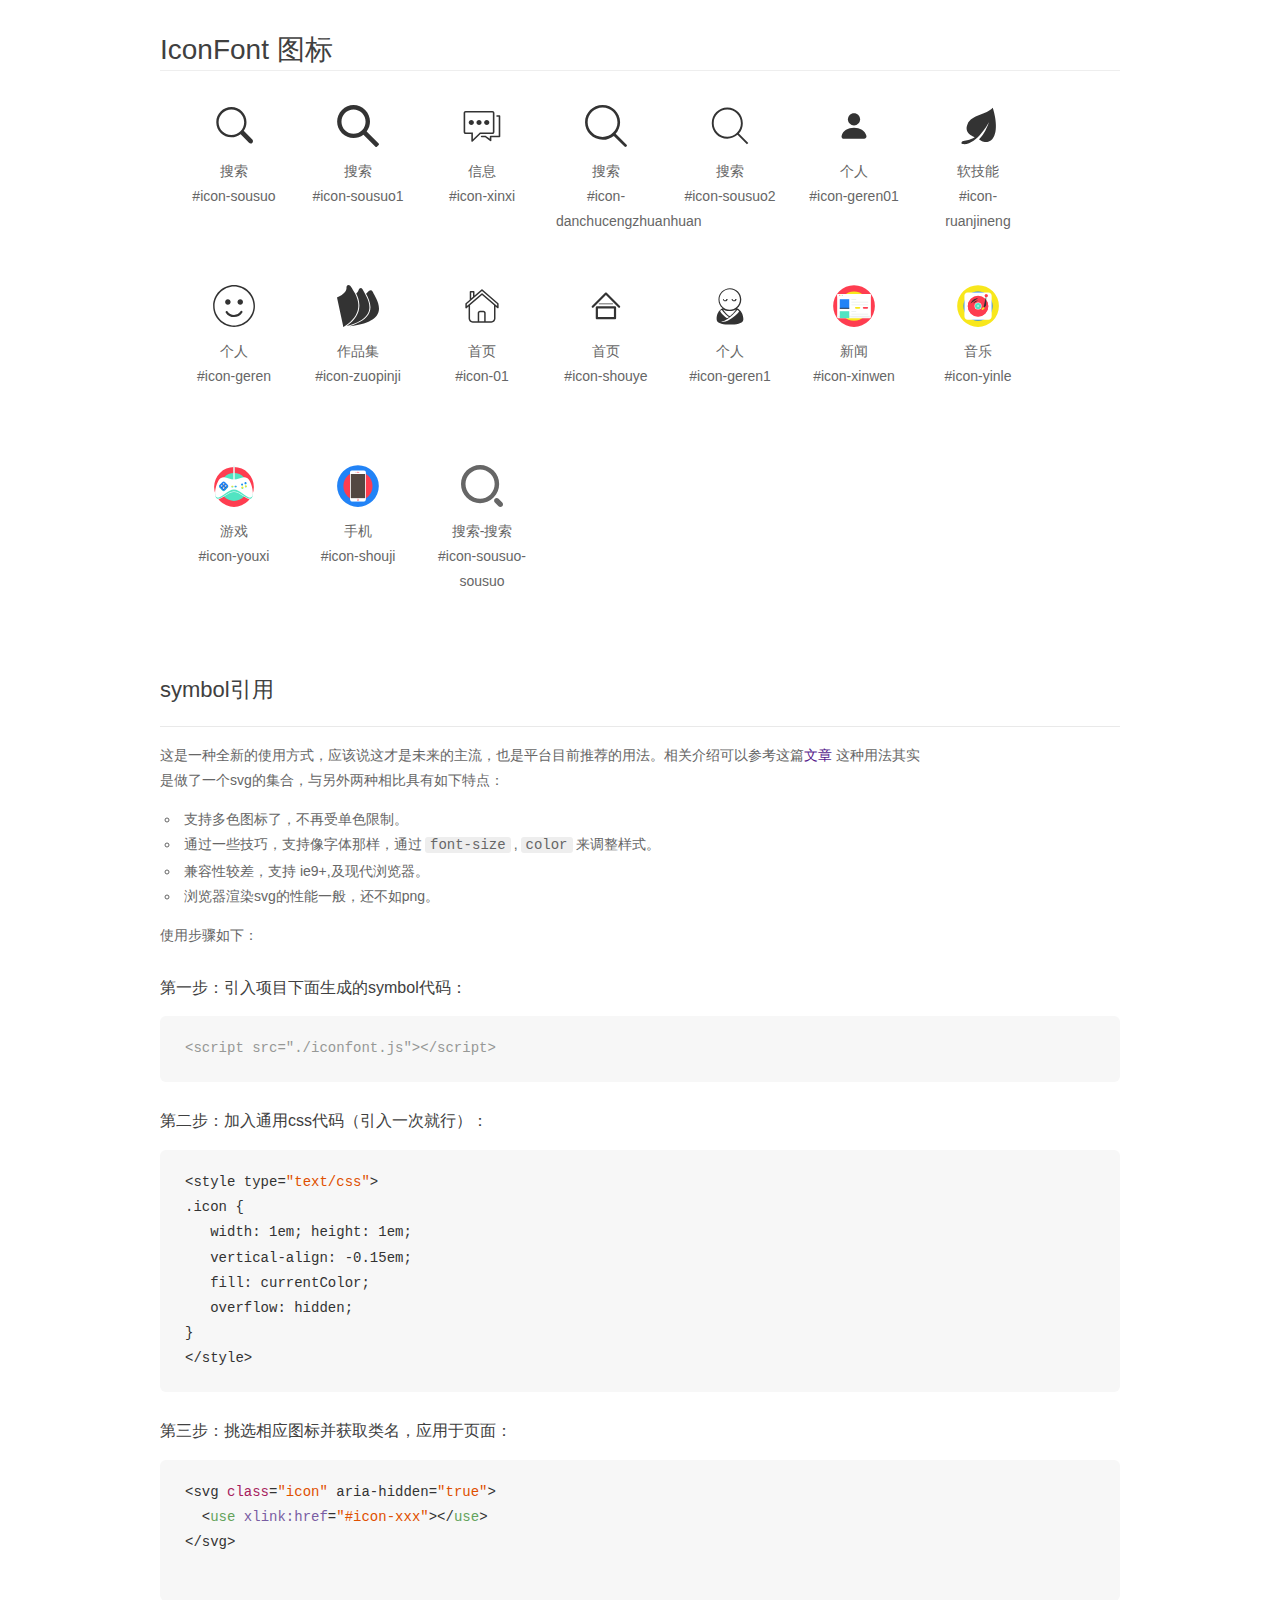
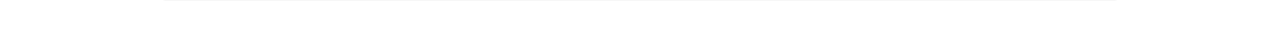
<file: font1/demo_symbol.html>
<!DOCTYPE html>
<html>
<head>
    <meta charset="utf-8"/>
    <title>IconFont</title>
    <link rel="stylesheet" href="demo.css">
    <script src="iconfont.js"></script>

    <style type="text/css">
        .icon {
          /* 通过设置 font-size 来改变图标大小 */
          width: 1em; height: 1em;
          /* 图标和文字相邻时，垂直对齐 */
          vertical-align: -0.15em;
          /* 通过设置 color 来改变 SVG 的颜色/fill */
          fill: currentColor;
          /* path 和 stroke 溢出 viewBox 部分在 IE 下会显示
             normalize.css 中也包含这行 */
          overflow: hidden;
        }

    </style>
</head>
<body>
    <div class="main markdown">
        <h1>IconFont 图标</h1>
        <ul class="icon_lists clear">
            
                <li>
                    <svg class="icon" aria-hidden="true">
                        <use xlink:href="#icon-sousuo"></use>
                    </svg>
                    <div class="name">搜索</div>
                    <div class="fontclass">#icon-sousuo</div>
                </li>
            
                <li>
                    <svg class="icon" aria-hidden="true">
                        <use xlink:href="#icon-sousuo1"></use>
                    </svg>
                    <div class="name">搜索</div>
                    <div class="fontclass">#icon-sousuo1</div>
                </li>
            
                <li>
                    <svg class="icon" aria-hidden="true">
                        <use xlink:href="#icon-xinxi"></use>
                    </svg>
                    <div class="name">信息</div>
                    <div class="fontclass">#icon-xinxi</div>
                </li>
            
                <li>
                    <svg class="icon" aria-hidden="true">
                        <use xlink:href="#icon-danchucengzhuanhuan"></use>
                    </svg>
                    <div class="name">搜索</div>
                    <div class="fontclass">#icon-danchucengzhuanhuan</div>
                </li>
            
                <li>
                    <svg class="icon" aria-hidden="true">
                        <use xlink:href="#icon-sousuo2"></use>
                    </svg>
                    <div class="name">搜索</div>
                    <div class="fontclass">#icon-sousuo2</div>
                </li>
            
                <li>
                    <svg class="icon" aria-hidden="true">
                        <use xlink:href="#icon-geren01"></use>
                    </svg>
                    <div class="name">个人</div>
                    <div class="fontclass">#icon-geren01</div>
                </li>
            
                <li>
                    <svg class="icon" aria-hidden="true">
                        <use xlink:href="#icon-ruanjineng"></use>
                    </svg>
                    <div class="name">软技能</div>
                    <div class="fontclass">#icon-ruanjineng</div>
                </li>
            
                <li>
                    <svg class="icon" aria-hidden="true">
                        <use xlink:href="#icon-geren"></use>
                    </svg>
                    <div class="name">个人</div>
                    <div class="fontclass">#icon-geren</div>
                </li>
            
                <li>
                    <svg class="icon" aria-hidden="true">
                        <use xlink:href="#icon-zuopinji"></use>
                    </svg>
                    <div class="name">作品集</div>
                    <div class="fontclass">#icon-zuopinji</div>
                </li>
            
                <li>
                    <svg class="icon" aria-hidden="true">
                        <use xlink:href="#icon-01"></use>
                    </svg>
                    <div class="name">首页</div>
                    <div class="fontclass">#icon-01</div>
                </li>
            
                <li>
                    <svg class="icon" aria-hidden="true">
                        <use xlink:href="#icon-shouye"></use>
                    </svg>
                    <div class="name">首页</div>
                    <div class="fontclass">#icon-shouye</div>
                </li>
            
                <li>
                    <svg class="icon" aria-hidden="true">
                        <use xlink:href="#icon-geren1"></use>
                    </svg>
                    <div class="name">个人</div>
                    <div class="fontclass">#icon-geren1</div>
                </li>
            
                <li>
                    <svg class="icon" aria-hidden="true">
                        <use xlink:href="#icon-xinwen"></use>
                    </svg>
                    <div class="name">新闻</div>
                    <div class="fontclass">#icon-xinwen</div>
                </li>
            
                <li>
                    <svg class="icon" aria-hidden="true">
                        <use xlink:href="#icon-yinle"></use>
                    </svg>
                    <div class="name">音乐</div>
                    <div class="fontclass">#icon-yinle</div>
                </li>
            
                <li>
                    <svg class="icon" aria-hidden="true">
                        <use xlink:href="#icon-youxi"></use>
                    </svg>
                    <div class="name">游戏</div>
                    <div class="fontclass">#icon-youxi</div>
                </li>
            
                <li>
                    <svg class="icon" aria-hidden="true">
                        <use xlink:href="#icon-shouji"></use>
                    </svg>
                    <div class="name">手机</div>
                    <div class="fontclass">#icon-shouji</div>
                </li>
            
                <li>
                    <svg class="icon" aria-hidden="true">
                        <use xlink:href="#icon-sousuo-sousuo"></use>
                    </svg>
                    <div class="name">搜索-搜索</div>
                    <div class="fontclass">#icon-sousuo-sousuo</div>
                </li>
            
        </ul>


        <h2 id="symbol-">symbol引用</h2>
        <hr>

        <p>这是一种全新的使用方式，应该说这才是未来的主流，也是平台目前推荐的用法。相关介绍可以参考这篇<a href="">文章</a>
        这种用法其实是做了一个svg的集合，与另外两种相比具有如下特点：</p>
        <ul>
          <li>支持多色图标了，不再受单色限制。</li>
          <li>通过一些技巧，支持像字体那样，通过<code>font-size</code>,<code>color</code>来调整样式。</li>
          <li>兼容性较差，支持 ie9+,及现代浏览器。</li>
          <li>浏览器渲染svg的性能一般，还不如png。</li>
        </ul>
        <p>使用步骤如下：</p>
        <h3 id="-symbol-">第一步：引入项目下面生成的symbol代码：</h3>
        <pre><code class="lang-js hljs javascript"><span class="hljs-comment">&lt;script src="./iconfont.js"&gt;&lt;/script&gt;</span></code></pre>
        <h3 id="-css-">第二步：加入通用css代码（引入一次就行）：</h3>
        <pre><code class="lang-js hljs javascript">&lt;style type=<span class="hljs-string">"text/css"</span>&gt;
.icon {
   width: <span class="hljs-number">1</span>em; height: <span class="hljs-number">1</span>em;
   vertical-align: <span class="hljs-number">-0.15</span>em;
   fill: currentColor;
   overflow: hidden;
}
&lt;<span class="hljs-regexp">/style&gt;</span></code></pre>
        <h3 id="-">第三步：挑选相应图标并获取类名，应用于页面：</h3>
        <pre><code class="lang-js hljs javascript">&lt;svg <span class="hljs-class"><span class="hljs-keyword">class</span></span>=<span class="hljs-string">"icon"</span> aria-hidden=<span class="hljs-string">"true"</span>&gt;<span class="xml"><span class="hljs-tag">
  &lt;<span class="hljs-name">use</span> <span class="hljs-attr">xlink:href</span>=<span class="hljs-string">"#icon-xxx"</span>&gt;</span><span class="hljs-tag">&lt;/<span class="hljs-name">use</span>&gt;</span>
</span>&lt;<span class="hljs-regexp">/svg&gt;
        </span></code></pre>
    </div>
</body>
</html>
</file>
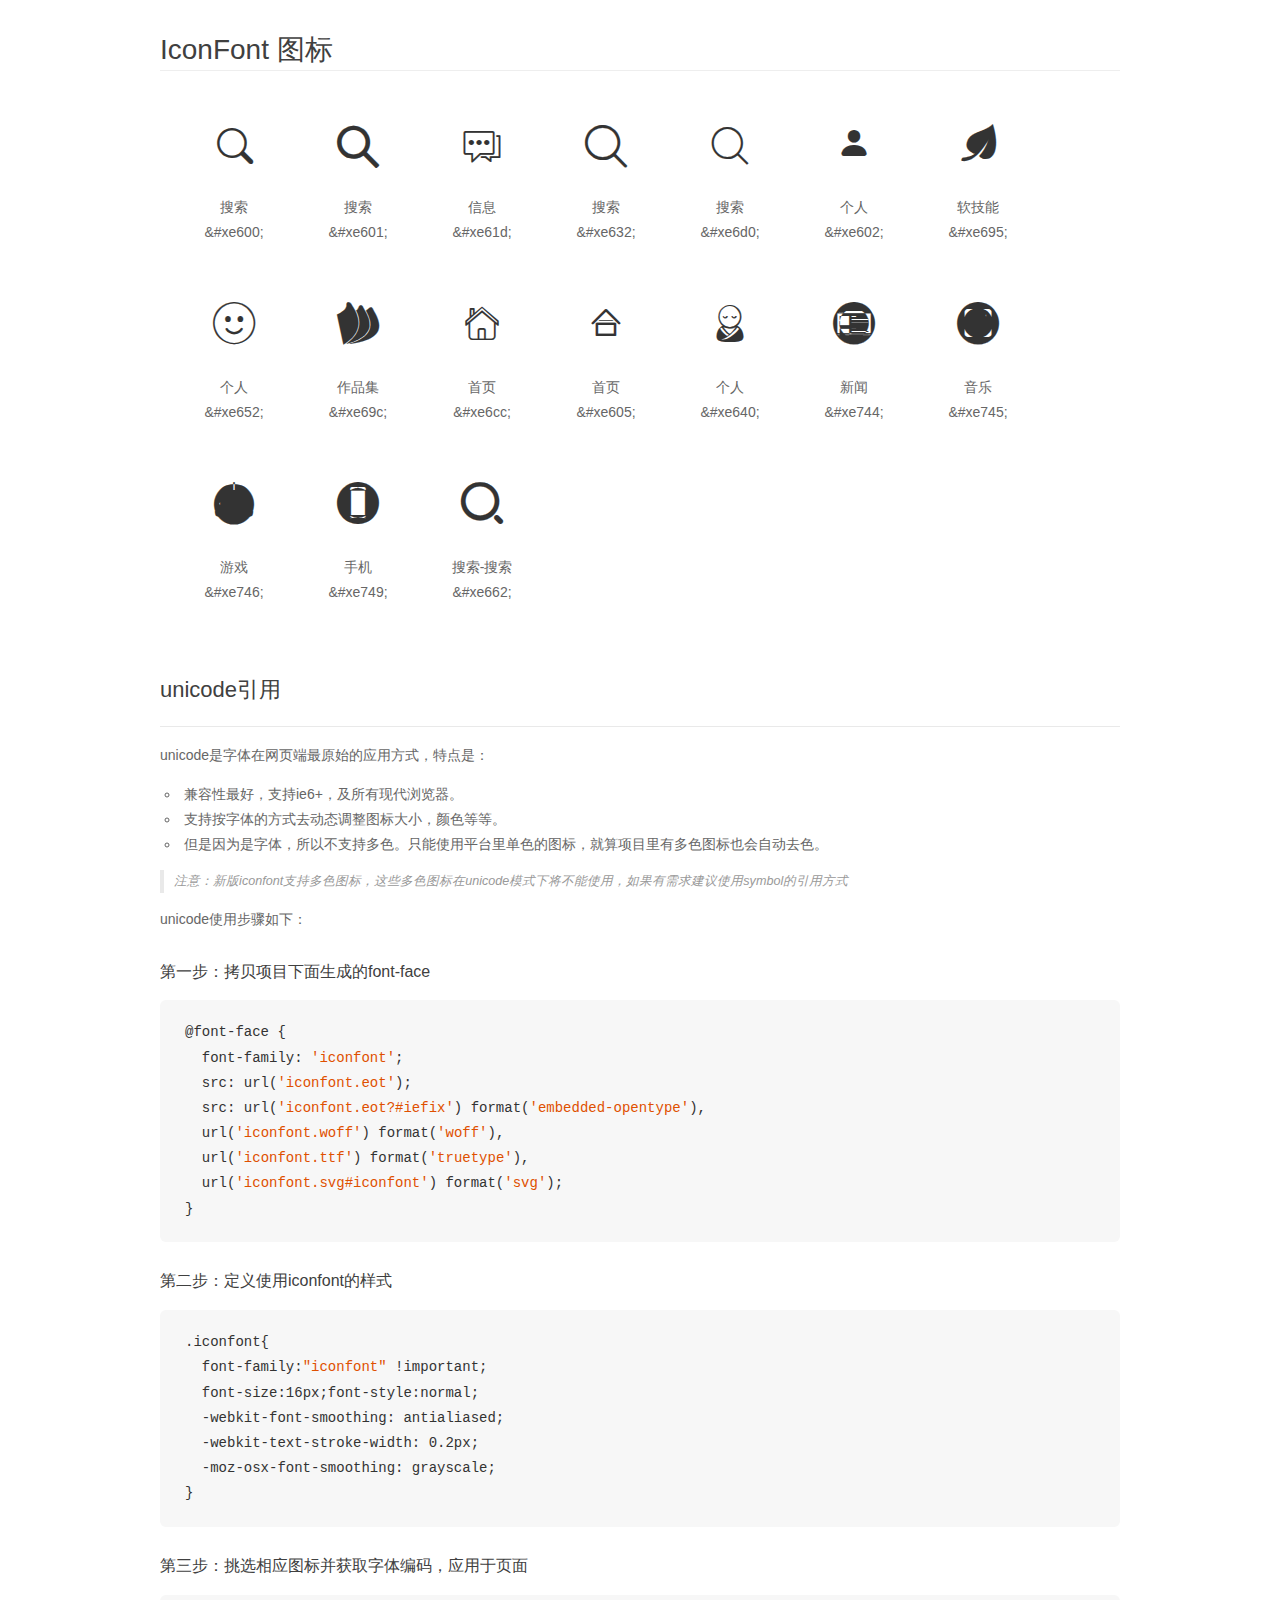
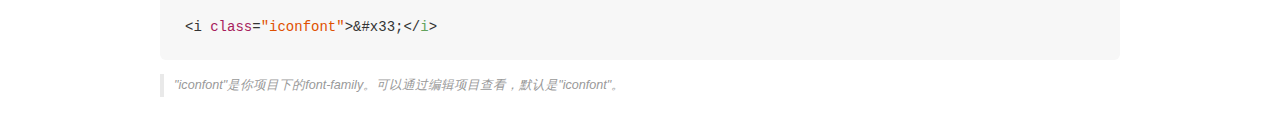
<file: font1/demo_unicode.html>
<!DOCTYPE html>
<html>
<head>
    <meta charset="utf-8"/>
    <title>IconFont</title>
    <link rel="stylesheet" href="demo.css">

    <style type="text/css">

        @font-face {font-family: "iconfont";
          src: url('iconfont.eot'); /* IE9*/
          src: url('iconfont.eot#iefix') format('embedded-opentype'), /* IE6-IE8 */
          url('iconfont.woff') format('woff'), /* chrome, firefox */
          url('iconfont.ttf') format('truetype'), /* chrome, firefox, opera, Safari, Android, iOS 4.2+*/
          url('iconfont.svg#iconfont') format('svg'); /* iOS 4.1- */
        }

        .iconfont {
          font-family:"iconfont" !important;
          font-size:16px;
          font-style:normal;
          -webkit-font-smoothing: antialiased;
          -webkit-text-stroke-width: 0.2px;
          -moz-osx-font-smoothing: grayscale;
        }

    </style>
</head>
<body>
    <div class="main markdown">
        <h1>IconFont 图标</h1>
        <ul class="icon_lists clear">
            
                <li>
                <i class="icon iconfont">&#xe600;</i>
                    <div class="name">搜索</div>
                    <div class="code">&amp;#xe600;</div>
                </li>
            
                <li>
                <i class="icon iconfont">&#xe601;</i>
                    <div class="name">搜索</div>
                    <div class="code">&amp;#xe601;</div>
                </li>
            
                <li>
                <i class="icon iconfont">&#xe61d;</i>
                    <div class="name">信息</div>
                    <div class="code">&amp;#xe61d;</div>
                </li>
            
                <li>
                <i class="icon iconfont">&#xe632;</i>
                    <div class="name">搜索</div>
                    <div class="code">&amp;#xe632;</div>
                </li>
            
                <li>
                <i class="icon iconfont">&#xe6d0;</i>
                    <div class="name">搜索</div>
                    <div class="code">&amp;#xe6d0;</div>
                </li>
            
                <li>
                <i class="icon iconfont">&#xe602;</i>
                    <div class="name">个人</div>
                    <div class="code">&amp;#xe602;</div>
                </li>
            
                <li>
                <i class="icon iconfont">&#xe695;</i>
                    <div class="name">软技能</div>
                    <div class="code">&amp;#xe695;</div>
                </li>
            
                <li>
                <i class="icon iconfont">&#xe652;</i>
                    <div class="name">个人</div>
                    <div class="code">&amp;#xe652;</div>
                </li>
            
                <li>
                <i class="icon iconfont">&#xe69c;</i>
                    <div class="name">作品集</div>
                    <div class="code">&amp;#xe69c;</div>
                </li>
            
                <li>
                <i class="icon iconfont">&#xe6cc;</i>
                    <div class="name">首页</div>
                    <div class="code">&amp;#xe6cc;</div>
                </li>
            
                <li>
                <i class="icon iconfont">&#xe605;</i>
                    <div class="name">首页</div>
                    <div class="code">&amp;#xe605;</div>
                </li>
            
                <li>
                <i class="icon iconfont">&#xe640;</i>
                    <div class="name">个人</div>
                    <div class="code">&amp;#xe640;</div>
                </li>
            
                <li>
                <i class="icon iconfont">&#xe744;</i>
                    <div class="name">新闻</div>
                    <div class="code">&amp;#xe744;</div>
                </li>
            
                <li>
                <i class="icon iconfont">&#xe745;</i>
                    <div class="name">音乐</div>
                    <div class="code">&amp;#xe745;</div>
                </li>
            
                <li>
                <i class="icon iconfont">&#xe746;</i>
                    <div class="name">游戏</div>
                    <div class="code">&amp;#xe746;</div>
                </li>
            
                <li>
                <i class="icon iconfont">&#xe749;</i>
                    <div class="name">手机</div>
                    <div class="code">&amp;#xe749;</div>
                </li>
            
                <li>
                <i class="icon iconfont">&#xe662;</i>
                    <div class="name">搜索-搜索</div>
                    <div class="code">&amp;#xe662;</div>
                </li>
            
        </ul>
        <h2 id="unicode-">unicode引用</h2>
        <hr>

        <p>unicode是字体在网页端最原始的应用方式，特点是：</p>
        <ul>
        <li>兼容性最好，支持ie6+，及所有现代浏览器。</li>
        <li>支持按字体的方式去动态调整图标大小，颜色等等。</li>
        <li>但是因为是字体，所以不支持多色。只能使用平台里单色的图标，就算项目里有多色图标也会自动去色。</li>
        </ul>
        <blockquote>
        <p>注意：新版iconfont支持多色图标，这些多色图标在unicode模式下将不能使用，如果有需求建议使用symbol的引用方式</p>
        </blockquote>
        <p>unicode使用步骤如下：</p>
        <h3 id="-font-face">第一步：拷贝项目下面生成的font-face</h3>
        <pre><code class="lang-js hljs javascript">@font-face {
  font-family: <span class="hljs-string">'iconfont'</span>;
  src: url(<span class="hljs-string">'iconfont.eot'</span>);
  src: url(<span class="hljs-string">'iconfont.eot?#iefix'</span>) format(<span class="hljs-string">'embedded-opentype'</span>),
  url(<span class="hljs-string">'iconfont.woff'</span>) format(<span class="hljs-string">'woff'</span>),
  url(<span class="hljs-string">'iconfont.ttf'</span>) format(<span class="hljs-string">'truetype'</span>),
  url(<span class="hljs-string">'iconfont.svg#iconfont'</span>) format(<span class="hljs-string">'svg'</span>);
}
</code></pre>
        <h3 id="-iconfont-">第二步：定义使用iconfont的样式</h3>
        <pre><code class="lang-js hljs javascript">.iconfont{
  font-family:<span class="hljs-string">"iconfont"</span> !important;
  font-size:<span class="hljs-number">16</span>px;font-style:normal;
  -webkit-font-smoothing: antialiased;
  -webkit-text-stroke-width: <span class="hljs-number">0.2</span>px;
  -moz-osx-font-smoothing: grayscale;
}
</code></pre>
        <h3 id="-">第三步：挑选相应图标并获取字体编码，应用于页面</h3>
        <pre><code class="lang-js hljs javascript">&lt;i <span class="hljs-class"><span class="hljs-keyword">class</span></span>=<span class="hljs-string">"iconfont"</span>&gt;&amp;#x33;<span class="xml"><span class="hljs-tag">&lt;/<span class="hljs-name">i</span>&gt;</span></span></code></pre>

        <blockquote>
        <p>"iconfont"是你项目下的font-family。可以通过编辑项目查看，默认是"iconfont"。</p>
        </blockquote>
    </div>


</body>
</html>
</file>
<file: css/index.css>
body,html{
    padding: 0;
    margin: 0;
    box-sizing: border-box;
    font-family: Helvetica;
    -webkit-text-size-adjust: 100%;
    -webkit-user-select: none;
}
ul,li,a{
    list-style: none;
    text-decoration: none;
}
/*首页*/
.header{
    width: 7.5rem;
    height: 0.7rem;

}
.search{
    width: 0.7rem;
    height:0.7rem;
    margin-left: 0.3rem;
    float:left;
    margin-top: 0.1rem;
}
.new{
    width: 0.7rem;
    height:0.7rem;
    margin-right:0.3rem;
    float:right;
    margin-top: 0.1rem;
}
@font-face {
    font-family: 'iconfont';
    src: url('../font1/iconfont.eot');
    src: url('../font1/iconfont.eot?#iefix') format('embedded-opentype'),
    url('../font1/iconfont.woff') format('woff'),
    url('../font1/iconfont.ttf') format('truetype'),
    url('../font1/iconfont.svg#iconfont') format('svg');
}
.iconfont{
    font-family: "iconfont";
    font-size:0.5rem;
    line-height:0.7rem;
    text-align: center;
    color:#999;
}
.search:before{
    content: "\e600";
    font-weight:200;
}
.new:before{
    content: "\e61d";
    font-weight:200;
}
.zhong{
    width:1.5rem;
    height: 0.7rem;
    font-size: 0.45rem;
    line-height: 1rem;
    text-align: center;
    color: #999;
    margin: auto;
}
.swiper-container{
    width: 100%;
    height: 3.64rem;
}
.swiper-container .swiper-slide:nth-child(1){
    background: url("../img/1.jpg") no-repeat;
    background-size: cover;
}
.swiper-container .swiper-slide:nth-child(2){
    background: url("../img/2.jpg") no-repeat;
    background-size: cover;
}
.swiper-container .swiper-slide:nth-child(3){
    background: url("../img/3.jpg") no-repeat;
    background-size: cover;
}
.swiper-container .swiper-slide:nth-child(4){
    background: url("../img/4.jpg") no-repeat;
    background-size: cover;
}
.xinpin{
    width: 7rem;
    float: left;
    box-sizing: border-box;
    margin-top:  0.2rem;
    margin-left: 0.25rem;
}
.xinpin li{
    width:1.3rem;
    float: left;
    height: 1.7rem;
    margin-left: 0.3rem;
}
.xinpin li:nth-child(1){
    margin-left: -0.2rem;
    background: url("../img/tu1.jpg")no-repeat;
    background-size:1rem 1rem;
}
.xinpin li:nth-child(2){
    background: url("../img/tu2.jpg")no-repeat;
    background-size:1rem 1rem;
}
.xinpin li:nth-child(3){
    background: url("../img/tu3.jpg")no-repeat;
    background-size:1rem 1rem;
}
.xinpin li:nth-child(4){
    background: url("../img/tu4.jpg")no-repeat;
    background-size:1rem 1rem;
}
.xinpin li a{
    display: block;
    float: left;
    color:#999999;
    font-size: 0.3rem;
    line-height: 2.8rem;
    text-align: center;
}
.yong{
    box-sizing: border-box;
    margin-top: -0.7rem;
    float: left;
    width: 7.5rem;
    height:4.3rem;
    background: url("../img/baby.png_640x999.v1c96.70.webp");
    background-size: 7.5rem 4.3rem;
    position: relative;
}
.zhezhao{
    width: 100%;
    height: 100%;
    position: absolute;
    background: #000;
    opacity:0.3;
    left:0;
    top:0;
    z-index:1;
}
.da{
    position: absolute;
    width: 2rem;
    height: 0.44rem;
    left:0.3rem;
    top: 0.3rem;
    background: #fff;
    border-radius: 0.4rem;
    z-index:10;
}
.pingtu{
    display: block;
     border-radius: 50%;
    margin-left: 0.1rem;
    width: 0.4rem;
    height: 0.4rem;
    background: url("../img/ping.jpg_999x999.v1c0.jpg") no-repeat;
    background-size:cover;
}
.pingzi{
    display: block;
    float: left;
    margin-left: 0.6rem;
    margin-top: -0.4rem;
    color:#000;
    font-size: 0.2rem;
    line-height:0.4rem;
}
.yongzi{
    position: absolute;
    left:1.5rem;
    top:2.4rem;
    color:#fff;
    font-size: 0.47rem;
    display: block;
    z-index:10;
}
.yongzi1{
    position: absolute;
    left:3rem;
    top:3.4rem;
    color:#fff;
    font-size:0.25rem;
    font-weight: bold;
    display: block;
    z-index: 10;
}
.yongzi1 .icon{
    display: inline-block;
    width: 0;
    height: 0;
    border-top: .08rem solid transparent;
    border-bottom: .08rem solid transparent;
    border-left: .1rem solid #fff;
    margin-left: 0.1rem;
}
.shop{
    float: left;
    width: 7.5rem;
    height: 3.12rem;
    /*background: red;*/
    margin-top: 0.3rem;
}
.shop1{
    width: 2rem;
    height: 3rem;
    float: left;
    margin-left: 0.4rem;
}
.shop1 img{
    width: 2rem;
    height: 2rem;
}
.shop1 p{
    display: block;
    color:#000;
    font-size: 0.26rem;
    float: left;
    margin-top: -0.1rem;
    margin-left: 0.1rem;
}
.shop1 p a{
    color:#000;
}
.shop1 span{
    display: block;
    color:#F25A78;
    font-size: 0.26rem;
    float: left;
    margin-top: -0.2rem;
    margin-left: 0.1rem;
}
.yong1{
    margin-top: 0.2rem;
    background: url("../img/yong1.png_640x999.v1c96.70.webp");
}
.pingtu1{
    background: url("../img/ping.jpg_999x999.v1c0.jpg") no-repeat;
}
.yong3{
   background: url("../img/yong3.png_640x999.v1c96.70.webp");
}
.foot{
    width: 7.5rem;
    height: 1rem;
    float: left;
    margin-top: 0.3rem;
    position: fixed;
   bottom:0rem;
    left:0;
    z-index: 1000;
    background: #fff;
}
.shops{
    height: 4rem;
}

.foot1{
    width: 1.5rem;
    height: 1rem;
    float: left;
    margin-left: 0.3rem;

}
.foot1 img{
    width: 0.4rem;
    height: 0.4rem;
    float: left;
    margin-top: 0.1rem;
    margin-left: 0.3rem;
}
.foot1 p{
    display: block;
    color:#FF3366;
    font-size: 0.25rem;
    float: left;
    margin-top:0.6rem;
    margin-left: -0.4rem;

}
.foot1 p a{
    color:#FF3366;
}
.foot2 p a{
    color:#A5A5A5;
}
.foot3 p{
    margin-left: -0.5rem;
}
.foot4 p{
    margin-left: -0.3rem;
}


/*列表页*/
.sou{
    width: 7.5rem;
    height: 0.9rem;
    background:pink;
    margin-top: 0.3rem;
}
.sou img{
    float: left;
    margin-left: 0.4rem;
    width: 0.6rem;
    height: 0.35rem;
    margin-top: 0.3rem;
}
.searchs{
    float: left;
    width: 5.3rem;
    height: 0.6rem;
    background: #F4F4F4;
    margin-left: 0.3rem;
    margin-top: 0.15rem;
}
.searchs img{
    width: 0.3rem;
    height:0.3rem;
    float: left;
    margin-top: 0.15rem;
    margin-left:0.3rem;
}
.searchs input{
    float: left;
    width:4.5rem;
    height: 0.3rem;
    background: #F4F4F4;
    color:#000;
    font-size: 0.25rem;
    border: none;
    margin-left: 0.75rem;
    margin-top: -0.35rem;
    outline: none;
}
.list{
    box-sizing: border-box;
    width: 7.5rem;
    display: flex;
    justify-content: space-around;
    align-items: center;
}
.list{
    margin-top: -0.1rem;
}
.list a{
    color:#000;
    font-size: 0.35rem;
}
.list li:nth-child(1){
    margin-left: -0.5rem;
}
.list .list1 a{
    color: #FF3366;
}
.list .list1{
    border-bottom:2px solid #FF3366;
}

.pop{
    box-sizing: border-box;
    width: 3.6rem;
    height:6.7rem;
    float: left;
    margin-left: 0.1rem;
    margin-top:-0.5rem;
}
.pop img{
    width: 3.6rem;
    height: 4.66rem;
}
.pop .jieshao{
    display: block;
    color:#000;
    font-size: 0.26rem;
    float: left;
    margin-top: -0.1rem;
    margin-left: 0.1rem;
}
.pop p a{
    color:#000;
}
.pop span{
    display: block;
    color:#F25A78;
    font-size:0.35rem;
    float: left;
    margin-top: -0.2rem;
    margin-left:1.23rem;
}
.pop .people{
    display: block;
    color:#000;
    font-size: 0.26rem;
    float: left;
    margin-top:0.1rem;
    margin-left:1rem;
}
.foots p a{
    color:#A5A5A5;
}

/*详情页*/
.back{
    float:left;
    width: 0.23rem;
    height:0.36rem;
    margin-left: 0.3rem;
    margin-top: 0.3rem;
}
.back img{
    width:0.23rem;
    height:0.36rem;
    float: left;
    display: block;
    margin-left: 0.3rem;
    margin-top:-0rem;
}
.swiper-containers{
    width: 100%;
    height: 10rem;
    position: relative;
}
.swiper-containers .swiper-slide:nth-child(1){
    background: url("../img/bo1.jpg_468x468.jpg") no-repeat;
    background-size: cover;
}
.swiper-containers .swiper-slide:nth-child(2){
    background: url("../img/bo2.jpg_468x468.jpg") no-repeat;
    background-size: cover;
}
.swiper-containers .swiper-slide:nth-child(3){
    background: url("../img/bo3.jpg_468x468.jpg") no-repeat;
    background-size: cover;
}
.swiper-containers .swiper-slide:nth-child(4){
    background: url("../img/bo4.jpg_468x468.jpg") no-repeat;
    background-size: cover;
}
.tiao{
    position: absolute;
    left:0;
    bottom:0;
    width: 100%;
    height: 0.6rem;
    background: url("../img/tiao.png")no-repeat;
    background-size: 7.5rem 0.6rem;
    z-index:10;
}
.title{
    color:#000;
    font-size: 0.35rem;
    display: block;
    float: left;
    margin-left: 0.3rem;
    margin-top: 0.4rem;
}
.con{
    width: 6.5rem;
    height: 0.84rem;
    color:#999;
    text-align: center;
    line-height: 0.84rem;
    font-size: 0.35rem;
    /*display: block;*/
    float: left;
    margin-left: 0.3rem;
    margin-top: -0.3rem;
    text-overflow: ellipsis;
    white-space: nowrap;
    overflow: hidden;
}
.price{
    display: block;
    float: left;
    color:#000;
    font-size: 0.35rem;
    margin-left:1.5rem;
    margin-top: -0.2rem;
}
.money{
    display: block;
    float: left;
    color:#FF3366;
    font-size: 0.45rem;
    margin-left:0.3rem;
    margin-top: -0.2rem;
}
s{
    color:#999;
    font-size: 0.3rem;
    float: left;
}
.xiaoliang{
    width: 7.5rem;
    float: left;
    margin-top: -0.6rem;
    height: 0.3rem;
}
.number{
    color:#999;
    font-size: 0.25rem;
    float: left;
    margin-left:1.3rem ;
}
.number1{
    color:#999;
    font-size: 0.25rem;
    float: left;
    margin-left:0.7rem ;
}
.number2{
    color:#999;
    font-size: 0.25rem;
    float: left;
    margin-left:0.7rem ;
}
.xian{
    width: 100%;
    height: 0.02rem;
    background: #ECECEC;
    float: left;
    margin-top:-0.05rem;
}
.youhui{
    width: 7.5rem;
    height: 0.9rem;
    float: left;
    background: #FAFAFA;
    border-bottom: 0.02px solid #ECECEC;
}
.youhui span{
    float: left;
    font-size: 0.3rem;
    color:#000;
    margin-left:0.8rem;
    line-height: 0.9rem;
}
.youhui span i{
    width: 0.1rem;
    height: 0.1rem;
    border-radius: 50%;
    background: #F13E3A;
    float: left;
    margin-left: -0.3rem;
    margin-top: 0.4rem;
}
.youhui .more{
   float:right;
    font-size: 0.3rem;
    color:#000;
    margin-right: 0.4rem;
}
.youhui .more a{
    color:#666;
}
.fenge{
    width: 7.5rem;
    height: 0.2rem;
    float: left;
    background: #EAEAEA;
}
.store{
    width: 7.5rem;
    height:4.2rem;
    float: left;
    border-bottom: 0.02rem solid #e9e9e9;
}
.touxiang{
    width: 7.5rem;
    height: 0.94rem;
    float: left;
}
.touxiang img{
    float: left;
    width: 0.9rem;
    height: 0.9rem;
    float: left;
    margin-left: 0.5rem;
}
.touxiang .name{
    color:#000;
    font-size: 0.3rem;
    float: left;
    margin-left: 0.2rem;
    margin-top:0.1rem;
}
.touxiang .all{
    color:#999;
    font-size: 0.25rem;
    float: left;
    margin-left:-0.9rem;
    margin-top:0.6rem;
}
.touxiang .alls{
    color:#999;
    font-size: 0.25rem;
    float: left;
    margin-left: 0.5rem;
    margin-top:0.6rem;
}
.touxiang .come{
    width: 2rem;
    height: 0.65rem;
    border: 0.02rem solid #A9A9A9;

    font-size:0.3rem;
    line-height: 0.65rem;
    text-align: center;
    float: right;
    margin-top: 0.2rem;
}
.touxiang .come a{
    color:#A9A9A9;
}
.tuihuan{
    width: 7.5rem;
    height: 2.04rem;
    float: left;

    margin-top: 0.2rem;
    border-top: 0.02rem solid #e9e9e9;
}
.tuihuan{
    width: 6.9rem;
    height:2.02rem;
    float: left;

    margin-left: 0.3rem;
}
.tuihuan li{
    width: 3.4rem;
    height: 0.44rem;
    float: left;

    margin-left:-0.6rem;
    margin-top: -0.8rem;
}
.tuihuan li img{
    width: 0.44rem;
    height:0.44rem;
    float: left;
}
.tuihuan li span{
    font-size: 0.25rem;
    color:#999;
    float: left;
    margin-left: 0.3rem;
    margin-top: 0.07rem;
}

.tuihuan .cohuo1{
    margin-left:-0.6rem;
    margin-top: -0.8rem;
}
.tuihuan .cohuo2{
    margin-left:2.8rem;
    margin-top:-0.8rem;
}
.tuihuan .cohuo3{
    margin-top:-0.1rem;
}
.tuihuan .cohuo4{
    margin-left:2.8rem;
    margin-top:-0.43rem;
}
.tuihuan .cohuo5{
    margin-top:0.2rem;
}
.ll{
    width: 7.5rem;
    height: 7rem;
    float: left;
}

.xiangqing{
    box-sizing: border-box;
    width: 7.5rem;
    height: 0.7rem;
    float: left;

    margin-top: 0.1rem;
}
.xiangqing li{
    width: 1.8rem;
    height: 100%;
    float: left;
    color:#000;
    font-size: 0.35rem;
    line-height: 0.7rem;
    text-align: center;
}
.xiangqing li a{
    color: #000;
}
.xiangqing li:nth-child(1){
    margin-left: -0.7rem;
    color:#F13E3A;
    border-bottom: 0.02rem solid #F69896;
}
.xiangqing li:nth-child(4){
    border:none;
}

.text{
    width: 7.5rem;
    height: 1.46rem;
    float: left;
    margin-top:-0.7rem;
}
.start{
    display: block;
    float: left;
    width:1.8rem;
    height: 0.02rem;
    background: #666;
    position: relative;
    margin-top: 0;
    margin-left: 0.5rem;
}
.start i{
    position: absolute;
    left:0;
    top:-0.015rem;
    width: 0.1rem;
    height:0.1rem;
    border-radius: 50%;
    background: #000;
}

.end{
    display: block;
    float: right;
    width:1.8rem;
    height: 0.02rem;
    background: #666;
    position: relative;
    margin-top:0.1rem;
    margin-right: 0.5rem;
}
.end i{
    position: absolute;
    right:0;
    top:-0.015rem;
    width: 0.1rem;
    height:0.1rem;
    border-radius: 50%;
    background: #000;
}
.texts {
    color: #727272;
    font-size: 0.3rem;
    float: left;
    display: block;
    width: 6.5rem;
    margin-left: 0.5rem;
    margin-top: -0.7rem;
}
.xiaoguo{
    float: left;
    margin-left:0.3rem;
    margin-top: 0.3rem;
    color: #666666;
    font-size: 0.3rem;
}
.display{
    float: left;
    width: 7.5rem;
    height:9.5rem;
    background: url("../img/dd.jpg_468x468.jpg");
    background-size: contain;
}
.display1{
    float: left;
    width: 7.5rem;
    height:9.26rem;
    background: url("../img/dd1.jpg_468x468.jpg");
    background-size: contain;
}
.display2{
    float: left;
    margin-top: 0.2rem;
    width: 7.5rem;
    height:9.26rem;
    background: url("../img/dd2.jpg_468x468.jpg");
    background-size: contain;
}
.display3{
    float: left;
    width: 7.5rem;
    height:9.26rem;
    background: url("../img/dd3.jpg_468x468.jpg");
    background-size: contain;
}
.display4{
    float: left;
    margin-top: -0.1rem;
    width: 7.5rem;
    height:9.26rem;
    background: url("../img/dd4.jpg_468x468.jpg");
    background-size: contain;
}
.pops{
    margin-top: 0.9rem;
    margin-left: -1.4rem;
}
.pop1{
    margin-top: 0.9rem;
}

.foot{
    width: 7.5rem;
    height: 1rem;
    float: left;
    margin-top: 0.3rem;
    position: fixed;
    bottom:0rem;
    left:0;
    z-index: 1000;
    background: #fff;
}
.footer{
    width: 1rem;
    height: 1rem;
    float: left;
    margin-left: 0.3rem;

}
.footer .kefu1{
    float: left;
    display: block;
    display: inline-block;
    width: 0.5rem;
    height:0.5rem;
    margin-top:0.1rem;
    background: url(../img/incons.png) no-repeat 0 -1rem;
    background-size:0.45rem;
}
.footer p{
    display: block;
    color:#FF3366;
    font-size: 0.25rem;
    float: left;
    margin-top:0.7rem;
    margin-left: -0.5rem;

}
.footer .kefu2{
    float: left;
    display: block;
    display: inline-block;
    width: 0.5rem;
    height:0.5rem;
    margin-top:0.1rem;
    background: url(../img/incons.png) no-repeat 0 -1.9rem;
    background-size:0.45rem;
}
.footer .kefu3{
    float: left;
    display: block;
    display: inline-block;
    width: 0.5rem;
    height:0.5rem;
    margin-top:0.1rem;
    background: url(../img/incons.png) no-repeat 0 0.1rem;
    background-size:0.45rem;
}
.footer p a{
    color:#FF3366;
}
.foot2 p a{
    color:#A5A5A5;
}
.foot3 p{
    margin-left: -0.5rem;
}
.foot4 p{
    margin-left: -0.3rem;
}
.gouwu{
    width:1.94rem;
    height: 100%;
    background: #FFE817;
    color:#666;
    font-size: 0.3rem;
    text-align: center;
     line-height: 1rem;
    float: left;
    margin-left: 0rem;
}
.goumai{
    width:1.6rem;
    height: 100%;
    background: #FF3366;
    color:#fff;
    font-size: 0.3rem;
    text-align: center;
    line-height: 1rem;
    float: left;
    margin-left: 0rem;
}








/*评论页*/

.coheader{
    width: 7.5rem;
    height:1.12rem;
    float: left;
}
.coheader img{
    width:0.23rem;
    height:0.36rem;
    float: left;
    display: block;
    margin-left: 0.3rem;
    margin-top: 0.4rem;
}
.coheader .comment{
    font-size: 0.5rem;
    float: left;
    margin-left:2.6rem;
    margin-top: 0.3rem;
    color:#666;
}
.coheader .coindex{
    width: 0.3rem;
    height: 0.4rem;
    float: right;
    margin-right: 0.3rem;
    margin-top:0.4rem;
}
.coxing{
    width: 7.5rem;
    height:1.88rem;
    background: #F6F6F6;
    float: left;
    border-top: 0.02rem solid #e9e9e9;
}
.cogao{
    width: 7.5rem;
    height: 0.26rem;
    float: left;

    margin-top: 0.4rem;
}
.cgao1{
    float: left;
    width: 2.3rem;
    height: 100%;

}
.cgao1 span{
    display: block;
    float: left;
    color:#999;
    font-size: 0.25rem;
    margin-left: 0.2rem;
    line-height: 0.26rem;
}
.cgao1 p{
    display: block;
    float: left;
    color:red;
    font-size: 0.25rem;
    margin-left:0.1rem;
     margin-top:0rem;
}
.cgao1 div{
    float: left;
    display: block;
    width: 0.25rem;
    height: 0.25rem;
    background:#F13E3A;
    color:#fff;
    font-size: 0.25rem;
    text-align: center;
    line-height: 0.25rem;
}
.commentss{
    float: left;
    width:7rem;
    height:1.32rem;
    box-sizing: border-box;
    margin-left: 0.25rem;
    margin-top: 0.5rem;
    background: #F4F4F4;
}
.commentss textarea{
    float: left;
    width: 6.5rem;
    height: 1.2rem;
    color:#A9A9A9;
    font-size: 0.3rem;
    text-indent: 0.1rem;
    margin-top: 0.02rem;
    margin-left: 0.2rem;
    background: #F4F4F4;
    border:none;
    resize : none;
    outline: none;
}
.comment_zi{
    color:#317ECB;
    font-size: 0.33rem;
    display: block;
    float: left;
    margin-left: 0.3rem;
    margin-top: 0.3rem;
}
.fabiao{
    width: 1.02rem;
    height:0.6rem;
    background: #4998E7;
    float:right;
    margin-right: 0.3rem;
    margin-top: 0.2rem;
    color:#fff;
    font-size: 0.35rem;
    text-align: center;
    line-height: 0.6rem;
}
.hot{
    float: left;
    box-sizing: border-box;
    background: #EFEFEF;
    color:#4998E7;
    font-size: 0.3rem;
    width: 100%;
    height: 0.6rem;
    text-indent: 0.3rem;
    margin-top:0rem;
    line-height: 0.6rem;
}
.co_coment{
    width: 7.5rem;
    height: 4.14rem;

    float: left;
    border-bottom: 0.02rem solid #e9e9e9;
}
.cotou{
    width: 0.8rem;
    height: 0.8rem;
    border-radius: 50%;
    border: 0.02rem solid #E1E1E1;
    float: left;
    margin-left: 0.5rem;
    margin-top: 0.3rem;
}
.cotou img{
    display: block;
    float: left;
    width:0.8rem;
    height:0.8rem;
}
.colun{
    width: 6rem;
    height:4rem;
    float: left;
    margin-left:1.5rem;
    margin-top: -1rem;
}
.colun .couser{
    float: left;
    color: #666666;
    font-size:0.35rem;
}
.colun .cocon{
    float: left;
    color: #666666;
    font-size:0.3rem;
    width: 5.5rem;
    display: block;
    margin-top: -0.3rem;
}
.colun .cotime{
    float: left;
    color: #666666;
    font-size:0.28rem;
    width: 5.5rem;
    display: block;
    margin-top:-0.1rem;
}
.colun img{
    float: left;
    width:1.5rem;
    height: 1.5rem;
    display: block;
    margin-top:-0.1rem;
    margin-left: 0.2rem;
}
.comeiyou{
    float: left;
    color:#666;
    font-size: 0.35rem;
    margin-left: 3rem;
}

/*登录页*/
.logins{
    width: 100%;
    height:13.34rem;
    background: #EEEEEE;
    box-sizing: border-box;
}
.logos{
    box-sizing: border-box;
    width:4.48rem ;
    height: 2rem;
    background: red;
    float: left;
    margin-top:2rem;
    margin-left:1.3rem;
    background: url("../img/logo.png") no-repeat;
    background-size: 4.48rem 1rem;
}
.user{
    width: 5.76rem;
    height: 0.88rem;
    background:#fff;
    float: left;
    box-sizing: border-box;
    margin-left:0.9rem;
    margin-top: 0.5rem;
    border-bottom: 0.01rem solid #999;
}
.user input{
    width: 5rem;
    height: 0.7rem;
    outline: none;
    float: left;
    margin-left: 0.3rem;
    margin-top: 0.1rem;
    color:#CCCCCC;
    font-size: 0.35rem;
    border: none;
}
.pass{
    width: 5.76rem;
    height: 0.88rem;
    background:#fff;
    float: left;
    box-sizing: border-box;
    margin-left: 0.9rem;
}
.pass input{
    width: 5rem;
    height: 0.7rem;
    outline: none;
    float: left;
    margin-left: 0.3rem;
    margin-top: 0.1rem;
    color:#CCCCCC;
    font-size: 0.35rem;
    border: none;
}
.deng{
    width: 5.8rem;
    height: 0.88rem;
    background: #C91B4C;
    float: left;
    margin-left:0.9rem;
    margin-top: 0.6rem;
    color:#fff;
    font-size: 0.38rem;
    line-height: 0.88rem;
    text-align: center;
}
.dengs{
    width: 5.8rem;
    height: 0.88rem;
    background: #E7E7E7;
    border: 0.05rem solid #BBCEE5;
    float: left;
    margin-left:0.9rem;
    margin-top: 0.4rem;
    color:#C91B4C;
    font-size: 0.38rem;
    line-height: 0.88rem;
    text-align: center;
}
.wang{
    color:#C91B4C;
    float: left;
    font-size: 0.3rem;
    display: block;
    margin-top:0.5rem;
    margin-left:0.9rem;
}
.zhuce{
    color:#C91B4C;
    float: right;
    font-size: 0.3rem;
    display: block;
    margin-top:0.5rem;
    margin-right:0.9rem;
}
.zhuce a{
    color:#C91B4C;
}
.pss1{
    margin-top: 0.05rem;
}

/*关于我*/
header{
    width: 7.5rem;
    height: 0.9rem;
    border-bottom: 0.02rem solid #E6E6E6;
}
.personal{
    width:3.6rem;
    height: 0.9rem;
    float: left;
    color:#444;
    font-size: 0.5rem;
    line-height:0.9rem;
    text-align: center;
    margin-left:1.9rem;

}
.search1{
    float: right;
    width: 0.5rem;
    height: 0.5rem;
    margin-right: 1.3rem;
    margin-top: 0.2rem;
}
.cart{
    float: right;
    width: 0.5rem;
    height: 0.5rem;
    margin-right: 0.4rem;
    margin-top: -0.5rem;
}
.abfenge{
    width: 7.5rem;
    height: 0.15rem;
    float: left;
    background: #F6F6F6;
}
.ablogin{
    width: 2.2rem;
    height: 0.8426rem;
    border: 0.02rem solid #717171;
    float: left;
    text-align: center;
    line-height:0.9rem;
    margin-left: 2.5rem;
    margin-top: 0.4rem;
    border-radius: 0.2rem;
    font-size: 0.4rem;
}
.ablogin a{
    color:#444;
}
.abfenge1{
    width: 7.5rem;
    height: 0.15rem;
    float: left;
    margin-top: 0.5rem;
    background: #F6F6F6;
}
.abxin{
    float: left;
    width: 7.5rem;
    height: 0.9rem;
    border-bottom: 0.15rem solid #F6F6F6;
}
.abxin img{
    float: left;
    display:block;
    width: 0.6rem;
    height: 0.6rem;
    margin-left: 0.2rem;
    margin-top: 0.1rem;
}
.abxin p{
    float: left;
    margin-left: 0.3rem;
    color:#444;
    font-size: 0.35rem;
    line-height: 0.3rem;
}
.abxin span{
    float:right;
    margin-right: 0.3rem;
    color:#444;
    font-size: 0.45rem;
    line-height: 0.9rem;
}
.abxin a{
    color:#444;
}
.foot{
    width: 7.5rem;
    height: 1rem;
    position: fixed;
    bottom:0rem;
    left:0;
    z-index: 1000;
    background: #fff;
}
.foot1{
    width: 1.5rem;
    height: 1rem;
    /*float: left;*/
    /*margin-left: 0.3rem;*/
}
.foot1 img{
    width: 0.4rem;
    height: 0.4rem;
    /*float: left;*/
    /*margin-top: 0.1rem;*/
    /*margin-left: 0.3rem;*/
    text-align: center;
    /*margin:auto 0;*/
}
.foot1 p{
    font-size: 0.25rem;
    text-align: center;
}

.foot2 p a{
    color:#A5A5A5;
}
.foot3 p{
    margin-left: -0.5rem;
}
.foot4 p{
    margin-left: -0.3rem;
}
.foot4 p a{
    color:#FF3366;
}

/*购物车*/
.coheader .delete{
    font-size: 0.5rem;
    float:right;
    margin-right:0.4rem;
    margin-top: 0.3rem;
    color:#666;
}
.coheader1{
    border-bottom: 0.02rem solid #EBEBEB;
}
.go_gowu{
    width: 7.5rem;
    height:1.5rem;
    float: left;
    border-bottom: 0.02rem solid #EBEBEB;
}
.go_gowu img{
    float: left;
    width: 0.6rem;
    height: 0.6rem;
    margin-left: 0.3rem;
    margin-top: 0.45rem;
}
.go_gowu .godian {
    float: left;
    margin-left: 0.3rem;
    margin-top: 0.1rem;
    color:#444;
    font-size: 0.35rem;
    line-height: 1.5rem;
}
.gojia{
    width: 2rem;
    height: 0.5rem;
    float: right;
    margin-right: 1rem;
    margin-top: 0.6rem;
    color:#444;
    font-size: 0.35rem;
    line-height: 0.5rem;
}
.gojia span{
    color:#FF7A9A;
    float: right;
    line-height:1rem;
    margin-top: -0.7rem;
}
.go_gowu .gojian{
    width: 0.7rem;
    height: 0.5rem;
    float: left;
    margin-left:3.7rem;
    margin-top: -0.4rem;
    background: red;
    background: url("../img/toutou.png")no-repeat;
    background-size:0.5rem 0.3rem;
}
.gotu{
    width: 7.5rem;
    height: 2.11rem;
    float: left;
    border-bottom: 0.02rem solid #EBEBEB;
}
.gotu img{
    float: left;
    width: 0.6rem;
    height: 0.6rem;
    margin-left: 0.3rem;
    margin-top: 0.7rem;
}
.gotu .goxiao{
    width: 1.463rem;
    height: 1.463rem;
    margin-left: 0.3rem;
    margin-top: 0.3rem;
}
.middle{
    width: 3.16rem;
    height: 1.38rem;

    float: left;
    margin-left: 0.3rem;
    margin-top: 0.3rem;
}
.middle .titles{
    float: left;
    color:#444;
    font-size: 0.3rem;
    margin-top: 0rem;
}
.middle .cotimes{
    float: left;
    color: #666666;
    font-size:0.25rem;
    width: 5.5rem;
    display: block;
    margin-top:-0.2rem;
}
.middle .cojian{
    width: 0.5825rem;
    height:0.5825rem;
    float: left;
    border: 0.02rem solid #F0EDEF;
    font-size: 0.4rem;
    color:#ABA2A8;
    text-align: center;
    line-height: 0.5825rem;
    margin-top: -0.1rem;
}
.middle .cojian1{
    width: 0.823rem;
    height:0.5825rem;
    float: left;
    border: 0.02rem solid #F0EDEF;
    font-size: 0.4rem;
    color:#ABA2A8;
    text-align: center;
    line-height: 0.5825rem;
    border-left: none;
    margin-top: -0.1rem;
}
.middle .cojian2{
    width: 0.5825rem;
    height:0.5825rem;
    float: left;
    margin-top: -0.1rem;
    border: 0.02rem solid #F0EDEF;
    font-size: 0.4rem;
    color:#ABA2A8;
    text-align: center;
    line-height: 0.5825rem;
    border-left: none;
}
.goright{
    width: 0.9rem;
    height: 0.89rem;
    float: right;
    margin-right: 0.3rem;
    margin-top: 0.3rem;


}
.goright p{
    color:#FF95AE;
    font-size: 0.35rem;
    margin-top: 0rem;
}
.goright s{
    color:#999;
    font-size: 0.25rem;
    margin-top: -0.3rem;
    margin-left: 0.2rem;
}
.gode{
    width: 0.9rem;
    height: 0.6rem;
    float: right;
    margin-right: 0rem;
    margin-top: 0.1rem;
    background: red;
    background: url("../img/dee.png")no-repeat;
    background-size: 0.5rem 0.5rem;
}
.kongbai{
    width: 7.5rem;
    height:6rem;
    float: left;
    margin-top: 0.2rem;
    background: #F4F4F4;
}
.gobuy{
    width: 7.5rem;
    height: 1.5rem;

    float: left;
    position: relative;
}
.gobuy img{
    position: absolute;
    width: 0.6rem;
    height: 0.6rem;
    left: 0.3rem;
     top:0.3rem;
}
.gobuy span{
    color:#444;
    font-size: 0.35rem;
    margin-left: 1rem;
    float: left;
    margin-top: 0.45rem;
}
.goadd{
    width:2.3rem;
    height: 0.5rem;
    float: left;
    margin-left: 0.7rem;
    margin-top: 0.2rem;

    color:#444;
    font-size: 0.35rem;
}
.goadd span{
    color:#FF95AE;
    font-size: 0.35rem;
    float:right;
    margin-top: -0.4rem;
}
.gobuy p{
    color:#999;
    font-size: 0.3rem;
    float: left;
    margin-top: -0.0rem;
    margin-left: 0.6rem;
}
.gojiesuan{
    width: 2.1rem;
    height: 0.7rem;
    float: right;
    margin-left: 0.3rem;
    margin-top:-0.5rem;
    background: #FF6666;
    font-size: 0.32rem;
    color:#fff;
    text-align: center;
    line-height: 0.7rem;

}
.foot4 .me{
    color:#969696;
}
.foot3 .goche{
    color:#FF3366;
}

/*分类页*/
 .menu{
     box-sizing: border-box;
     width: 7.5rem;
     height: 0.96rem;
     float: left;
     border-bottom: 0.02rem solid #F2F2F2;
     text-align: center;
     line-height: 0.96rem;
     color:#888888;
     font-size: 0.35rem;
     font-weight: bold;
 }
 .menu .list{
     float: left;
     width: 2.5rem;
     height: 100%;
 }
 .menu .list a{
     color:#888;
     display: block;
     padding: 0.1rem 0.3rem;
 }
 .menu .list:nth-child(1){
     margin-left: -0.8rem;
 }
 .menu .active a{
     color:#000;
     border-bottom: 0.02rem solid #B3B3B3;
 }
 .main{
     float: left;
     width: 100%;
     height:10rem;
     margin-top: -1rem;
 }
 .menu_list:not(:first-child){
     display: none;
 }
 .menu_list li{
     width: 100%;
     height: 0.96rem;
     float: left;
     margin-top: 0.1rem;
     border-bottom: 0.02rem solid #EBEBEB;
     margin-left: -0.5rem;
 }

.menu_list li img{
    float: left;
    width: 0.6rem;
    height: 0.6rem;
    margin-left: 0.2rem;
    margin-top: 0.1rem;
}
.menu_list li  p{
    float: left;
    margin-left: 0.3rem;
    color:#444;
    font-weight: bold;
    font-size: 0.35rem;
    line-height: 0.3rem;
}
/*.menu_list li  span{*/
    /*float:right;*/
    /*margin-right: 0.3rem;*/
    /*color:#444;*/
    /*font-size: 0.45rem;*/
    /*line-height: 0.9rem;*/
/*}*/
.menu_list li  a{
    color:#444;
}
</file>
<file: css/shan.css>
body,html{
    width: 100%;
    height: 100%;
    padding: 0;
    margin: 0;
    box-sizing: border-box;
    font-family: Helvetica;
    -webkit-text-size-adjust: 100%;
    -webkit-user-select: none;
}
ul,li,a{
    list-style: none;
    text-decoration: none;
}
.swiper-container{
    width: 100%;
    height: 100%;
}
.swiper-slide{
    width: 100%;
    height: 100%;
}
.swiper-slide:nth-child(1){
    background: #B452F7;
}
.swiper-slide:nth-child(2){
    background: #F8605F;
}
.swiper-slide:nth-child(3){
    background: #36A0F8;
}
.tou1{
    box-sizing: border-box;
    width: 5rem;
    height: 2.5rem;
    background: url("../img/ccc_03.png")no-repeat;
    background-size: contain;
    margin-left: 1.2rem;
    margin-top: 1rem;
}
.con1{
    float: left;
    box-sizing: border-box;
    width: 7.5rem;
    height:6rem;
    background: url("../img/ccc_07.png")no-repeat;
    background-size: contain;
    margin-left: 0.3rem;
    margin-top: 0.5rem;
}
.tou2{
    background: url("../img/ccc-恢复的_12.png")no-repeat;
    background-size: contain;
}
.con2{
    background:url("../img/ccc-恢复的_13.png") no-repeat;
    background-size: contain;
}
.tou3{
    background: url("../img/ccc1_03.png")no-repeat;
    background-size: contain;
}
.con3{
    background:url("../img/ccc.png") no-repeat;
    background-size: contain;
    margin-left: 2rem;
}
.start{
    width:2.5rem;
    height: 1rem;
    background: #FB6B6B;
    color:#fff;
    line-height: 1rem;
    text-align: center;
    border-radius: 0.1rem;
    float: left;
    margin-top: 0.5rem;
    margin-left: 2.7rem;
    font-size: 0.4rem;
    font-weight:bold;

}
</file>
<file: font1/iconfont.css>
@font-face {font-family: "iconfont";
  src: url('iconfont.eot?t=1481469365796'); /* IE9*/
  src: url('iconfont.eot?t=1481469365796#iefix') format('embedded-opentype'), /* IE6-IE8 */
  url('iconfont.woff?t=1481469365796') format('woff'), /* chrome, firefox */
  url('iconfont.ttf?t=1481469365796') format('truetype'), /* chrome, firefox, opera, Safari, Android, iOS 4.2+*/
  url('iconfont.svg?t=1481469365796#iconfont') format('svg'); /* iOS 4.1- */
}

.iconfont {
  font-family:"iconfont" !important;
  font-size:16px;
  font-style:normal;
  -webkit-font-smoothing: antialiased;
  -webkit-text-stroke-width: 0.2px;
  -moz-osx-font-smoothing: grayscale;
}

.icon-sousuo:before { content: "\e600"; }

.icon-sousuo1:before { content: "\e601"; }

.icon-xinxi:before { content: "\e61d"; }

.icon-danchucengzhuanhuan:before { content: "\e632"; }

.icon-sousuo2:before { content: "\e6d0"; }

.icon-geren01:before { content: "\e602"; }

.icon-ruanjineng:before { content: "\e695"; }

.icon-geren:before { content: "\e652"; }

.icon-zuopinji:before { content: "\e69c"; }

.icon-01:before { content: "\e6cc"; }

.icon-shouye:before { content: "\e605"; }

.icon-geren1:before { content: "\e640"; }

.icon-xinwen:before { content: "\e744"; }

.icon-yinle:before { content: "\e745"; }

.icon-youxi:before { content: "\e746"; }

.icon-shouji:before { content: "\e749"; }

.icon-sousuo-sousuo:before { content: "\e662"; }
</file>
<file: font1/demo.css>
*{margin: 0;padding: 0;list-style: none;}
/*
KISSY CSS Reset
理念：1. reset 的目的不是清除浏览器的默认样式，这仅是部分工作。清除和重置是紧密不可分的。
2. reset 的目的不是让默认样式在所有浏览器下一致，而是减少默认样式有可能带来的问题。
3. reset 期望提供一套普适通用的基础样式。但没有银弹，推荐根据具体需求，裁剪和修改后再使用。
特色：1. 适应中文；2. 基于最新主流浏览器。
维护：玉伯<lifesinger@gmail.com>, 正淳<ragecarrier@gmail.com>
 */

/** 清除内外边距 **/
body, h1, h2, h3, h4, h5, h6, hr, p, blockquote, /* structural elements 结构元素 */
dl, dt, dd, ul, ol, li, /* list elements 列表元素 */
pre, /* text formatting elements 文本格式元素 */
form, fieldset, legend, button, input, textarea, /* form elements 表单元素 */
th, td /* table elements 表格元素 */ {
  margin: 0;
  padding: 0;
}

/** 设置默认字体 **/
body,
button, input, select, textarea /* for ie */ {
  font: 12px/1.5 tahoma, arial, \5b8b\4f53, sans-serif;
}
h1, h2, h3, h4, h5, h6 { font-size: 100%; }
address, cite, dfn, em, var { font-style: normal; } /* 将斜体扶正 */
code, kbd, pre, samp { font-family: courier new, courier, monospace; } /* 统一等宽字体 */
small { font-size: 12px; } /* 小于 12px 的中文很难阅读，让 small 正常化 */

/** 重置列表元素 **/
ul, ol { list-style: none; }

/** 重置文本格式元素 **/
a { text-decoration: none; }
a:hover { text-decoration: underline; }


/** 重置表单元素 **/
legend { color: #000; } /* for ie6 */
fieldset, img { border: 0; } /* img 搭车：让链接里的 img 无边框 */
button, input, select, textarea { font-size: 100%; } /* 使得表单元素在 ie 下能继承字体大小 */
/* 注：optgroup 无法扶正 */

/** 重置表格元素 **/
table { border-collapse: collapse; border-spacing: 0; }

/* 清除浮动 */
.ks-clear:after, .clear:after {
  content: '\20';
  display: block;
  height: 0;
  clear: both;
}
.ks-clear, .clear {
  *zoom: 1;
}

.main {
  padding: 30px 100px;
width: 960px;
margin: 0 auto;
}
.main h1{font-size:36px; color:#333; text-align:left;margin-bottom:30px; border-bottom: 1px solid #eee;}

.helps{margin-top:40px;}
.helps pre{
  padding:20px;
  margin:10px 0;
  border:solid 1px #e7e1cd;
  background-color: #fffdef;
  overflow: auto;
}

.icon_lists{
  width: 100% !important;

}

.icon_lists li{
  float:left;
  width: 100px;
  height:180px;
  text-align: center;
  list-style: none !important;
}
.icon_lists .icon{
  font-size: 42px;
  line-height: 100px;
  margin: 10px 0;
  color:#333;
  -webkit-transition: font-size 0.25s ease-out 0s;
  -moz-transition: font-size 0.25s ease-out 0s;
  transition: font-size 0.25s ease-out 0s;

}
.icon_lists .icon:hover{
  font-size: 100px;
}



.markdown {
  color: #666;
  font-size: 14px;
  line-height: 1.8;
}

.highlight {
  line-height: 1.5;
}

.markdown img {
  vertical-align: middle;
  max-width: 100%;
}

.markdown h1 {
  color: #404040;
  font-weight: 500;
  line-height: 40px;
  margin-bottom: 24px;
}

.markdown h2,
.markdown h3,
.markdown h4,
.markdown h5,
.markdown h6 {
  color: #404040;
  margin: 1.6em 0 0.6em 0;
  font-weight: 500;
  clear: both;
}

.markdown h1 {
  font-size: 28px;
}

.markdown h2 {
  font-size: 22px;
}

.markdown h3 {
  font-size: 16px;
}

.markdown h4 {
  font-size: 14px;
}

.markdown h5 {
  font-size: 12px;
}

.markdown h6 {
  font-size: 12px;
}

.markdown hr {
  height: 1px;
  border: 0;
  background: #e9e9e9;
  margin: 16px 0;
  clear: both;
}

.markdown p,
.markdown pre {
  margin: 1em 0;
}

.markdown > p,
.markdown > blockquote,
.markdown > .highlight,
.markdown > ol,
.markdown > ul {
  width: 80%;
}

.markdown ul > li {
  list-style: circle;
}

.markdown > ul li,
.markdown blockquote ul > li {
  margin-left: 20px;
  padding-left: 4px;
}

.markdown > ul li p,
.markdown > ol li p {
  margin: 0.6em 0;
}

.markdown ol > li {
  list-style: decimal;
}

.markdown > ol li,
.markdown blockquote ol > li {
  margin-left: 20px;
  padding-left: 4px;
}

.markdown code {
  margin: 0 3px;
  padding: 0 5px;
  background: #eee;
  border-radius: 3px;
}

.markdown pre {
  border-radius: 6px;
  background: #f7f7f7;
  padding: 20px;
}

.markdown pre code {
  border: none;
  background: #f7f7f7;
  margin: 0;
}

.markdown strong,
.markdown b {
  font-weight: 600;
}

.markdown > table {
  border-collapse: collapse;
  border-spacing: 0px;
  empty-cells: show;
  border: 1px solid #e9e9e9;
  width: 95%;
  margin-bottom: 24px;
}

.markdown > table th {
  white-space: nowrap;
  color: #333;
  font-weight: 600;

}

.markdown > table th,
.markdown > table td {
  border: 1px solid #e9e9e9;
  padding: 8px 16px;
  text-align: left;
}

.markdown > table th {
  background: #F7F7F7;
}

.markdown blockquote {
  font-size: 90%;
  color: #999;
  border-left: 4px solid #e9e9e9;
  padding-left: 0.8em;
  margin: 1em 0;
  font-style: italic;
}

.markdown blockquote p {
  margin: 0;
}

.markdown .anchor {
  opacity: 0;
  transition: opacity 0.3s ease;
  margin-left: 8px;
}

.markdown .waiting {
  color: #ccc;
}

.markdown h1:hover .anchor,
.markdown h2:hover .anchor,
.markdown h3:hover .anchor,
.markdown h4:hover .anchor,
.markdown h5:hover .anchor,
.markdown h6:hover .anchor {
  opacity: 1;
  display: inline-block;
}

.markdown > br,
.markdown > p > br {
  clear: both;
}


.hljs {
  display: block;
  background: white;
  padding: 0.5em;
  color: #333333;
  overflow-x: auto;
}

.hljs-comment,
.hljs-meta {
  color: #969896;
}

.hljs-string,
.hljs-variable,
.hljs-template-variable,
.hljs-strong,
.hljs-emphasis,
.hljs-quote {
  color: #df5000;
}

.hljs-keyword,
.hljs-selector-tag,
.hljs-type {
  color: #a71d5d;
}

.hljs-literal,
.hljs-symbol,
.hljs-bullet,
.hljs-attribute {
  color: #0086b3;
}

.hljs-section,
.hljs-name {
  color: #63a35c;
}

.hljs-tag {
  color: #333333;
}

.hljs-title,
.hljs-attr,
.hljs-selector-id,
.hljs-selector-class,
.hljs-selector-attr,
.hljs-selector-pseudo {
  color: #795da3;
}

.hljs-addition {
  color: #55a532;
  background-color: #eaffea;
}

.hljs-deletion {
  color: #bd2c00;
  background-color: #ffecec;
}

.hljs-link {
  text-decoration: underline;
}

pre{
  background: #fff;
}
</file>
